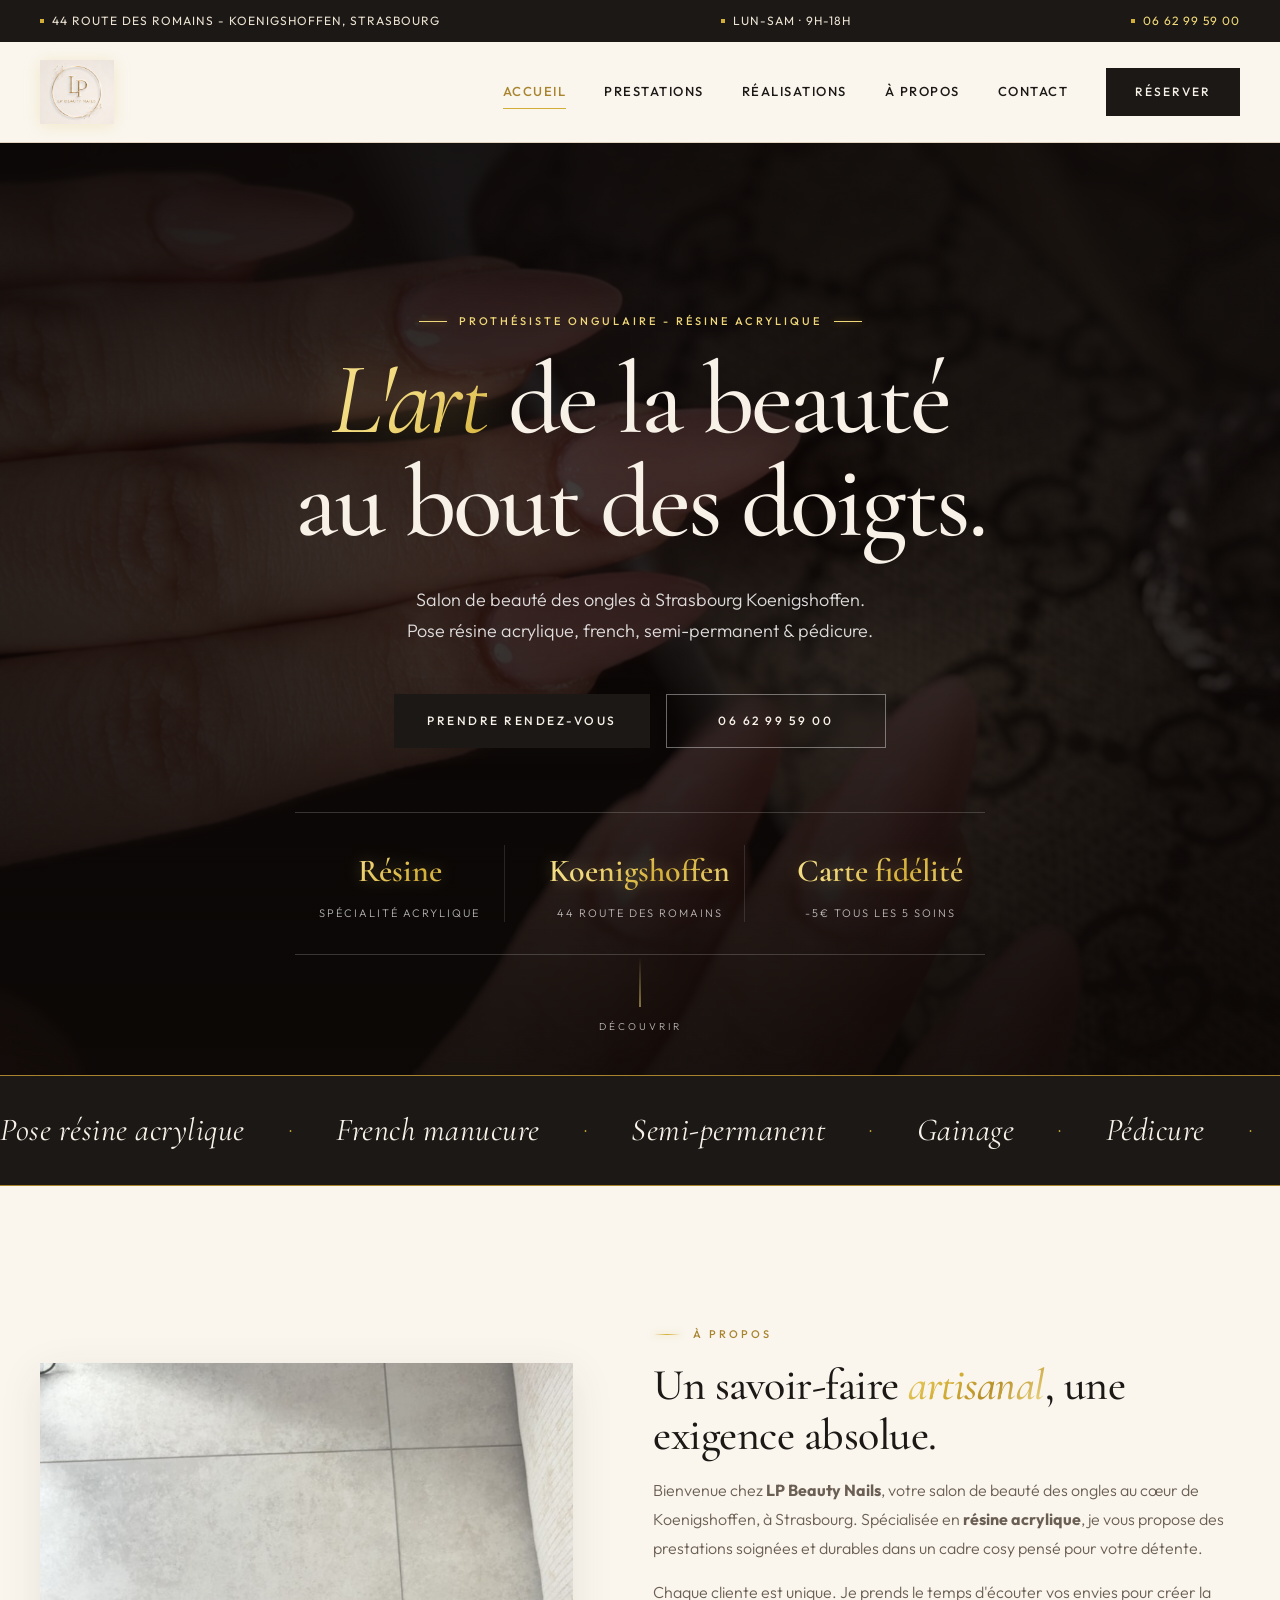
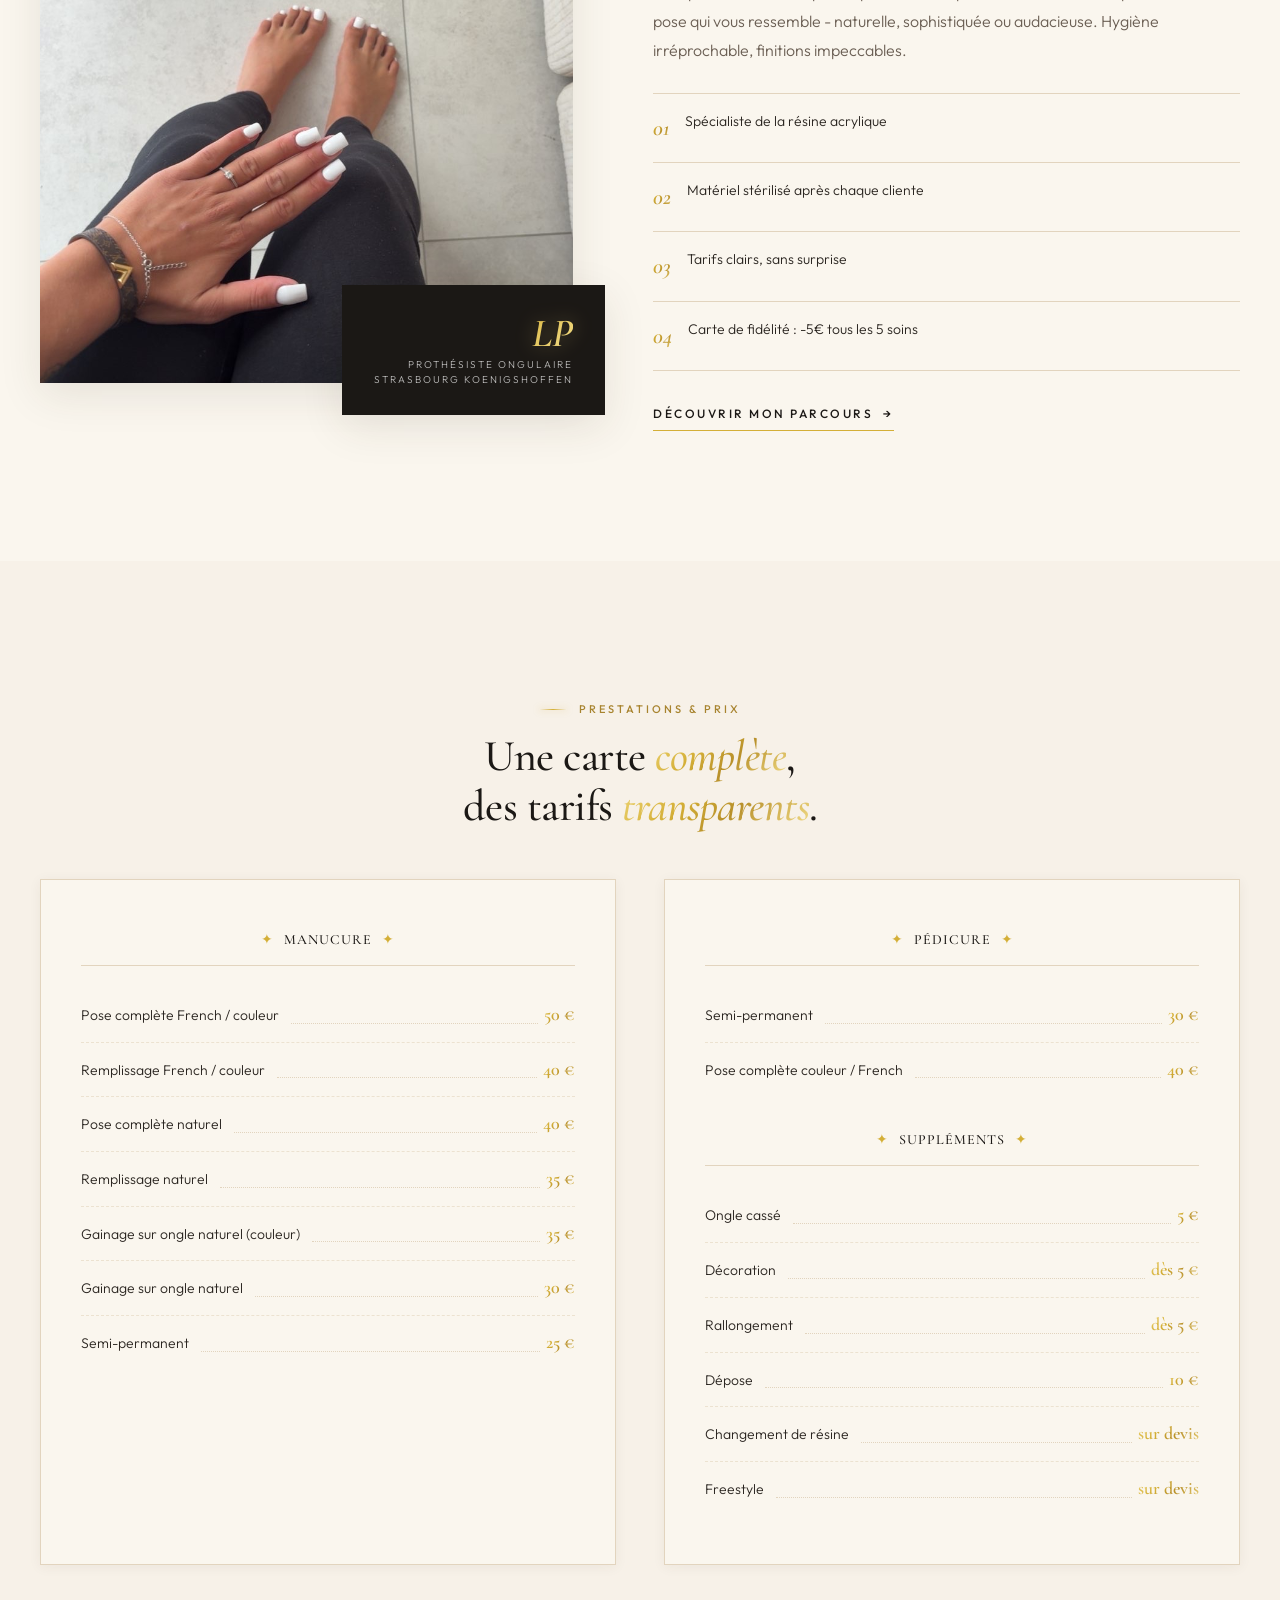
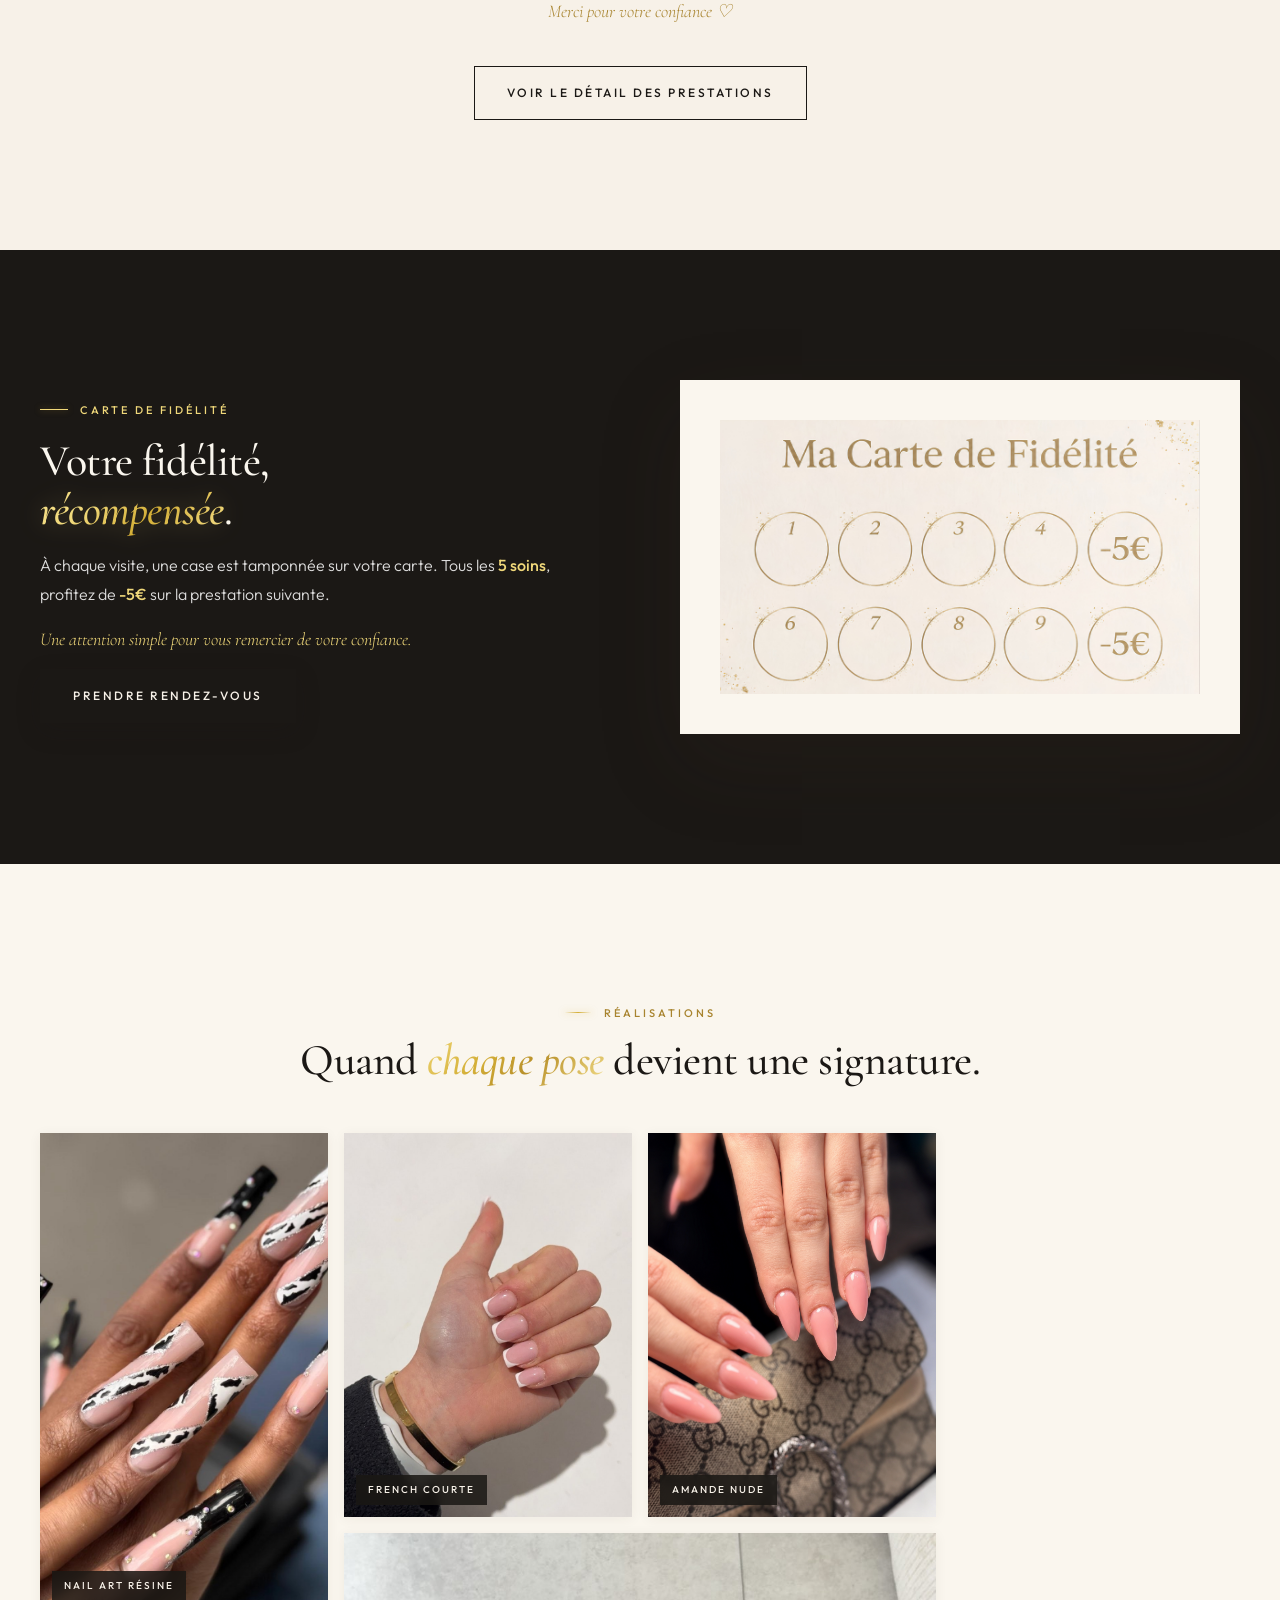
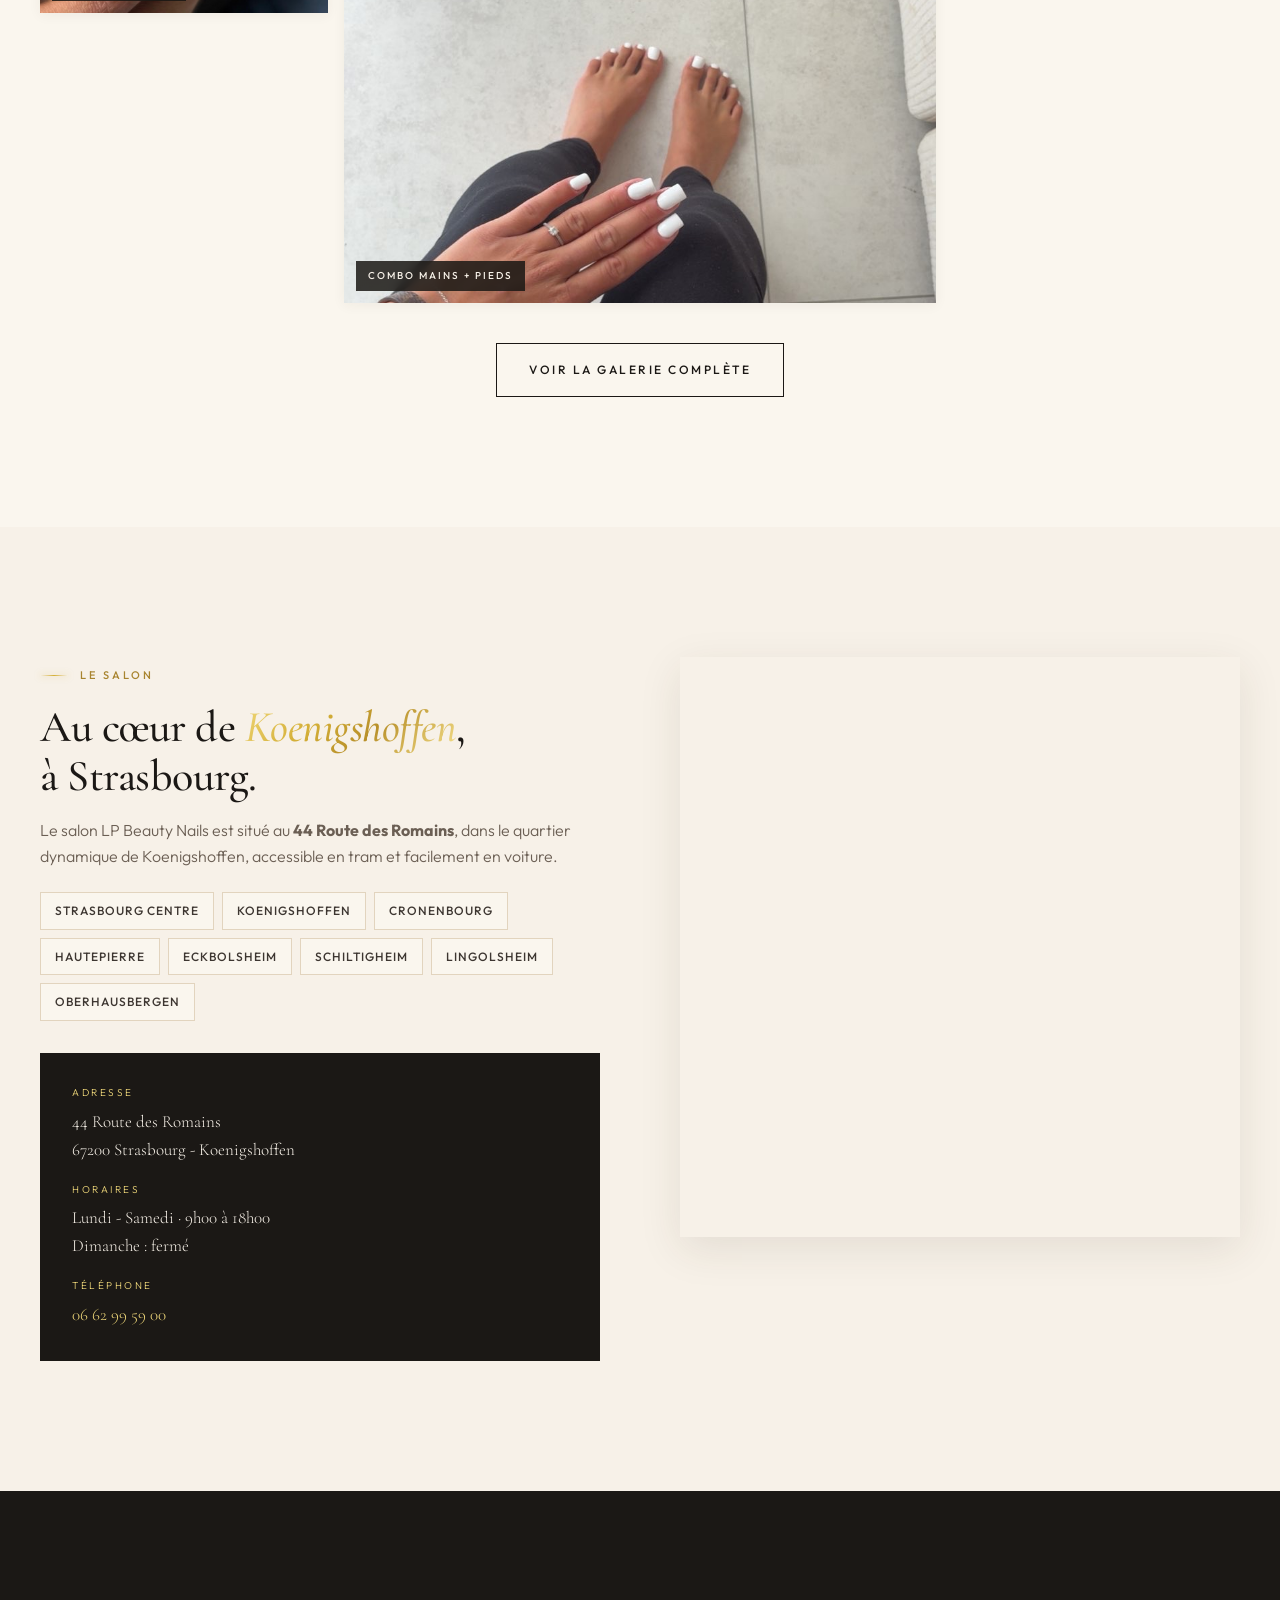
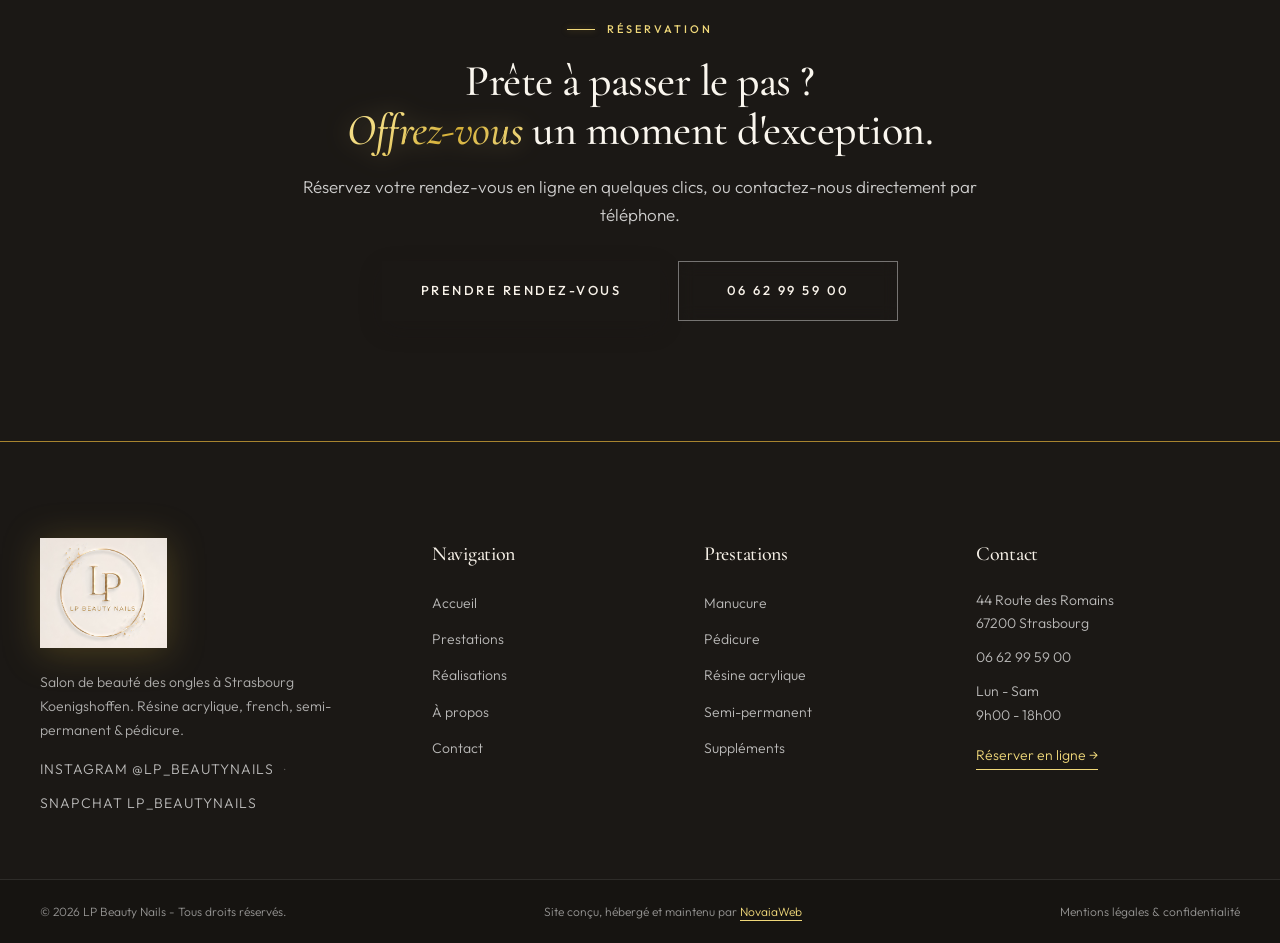
<file: index.html>
<!DOCTYPE html>
<html lang="fr">
<head>
<meta charset="UTF-8" />
<meta name="viewport" content="width=device-width, initial-scale=1.0" />
<title>LP Beauty Nails - Prothésiste ongulaire à Strasbourg Koenigshoffen</title>
<meta name="description" content="LP Beauty Nails, salon de beauté des ongles à Strasbourg Koenigshoffen. Pose résine acrylique, french, semi-permanent, pédicure. Réservation en ligne." />
<link rel="canonical" href="https://lpbeautynails.fr/" />
<link rel="alternate" hreflang="fr" href="https://lpbeautynails.fr/" />
<link rel="alternate" hreflang="x-default" href="https://lpbeautynails.fr/" />
<meta http-equiv="content-language" content="fr" />
<meta name="theme-color" content="#1B1815" />
<meta name="author" content="LP Beauty Nails" />
<meta name="robots" content="index, follow, max-image-preview:large" />
<meta name="geo.region" content="FR-67" />
<meta name="geo.placename" content="Strasbourg" />
<meta name="geo.position" content="48.5816;7.7095" />
<meta name="ICBM" content="48.5816, 7.7095" />

<meta property="og:type" content="website" />
<meta property="og:title" content="LP Beauty Nails - Prothésiste ongulaire à Strasbourg" />
<meta property="og:description" content="Salon de beauté des ongles à Strasbourg Koenigshoffen. Résine acrylique, french, semi-permanent, pédicure. Réservation en ligne." />
<meta property="og:url" content="https://lpbeautynails.fr/" />
<meta property="og:image" content="https://lpbeautynails.fr/images/logo.png" />
<meta property="og:locale" content="fr_FR" />
<meta property="og:site_name" content="LP Beauty Nails" />
<meta name="twitter:card" content="summary_large_image" />
<meta name="twitter:title" content="LP Beauty Nails - Prothésiste ongulaire à Strasbourg" />
<meta name="twitter:description" content="Salon de beauté des ongles à Strasbourg Koenigshoffen. Résine acrylique, french, semi-permanent, pédicure." />
<meta name="twitter:image" content="https://lpbeautynails.fr/images/logo.png" />

<link rel="icon" type="image/png" href="images/logo.png" />
<link rel="apple-touch-icon" href="images/logo.png" />

<link rel="preconnect" href="https://fonts.googleapis.com" />
<link rel="preconnect" href="https://fonts.gstatic.com" crossorigin />
<link href="https://fonts.googleapis.com/css2?family=Cormorant+Garamond:ital,wght@0,400;0,500;0,600;0,700;1,400;1,500&family=Outfit:wght@300;400;500;600&display=swap" rel="stylesheet" />

<link rel="stylesheet" href="css/style-mobile.css" />
<link rel="stylesheet" href="css/style-desktop.css" media="(min-width: 1024px)" />

<script type="application/ld+json">
{
  "@context": "https://schema.org",
  "@graph": [
    {
      "@type": "BeautySalon",
      "@id": "https://lpbeautynails.fr/#salon",
      "name": "LP Beauty Nails",
      "alternateName": "LP Beauty Nails Strasbourg",
      "description": "Salon de beauté des ongles à Strasbourg Koenigshoffen, spécialisé en pose résine acrylique, french manucure, semi-permanent et pédicure.",
      "image": "https://lpbeautynails.fr/images/logo.png",
      "logo": "https://lpbeautynails.fr/images/logo.png",
      "url": "https://lpbeautynails.fr/",
      "telephone": "+33662995900",
      "priceRange": "€€",
      "currenciesAccepted": "EUR",
      "paymentAccepted": "Cash, Credit Card",
      "address": {
        "@type": "PostalAddress",
        "streetAddress": "44 Route des Romains",
        "addressLocality": "Strasbourg",
        "addressRegion": "Grand Est",
        "postalCode": "67200",
        "addressCountry": "FR"
      },
      "geo": {
        "@type": "GeoCoordinates",
        "latitude": "48.5816",
        "longitude": "7.7095"
      },
      "openingHoursSpecification": [
        { "@type": "OpeningHoursSpecification", "dayOfWeek": ["Monday","Tuesday","Wednesday","Thursday","Friday","Saturday"], "opens": "09:00", "closes": "18:00" }
      ],
      "areaServed": [
        { "@type": "City", "name": "Strasbourg" },
        { "@type": "City", "name": "Koenigshoffen" },
        { "@type": "City", "name": "Cronenbourg" },
        { "@type": "City", "name": "Hautepierre" },
        { "@type": "City", "name": "Schiltigheim" },
        { "@type": "City", "name": "Eckbolsheim" },
        { "@type": "City", "name": "Lingolsheim" },
        { "@type": "City", "name": "Oberhausbergen" }
      ],
      "hasOfferCatalog": {
        "@type": "OfferCatalog",
        "name": "Prestations LP Beauty Nails",
        "itemListElement": [
          { "@type": "Offer", "itemOffered": { "@type": "Service", "name": "Pose complète French / couleur" }, "price": "50", "priceCurrency": "EUR" },
          { "@type": "Offer", "itemOffered": { "@type": "Service", "name": "Remplissage French / couleur" }, "price": "40", "priceCurrency": "EUR" },
          { "@type": "Offer", "itemOffered": { "@type": "Service", "name": "Pose complète naturel" }, "price": "40", "priceCurrency": "EUR" },
          { "@type": "Offer", "itemOffered": { "@type": "Service", "name": "Remplissage naturel" }, "price": "35", "priceCurrency": "EUR" },
          { "@type": "Offer", "itemOffered": { "@type": "Service", "name": "Gainage sur ongle naturel couleur" }, "price": "35", "priceCurrency": "EUR" },
          { "@type": "Offer", "itemOffered": { "@type": "Service", "name": "Gainage sur ongle naturel" }, "price": "30", "priceCurrency": "EUR" },
          { "@type": "Offer", "itemOffered": { "@type": "Service", "name": "Semi-permanent mains" }, "price": "25", "priceCurrency": "EUR" },
          { "@type": "Offer", "itemOffered": { "@type": "Service", "name": "Semi-permanent pieds" }, "price": "30", "priceCurrency": "EUR" },
          { "@type": "Offer", "itemOffered": { "@type": "Service", "name": "Pose complète pieds couleur / French" }, "price": "40", "priceCurrency": "EUR" }
        ]
      },
      "makesOffer": {
        "@type": "Offer",
        "name": "Offre",
        "description": "Pose complète 40€, remplissage 35€, combo mains + pieds 70€",
        "validFrom": "2026-05-11",
        "validThrough": "2026-06-11",
        "priceCurrency": "EUR"
      },
      "sameAs": [
        "https://www.instagram.com/lp_beautynails/",
        "https://www.snapchat.com/add/lp_beautynails"
      ]
    },
    {
      "@type": "WebSite",
      "@id": "https://lpbeautynails.fr/#website",
      "name": "LP Beauty Nails",
      "url": "https://lpbeautynails.fr/",
      "inLanguage": "fr-FR",
      "publisher": { "@id": "https://lpbeautynails.fr/#salon" }
    },
    {
      "@type": "BreadcrumbList",
      "itemListElement": [
        { "@type": "ListItem", "position": 1, "name": "Accueil", "item": "https://lpbeautynails.fr/" }
      ]
    }
  ]
}
</script>
</head>
<body>

<a class="skip" href="#main">Aller au contenu</a>

<!-- Top bar -->
<div class="topbar">
  <div class="topbar-inner">
    <span class="topbar-item topbar-hide"><span class="dot"></span>44 Route des Romains - Koenigshoffen, Strasbourg</span>
    <span class="topbar-item topbar-hide"><span class="dot"></span>Lun-Sam · 9h-18h</span>
    <a class="topbar-item topbar-link" href="tel:+33662995900"><span class="dot"></span>06 62 99 59 00</a>
  </div>
</div>

<!-- Navigation -->
<header class="nav" id="nav">
  <div class="nav-inner">
    <a href="index.html" class="nav-logo" aria-label="LP Beauty Nails - accueil">
      <img src="images/logo.png" alt="LP Beauty Nails - Prothésiste ongulaire à Strasbourg" width="180" height="180" loading="eager" fetchpriority="high" />
    </a>
    <nav class="nav-links" id="navLinks" aria-label="Navigation principale">
      <a href="index.html" class="nav-link active">Accueil</a>
      <a href="services.html" class="nav-link">Prestations</a>
      <a href="realisations.html" class="nav-link">Réalisations</a>
      <a href="a-propos.html" class="nav-link">À propos</a>
      <a href="contact.html" class="nav-link">Contact</a>
      <a href="https://www.cal.eu/lpbeautynails" target="_blank" rel="noopener" class="nav-cta">Réserver</a>
    </nav>
    <button class="nav-toggle" id="navToggle" aria-label="Ouvrir le menu" aria-expanded="false">
      <span></span><span></span><span></span>
    </button>
  </div>
</header>

<main id="main">

<!-- HERO -->
<section class="hero">
  <div class="hero-bg" aria-hidden="true">
    <div class="hero-bg-img" style="background-image:url('images/fond-arriere.png')"></div>
    <div class="hero-vignette"></div>
  </div>
  <div class="hero-content">
    <span class="eyebrow reveal">
      <span class="line"></span>
      Prothésiste ongulaire - Résine acrylique
      <span class="line"></span>
    </span>
    <h1 class="hero-title">
      <span class="reveal"><em>L'art</em> de la beauté</span>
      <span class="reveal">au bout des doigts.</span>
    </h1>
    <p class="hero-sub reveal">Salon de beauté des ongles à Strasbourg Koenigshoffen.<br />Pose résine acrylique, french, semi-permanent &amp; pédicure.</p>

    <div class="hero-actions reveal">
      <a href="https://www.cal.eu/lpbeautynails" target="_blank" rel="noopener" class="btn btn-primary">Prendre rendez-vous</a>
      <a href="tel:+33662995900" class="btn btn-ghost">06 62 99 59 00</a>
    </div>

    <ul class="hero-stats reveal">
      <li><strong>Résine</strong><span>spécialité acrylique</span></li>
      <li><strong>Koenigshoffen</strong><span>44 Route des Romains</span></li>
      <li><strong>Carte fidélité</strong><span>-5€ tous les 5 soins</span></li>
    </ul>
  </div>
  <div class="hero-scroll" aria-hidden="true">
    <span></span>découvrir
  </div>
</section>

<!-- MARQUEE -->
<div class="marquee" aria-hidden="true">
  <div class="marquee-track">
    <span>Pose résine acrylique</span><span class="diamond">◆</span>
    <span>French manucure</span><span class="diamond">◆</span>
    <span>Semi-permanent</span><span class="diamond">◆</span>
    <span>Gainage</span><span class="diamond">◆</span>
    <span>Pédicure</span><span class="diamond">◆</span>
    <span>Remplissage</span><span class="diamond">◆</span>
    <span>Décoration</span><span class="diamond">◆</span>
    <span>Pose résine acrylique</span><span class="diamond">◆</span>
    <span>French manucure</span><span class="diamond">◆</span>
    <span>Semi-permanent</span><span class="diamond">◆</span>
    <span>Gainage</span><span class="diamond">◆</span>
    <span>Pédicure</span><span class="diamond">◆</span>
  </div>
</div>

<!-- ABOUT -->
<section class="section about" id="about">
  <div class="container about-grid">
    <div class="about-media reveal">
      <div class="about-img" style="background-image:url('images/img4.jpeg')"></div>
      <div class="about-badge">
        <span class="badge-num">LP</span>
        <span class="badge-txt">Prothésiste ongulaire<br />Strasbourg Koenigshoffen</span>
      </div>
    </div>
    <div class="about-text">
      <span class="eyebrow eyebrow-dark reveal"><span class="line"></span>À propos</span>
      <h2 class="section-title reveal">Un savoir-faire <em>artisanal</em>, une exigence absolue.</h2>
      <p class="reveal">Bienvenue chez <strong>LP Beauty Nails</strong>, votre salon de beauté des ongles au cœur de Koenigshoffen, à Strasbourg. Spécialisée en <strong>résine acrylique</strong>, je vous propose des prestations soignées et durables dans un cadre cosy pensé pour votre détente.</p>
      <p class="reveal">Chaque cliente est unique. Je prends le temps d'écouter vos envies pour créer la pose qui vous ressemble - naturelle, sophistiquée ou audacieuse. Hygiène irréprochable, finitions impeccables.</p>
      <ul class="about-list reveal">
        <li><span>01</span>Spécialiste de la résine acrylique</li>
        <li><span>02</span>Matériel stérilisé après chaque cliente</li>
        <li><span>03</span>Tarifs clairs, sans surprise</li>
        <li><span>04</span>Carte de fidélité : -5€ tous les 5 soins</li>
      </ul>
      <a href="a-propos.html" class="link-arrow reveal">Découvrir mon parcours <span aria-hidden="true">→</span></a>
    </div>
  </div>
</section>

<!-- SERVICES + PRIX -->
<section class="section services" id="services">
  <div class="container">
    <div class="section-head">
      <span class="eyebrow eyebrow-dark reveal"><span class="line"></span>Prestations &amp; Prix</span>
      <h2 class="section-title reveal">Une carte <em>complète</em>,<br />des tarifs <em>transparents</em>.</h2>
    </div>

    <div class="pricing-grid">
      <div class="pricing-block reveal">
        <h3 class="pricing-title">Manucure</h3>
        <ul class="pricing-list">
          <li><span>Pose complète French / couleur</span><span class="dots"></span><strong>50 €</strong></li>
          <li><span>Remplissage French / couleur</span><span class="dots"></span><strong>40 €</strong></li>
          <li><span>Pose complète naturel</span><span class="dots"></span><strong>40 €</strong></li>
          <li><span>Remplissage naturel</span><span class="dots"></span><strong>35 €</strong></li>
          <li><span>Gainage sur ongle naturel (couleur)</span><span class="dots"></span><strong>35 €</strong></li>
          <li><span>Gainage sur ongle naturel</span><span class="dots"></span><strong>30 €</strong></li>
          <li><span>Semi-permanent</span><span class="dots"></span><strong>25 €</strong></li>
        </ul>
      </div>

      <div class="pricing-block reveal">
        <h3 class="pricing-title">Pédicure</h3>
        <ul class="pricing-list">
          <li><span>Semi-permanent</span><span class="dots"></span><strong>30 €</strong></li>
          <li><span>Pose complète couleur / French</span><span class="dots"></span><strong>40 €</strong></li>
        </ul>

        <h3 class="pricing-title pricing-title-mt">Suppléments</h3>
        <ul class="pricing-list">
          <li><span>Ongle cassé</span><span class="dots"></span><strong>5 €</strong></li>
          <li><span>Décoration</span><span class="dots"></span><strong>dès 5 €</strong></li>
          <li><span>Rallongement</span><span class="dots"></span><strong>dès 5 €</strong></li>
          <li><span>Dépose</span><span class="dots"></span><strong>10 €</strong></li>
          <li><span>Changement de résine</span><span class="dots"></span><strong>sur devis</strong></li>
          <li><span>Freestyle</span><span class="dots"></span><strong>sur devis</strong></li>
        </ul>
      </div>
    </div>

    <p class="pricing-note reveal">Merci pour votre confiance ♡</p>

    <div class="section-cta reveal">
      <a href="services.html" class="btn btn-outline">Voir le détail des prestations</a>
    </div>
  </div>
</section>

<!-- FIDÉLITÉ -->
<section class="section loyalty" id="loyalty">
  <div class="container loyalty-grid">
    <div class="loyalty-text reveal">
      <span class="eyebrow eyebrow-light"><span class="line"></span>Carte de fidélité</span>
      <h2 class="section-title section-title-light">Votre fidélité,<br /><em>récompensée</em>.</h2>
      <p>À chaque visite, une case est tamponnée sur votre carte. Tous les <strong>5 soins</strong>, profitez de <strong>-5€</strong> sur la prestation suivante.</p>
      <p class="loyalty-sub">Une attention simple pour vous remercier de votre confiance.</p>
      <a href="https://www.cal.eu/lpbeautynails" target="_blank" rel="noopener" class="btn btn-primary">Prendre rendez-vous</a>
    </div>
    <div class="loyalty-media reveal">
      <img src="images/carte-fidelite.png" alt="Carte de fidélité LP Beauty Nails - -5€ tous les 5 soins" loading="lazy" />
    </div>
  </div>
</section>

<!-- GALLERY -->
<section class="section gallery" id="gallery">
  <div class="container">
    <div class="section-head">
      <span class="eyebrow eyebrow-dark reveal"><span class="line"></span>Réalisations</span>
      <h2 class="section-title reveal">Quand <em>chaque pose</em> devient une signature.</h2>
    </div>

    <div class="gallery-grid">
      <a href="realisations.html" class="gallery-item gallery-item-tall reveal">
        <img src="images/img1.jpg" alt="Pose résine acrylique longue, nail art noir blanc argenté - LP Beauty Nails Strasbourg" loading="lazy" />
        <span class="gallery-tag">Nail art résine</span>
      </a>
      <a href="realisations.html" class="gallery-item reveal">
        <img src="images/img2.jpeg" alt="French manucure carrée courte blanche - LP Beauty Nails" loading="lazy" />
        <span class="gallery-tag">French courte</span>
      </a>
      <a href="realisations.html" class="gallery-item reveal">
        <img src="images/img6.png" alt="Pose résine amande nude rose - LP Beauty Nails Koenigshoffen" loading="lazy" />
        <span class="gallery-tag">Amande nude</span>
      </a>
      <a href="realisations.html" class="gallery-item gallery-item-wide reveal">
        <img src="images/img4.jpeg" alt="Combo mains et pieds blanc nacré - LP Beauty Nails Strasbourg" loading="lazy" />
        <span class="gallery-tag">Combo mains + pieds</span>
      </a>
    </div>

    <div class="section-cta reveal">
      <a href="realisations.html" class="btn btn-outline">Voir la galerie complète</a>
    </div>
  </div>
</section>

<!-- LOCATION -->
<section class="section location" id="location">
  <div class="container location-grid">
    <div class="location-text">
      <span class="eyebrow eyebrow-dark reveal"><span class="line"></span>Le salon</span>
      <h2 class="section-title reveal">Au cœur de <em>Koenigshoffen</em>,<br />à Strasbourg.</h2>
      <p class="reveal">Le salon LP Beauty Nails est situé au <strong>44 Route des Romains</strong>, dans le quartier dynamique de Koenigshoffen, accessible en tram et facilement en voiture.</p>
      <ul class="zones reveal">
        <li>Strasbourg centre</li>
        <li>Koenigshoffen</li>
        <li>Cronenbourg</li>
        <li>Hautepierre</li>
        <li>Eckbolsheim</li>
        <li>Schiltigheim</li>
        <li>Lingolsheim</li>
        <li>Oberhausbergen</li>
      </ul>
      <div class="info-box reveal">
        <div>
          <span class="info-label">Adresse</span>
          <span>44 Route des Romains<br />67200 Strasbourg - Koenigshoffen</span>
        </div>
        <div>
          <span class="info-label">Horaires</span>
          <span>Lundi - Samedi · 9h00 à 18h00<br />Dimanche : fermé</span>
        </div>
        <div>
          <span class="info-label">Téléphone</span>
          <span><a href="tel:+33662995900">06 62 99 59 00</a></span>
        </div>
      </div>
    </div>
    <div class="location-map reveal">
      <iframe src="https://www.google.com/maps?q=44%20Route%20des%20Romains%2067200%20Strasbourg&output=embed" width="100%" height="100%" style="border:0;" allowfullscreen="" loading="lazy" referrerpolicy="no-referrer-when-downgrade" title="Localisation LP Beauty Nails à Strasbourg"></iframe>
    </div>
  </div>
</section>

<!-- CONTACT / CTA FINAL -->
<section class="section contact-cta" id="contact">
  <div class="container">
    <div class="cta-card">
      <span class="eyebrow eyebrow-light reveal"><span class="line"></span>Réservation</span>
      <h2 class="section-title section-title-light reveal">Prête à passer le pas ?<br /><em>Offrez-vous</em> un moment d'exception.</h2>
      <p class="reveal">Réservez votre rendez-vous en ligne en quelques clics, ou contactez-nous directement par téléphone.</p>
      <div class="cta-actions reveal">
        <a href="https://www.cal.eu/lpbeautynails" target="_blank" rel="noopener" class="btn btn-primary btn-lg">Prendre rendez-vous</a>
        <a href="tel:+33662995900" class="btn btn-ghost btn-lg">06 62 99 59 00</a>
      </div>
    </div>
  </div>
</section>

</main>

<!-- FOOTER -->
<footer class="footer">
  <div class="container footer-grid">
    <div class="footer-col footer-brand">
      <a href="index.html" class="nav-logo">
        <img src="images/logo.png" alt="LP Beauty Nails - Salon de beauté des ongles Strasbourg" width="180" height="180" loading="lazy" />
      </a>
      <p>Salon de beauté des ongles à Strasbourg Koenigshoffen. Résine acrylique, french, semi-permanent &amp; pédicure.</p>
      <div class="socials">
        <a href="https://www.instagram.com/lp_beautynails/" target="_blank" rel="noopener">Instagram @lp_beautynails</a>
        <span>·</span>
        <a href="https://www.snapchat.com/add/lp_beautynails" target="_blank" rel="noopener">Snapchat lp_beautynails</a>
      </div>
    </div>
    <div class="footer-col">
      <h4>Navigation</h4>
      <ul>
        <li><a href="index.html">Accueil</a></li>
        <li><a href="services.html">Prestations</a></li>
        <li><a href="realisations.html">Réalisations</a></li>
        <li><a href="a-propos.html">À propos</a></li>
        <li><a href="contact.html">Contact</a></li>
      </ul>
    </div>
    <div class="footer-col">
      <h4>Prestations</h4>
      <ul>
        <li><a href="services.html#manucure">Manucure</a></li>
        <li><a href="services.html#pedicure">Pédicure</a></li>
        <li><a href="services.html#resine">Résine acrylique</a></li>
        <li><a href="services.html#semi">Semi-permanent</a></li>
        <li><a href="services.html#supplements">Suppléments</a></li>
      </ul>
    </div>
    <div class="footer-col">
      <h4>Contact</h4>
      <ul class="footer-contact">
        <li>44 Route des Romains<br />67200 Strasbourg</li>
        <li><a href="tel:+33662995900">06 62 99 59 00</a></li>
        <li>Lun - Sam<br />9h00 - 18h00</li>
        <li><a href="https://www.cal.eu/lpbeautynails" target="_blank" rel="noopener" class="footer-cta">Réserver en ligne →</a></li>
      </ul>
    </div>
  </div>
  <div class="footer-bottom">
    <div class="container footer-bottom-inner">
      <span>© 2026 LP Beauty Nails - Tous droits réservés.</span>
      <span class="footer-credit">Site conçu, hébergé et maintenu par <a href="https://novaiaweb.com" target="_blank" rel="noopener">NovaiaWeb</a></span>
      <a href="mentions-legales.html">Mentions légales &amp; confidentialité</a>
    </div>
  </div>
</footer>

<!-- Sticky call button (mobile) -->
<a href="tel:+33662995900" class="sticky-call" aria-label="Appeler LP Beauty Nails">
  <span class="sticky-ring"></span>
  <span>Appeler</span>
</a>

<script src="js/script.js" defer></script>
</body>
</html>
</file>
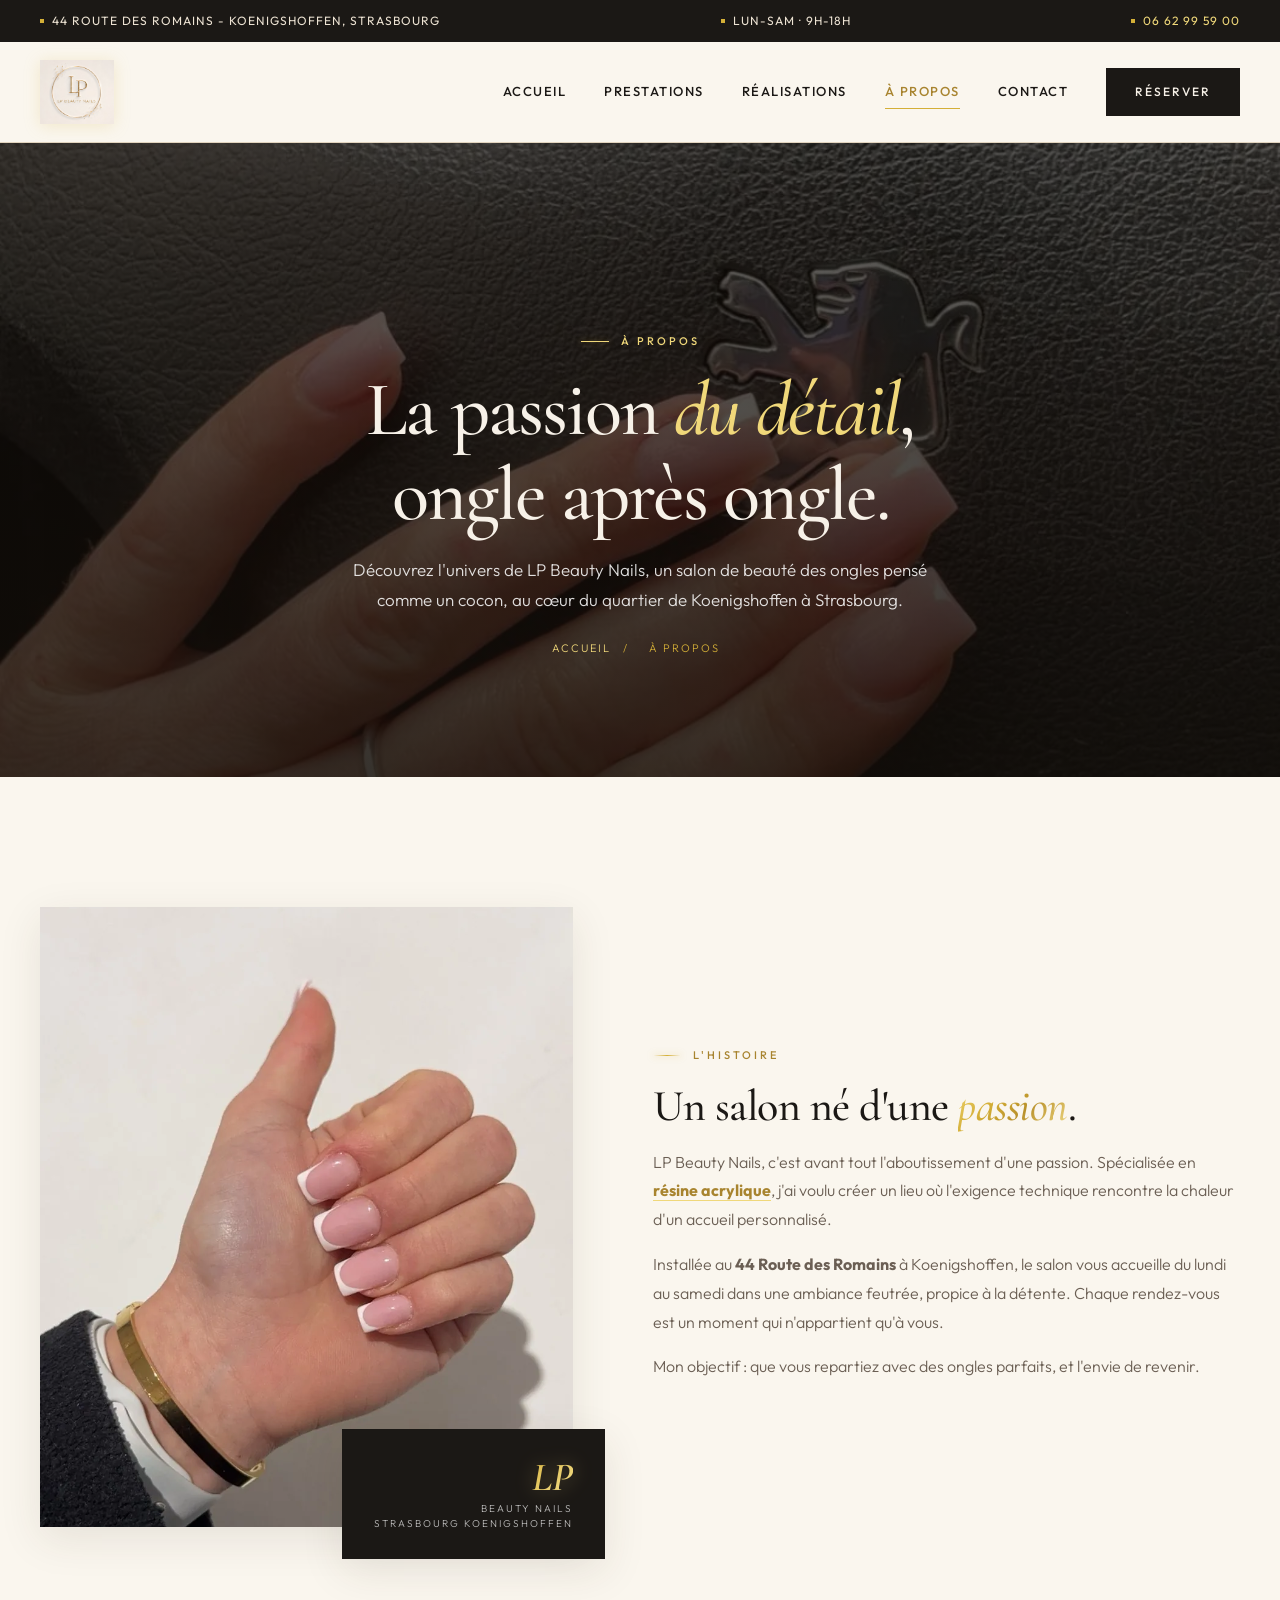
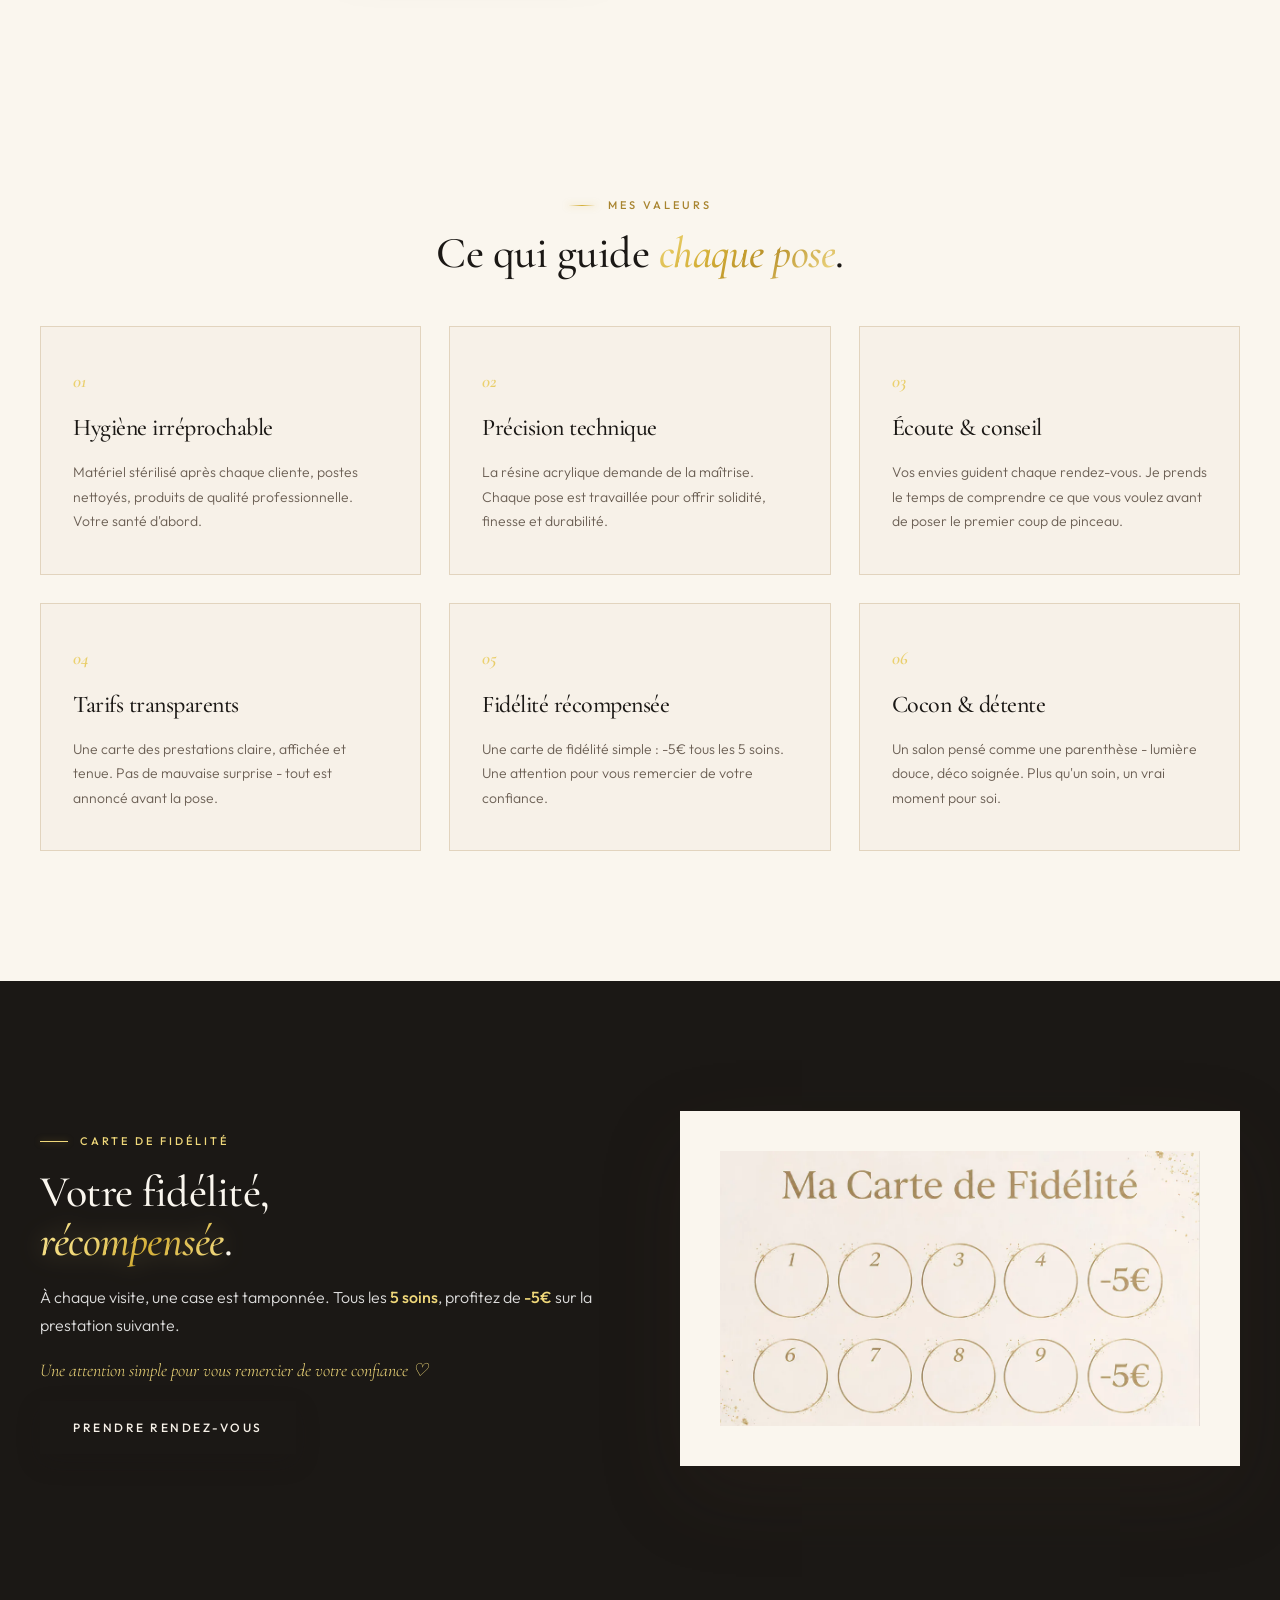
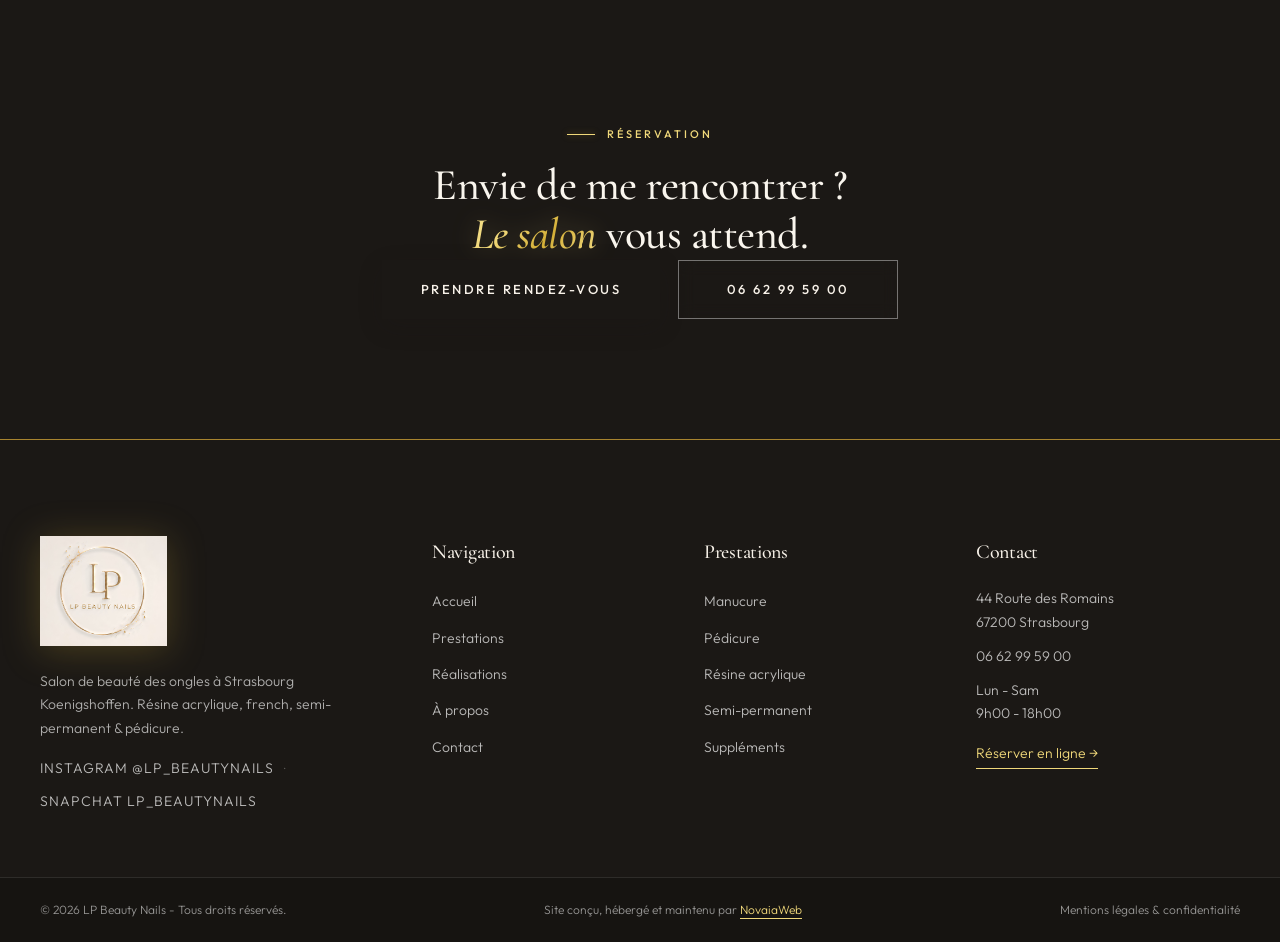
<file: a-propos.html>
<!DOCTYPE html>
<html lang="fr">
<head>
<meta charset="UTF-8" />
<meta name="viewport" content="width=device-width, initial-scale=1.0" />
<title>À propos - Prothésiste ongulaire à Koenigshoffen | LP Beauty Nails Strasbourg</title>
<meta name="description" content="Découvrez LP Beauty Nails, salon de beauté des ongles à Strasbourg Koenigshoffen. Spécialiste de la résine acrylique, hygiène, savoir-faire & passion." />
<link rel="canonical" href="https://lpbeautynails.fr/a-propos.html" />
<link rel="alternate" hreflang="fr" href="https://lpbeautynails.fr/a-propos.html" />
<link rel="alternate" hreflang="x-default" href="https://lpbeautynails.fr/a-propos.html" />
<meta http-equiv="content-language" content="fr" />
<meta name="theme-color" content="#1B1815" />
<meta name="author" content="LP Beauty Nails" />
<meta name="robots" content="index, follow, max-image-preview:large" />
<meta name="geo.region" content="FR-67" />
<meta name="geo.placename" content="Strasbourg" />
<meta name="geo.position" content="48.5816;7.7095" />
<meta name="ICBM" content="48.5816, 7.7095" />

<meta property="og:type" content="website" />
<meta property="og:title" content="À propos | LP Beauty Nails Strasbourg" />
<meta property="og:description" content="Salon de beauté des ongles à Koenigshoffen. Spécialité résine acrylique, savoir-faire & passion." />
<meta property="og:url" content="https://lpbeautynails.fr/a-propos.html" />
<meta property="og:image" content="https://lpbeautynails.fr/images/logo.png" />
<meta property="og:locale" content="fr_FR" />
<meta property="og:site_name" content="LP Beauty Nails" />
<meta name="twitter:card" content="summary_large_image" />
<meta name="twitter:title" content="À propos | LP Beauty Nails Strasbourg" />
<meta name="twitter:description" content="Salon de beauté des ongles à Koenigshoffen. Spécialité résine acrylique, savoir-faire et passion." />
<meta name="twitter:image" content="https://lpbeautynails.fr/images/logo.png" />

<link rel="icon" type="image/png" href="images/logo.png" />
<link rel="apple-touch-icon" href="images/logo.png" />

<link rel="preconnect" href="https://fonts.googleapis.com" />
<link rel="preconnect" href="https://fonts.gstatic.com" crossorigin />
<link href="https://fonts.googleapis.com/css2?family=Cormorant+Garamond:ital,wght@0,400;0,500;0,600;0,700;1,400;1,500&family=Outfit:wght@300;400;500;600&display=swap" rel="stylesheet" />

<link rel="stylesheet" href="css/style-mobile.css" />
<link rel="stylesheet" href="css/style-desktop.css" media="(min-width: 1024px)" />

<script type="application/ld+json">
{
  "@context": "https://schema.org",
  "@graph": [
    {
      "@type": "AboutPage",
      "@id": "https://lpbeautynails.fr/a-propos.html#about",
      "name": "À propos - LP Beauty Nails",
      "description": "Découvrez LP Beauty Nails, salon de beauté des ongles à Strasbourg Koenigshoffen, spécialisé en résine acrylique.",
      "url": "https://lpbeautynails.fr/a-propos.html",
      "inLanguage": "fr-FR",
      "mainEntity": {
        "@type": "BeautySalon",
        "name": "LP Beauty Nails",
        "telephone": "+33662995900",
        "url": "https://lpbeautynails.fr/",
        "image": "https://lpbeautynails.fr/images/logo.png",
        "address": {
          "@type": "PostalAddress",
          "streetAddress": "44 Route des Romains",
          "addressLocality": "Strasbourg",
          "postalCode": "67200",
          "addressCountry": "FR"
        }
      }
    },
    {
      "@type": "BreadcrumbList",
      "itemListElement": [
        { "@type": "ListItem", "position": 1, "name": "Accueil", "item": "https://lpbeautynails.fr/" },
        { "@type": "ListItem", "position": 2, "name": "À propos", "item": "https://lpbeautynails.fr/a-propos.html" }
      ]
    }
  ]
}
</script>
</head>
<body>

<a class="skip" href="#main">Aller au contenu</a>

<div class="topbar">
  <div class="topbar-inner">
    <span class="topbar-item topbar-hide"><span class="dot"></span>44 Route des Romains - Koenigshoffen, Strasbourg</span>
    <span class="topbar-item topbar-hide"><span class="dot"></span>Lun-Sam · 9h-18h</span>
    <a class="topbar-item topbar-link" href="tel:+33662995900"><span class="dot"></span>06 62 99 59 00</a>
  </div>
</div>

<header class="nav" id="nav">
  <div class="nav-inner">
    <a href="/" class="nav-logo" aria-label="LP Beauty Nails - accueil">
      <img src="images/logo.png" alt="LP Beauty Nails - Prothésiste ongulaire à Strasbourg" width="435" height="378" loading="eager" fetchpriority="high" />
    </a>
    <nav class="nav-links" id="navLinks" aria-label="Navigation principale">
      <a href="/" class="nav-link">Accueil</a>
      <a href="services.html" class="nav-link">Prestations</a>
      <a href="realisations.html" class="nav-link">Réalisations</a>
      <a href="a-propos.html" class="nav-link active">À propos</a>
      <a href="contact.html" class="nav-link">Contact</a>
      <a href="https://www.cal.eu/lpbeautynails" target="_blank" rel="noopener" class="nav-cta">Réserver</a>
    </nav>
    <button class="nav-toggle" id="navToggle" aria-label="Ouvrir le menu" aria-expanded="false">
      <span></span><span></span><span></span>
    </button>
  </div>
</header>

<main id="main">

<section class="page-hero">
  <div class="page-hero-bg" style="background-image:url('images/img7.webp')"></div>
  <div class="page-hero-overlay"></div>
  <div class="container page-hero-content">
    <span class="eyebrow eyebrow-light reveal"><span class="line"></span>À propos</span>
    <h1 class="page-title reveal">La passion <em>du détail</em>,<br />ongle après ongle.</h1>
    <p class="page-sub reveal">Découvrez l'univers de LP Beauty Nails, un salon de beauté des ongles pensé comme un cocon, au cœur du quartier de Koenigshoffen à Strasbourg.</p>
    <nav class="breadcrumb reveal" aria-label="Fil d'ariane">
      <a href="/">Accueil</a> <span>/</span> <span>À propos</span>
    </nav>
  </div>
</section>

<!-- STORY -->
<section class="section about" id="story">
  <div class="container about-grid">
    <div class="about-media reveal">
      <div class="about-img" style="background-image:url('images/img2.webp')"></div>
      <div class="about-badge">
        <span class="badge-num">LP</span>
        <span class="badge-txt">Beauty Nails<br />Strasbourg Koenigshoffen</span>
      </div>
    </div>
    <div class="about-text">
      <span class="eyebrow eyebrow-dark reveal"><span class="line"></span>L'histoire</span>
      <h2 class="section-title reveal">Un salon né d'une <em>passion</em>.</h2>
      <p class="reveal">LP Beauty Nails, c'est avant tout l'aboutissement d'une passion. Spécialisée en <a href="services.html#manucure"><strong>résine acrylique</strong></a>, j'ai voulu créer un lieu où l'exigence technique rencontre la chaleur d'un accueil personnalisé.</p>
      <p class="reveal">Installée au <strong>44 Route des Romains</strong> à Koenigshoffen, le salon vous accueille du lundi au samedi dans une ambiance feutrée, propice à la détente. Chaque rendez-vous est un moment qui n'appartient qu'à vous.</p>
      <p class="reveal">Mon objectif : que vous repartiez avec des ongles parfaits, et l'envie de revenir.</p>
    </div>
  </div>
</section>

<!-- VALUES -->
<section class="section values">
  <div class="container">
    <div class="section-head">
      <span class="eyebrow eyebrow-dark reveal"><span class="line"></span>Mes valeurs</span>
      <h2 class="section-title reveal">Ce qui guide <em>chaque pose</em>.</h2>
    </div>

    <div class="values-grid">
      <article class="value-card reveal">
        <span class="value-num">01</span>
        <h3>Hygiène irréprochable</h3>
        <p>Matériel stérilisé après chaque cliente, postes nettoyés, produits de qualité professionnelle. Votre santé d'abord.</p>
      </article>
      <article class="value-card reveal">
        <span class="value-num">02</span>
        <h3>Précision technique</h3>
        <p>La résine acrylique demande de la maîtrise. Chaque pose est travaillée pour offrir solidité, finesse et durabilité.</p>
      </article>
      <article class="value-card reveal">
        <span class="value-num">03</span>
        <h3>Écoute &amp; conseil</h3>
        <p>Vos envies guident chaque rendez-vous. Je prends le temps de comprendre ce que vous voulez avant de poser le premier coup de pinceau.</p>
      </article>
      <article class="value-card reveal">
        <span class="value-num">04</span>
        <h3>Tarifs transparents</h3>
        <p>Une carte des prestations claire, affichée et tenue. Pas de mauvaise surprise - tout est annoncé avant la pose.</p>
      </article>
      <article class="value-card reveal">
        <span class="value-num">05</span>
        <h3>Fidélité récompensée</h3>
        <p>Une carte de fidélité simple : -5€ tous les 5 soins. Une attention pour vous remercier de votre confiance.</p>
      </article>
      <article class="value-card reveal">
        <span class="value-num">06</span>
        <h3>Cocon &amp; détente</h3>
        <p>Un salon pensé comme une parenthèse - lumière douce, déco soignée. Plus qu'un soin, un vrai moment pour soi.</p>
      </article>
    </div>
  </div>
</section>

<!-- LOYALTY -->
<section class="section loyalty">
  <div class="container loyalty-grid">
    <div class="loyalty-text reveal">
      <span class="eyebrow eyebrow-light"><span class="line"></span>Carte de fidélité</span>
      <h2 class="section-title section-title-light">Votre fidélité,<br /><em>récompensée</em>.</h2>
      <p>À chaque visite, une case est tamponnée. Tous les <strong>5 soins</strong>, profitez de <strong>-5€</strong> sur la prestation suivante.</p>
      <p class="loyalty-sub">Une attention simple pour vous remercier de votre confiance ♡</p>
      <a href="https://www.cal.eu/lpbeautynails" target="_blank" rel="noopener" class="btn btn-primary">Prendre rendez-vous</a>
    </div>
    <div class="loyalty-media reveal">
      <picture><source srcset="images/carte-fidelite.webp" type="image/webp" /><img src="images/carte-fidelite.png" alt="Carte de fidélité LP Beauty Nails - -5€ tous les 5 soins" width="1050" height="600" loading="lazy" /></picture>
    </div>
  </div>
</section>

<!-- CTA FINAL -->
<section class="section contact-cta">
  <div class="container">
    <div class="cta-card">
      <span class="eyebrow eyebrow-light reveal"><span class="line"></span>Réservation</span>
      <h2 class="section-title section-title-light reveal">Envie de me rencontrer ?<br /><em>Le salon</em> vous attend.</h2>
      <div class="cta-actions reveal">
        <a href="https://www.cal.eu/lpbeautynails" target="_blank" rel="noopener" class="btn btn-primary btn-lg">Prendre rendez-vous</a>
        <a href="tel:+33662995900" class="btn btn-ghost btn-lg">06 62 99 59 00</a>
      </div>
    </div>
  </div>
</section>

</main>

<footer class="footer">
  <div class="container footer-grid">
    <div class="footer-col footer-brand">
      <a href="/" class="nav-logo">
        <img src="images/logo.png" alt="LP Beauty Nails - Salon de beauté des ongles Strasbourg" width="435" height="378" loading="lazy" />
      </a>
      <p>Salon de beauté des ongles à Strasbourg Koenigshoffen. Résine acrylique, french, semi-permanent &amp; pédicure.</p>
      <div class="socials">
        <a href="https://www.instagram.com/lp_beautynails/" target="_blank" rel="noopener">Instagram @lp_beautynails</a>
        <span>·</span>
        <a href="https://www.snapchat.com/add/lp_beautynails" target="_blank" rel="noopener">Snapchat lp_beautynails</a>
      </div>
    </div>
    <div class="footer-col">
      <h4>Navigation</h4>
      <ul>
        <li><a href="/">Accueil</a></li>
        <li><a href="services.html">Prestations</a></li>
        <li><a href="realisations.html">Réalisations</a></li>
        <li><a href="a-propos.html">À propos</a></li>
        <li><a href="contact.html">Contact</a></li>
      </ul>
    </div>
    <div class="footer-col">
      <h4>Prestations</h4>
      <ul>
        <li><a href="services.html#manucure">Manucure</a></li>
        <li><a href="services.html#pedicure">Pédicure</a></li>
        <li><a href="services.html#resine">Résine acrylique</a></li>
        <li><a href="services.html#semi">Semi-permanent</a></li>
        <li><a href="services.html#supplements">Suppléments</a></li>
      </ul>
    </div>
    <div class="footer-col">
      <h4>Contact</h4>
      <ul class="footer-contact">
        <li>44 Route des Romains<br />67200 Strasbourg</li>
        <li><a href="tel:+33662995900">06 62 99 59 00</a></li>
        <li>Lun - Sam<br />9h00 - 18h00</li>
        <li><a href="https://www.cal.eu/lpbeautynails" target="_blank" rel="noopener" class="footer-cta">Réserver en ligne →</a></li>
      </ul>
    </div>
  </div>
  <div class="footer-bottom">
    <div class="container footer-bottom-inner">
      <span>© 2026 LP Beauty Nails - Tous droits réservés.</span>
      <span class="footer-credit">Site conçu, hébergé et maintenu par <a href="https://novaiaweb.com" target="_blank" rel="noopener">NovaiaWeb</a></span>
      <a href="mentions-legales.html">Mentions légales &amp; confidentialité</a>
    </div>
  </div>
</footer>

<a href="tel:+33662995900" class="sticky-call" aria-label="Appeler LP Beauty Nails">
  <span class="sticky-ring"></span>
  <span>Appeler</span>
</a>

<script src="js/script.js" defer></script>
</body>
</html>
</file>
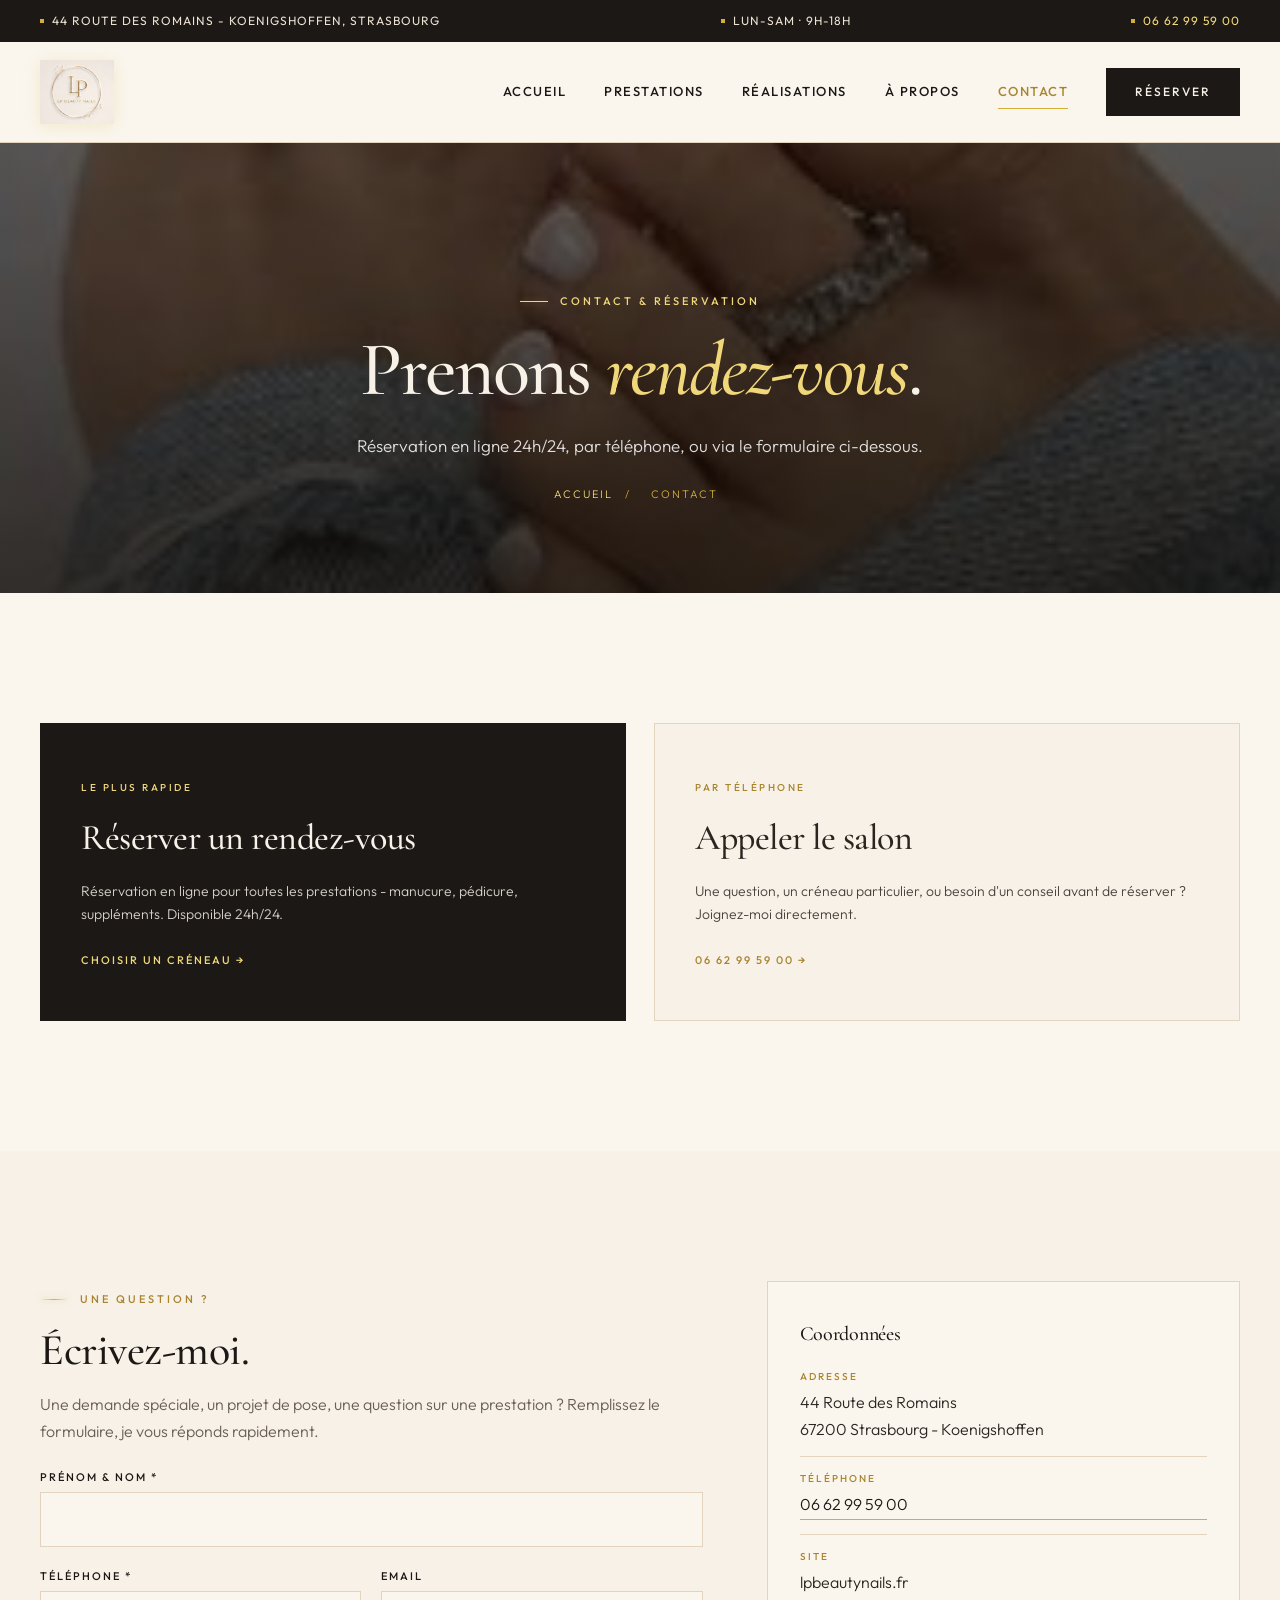
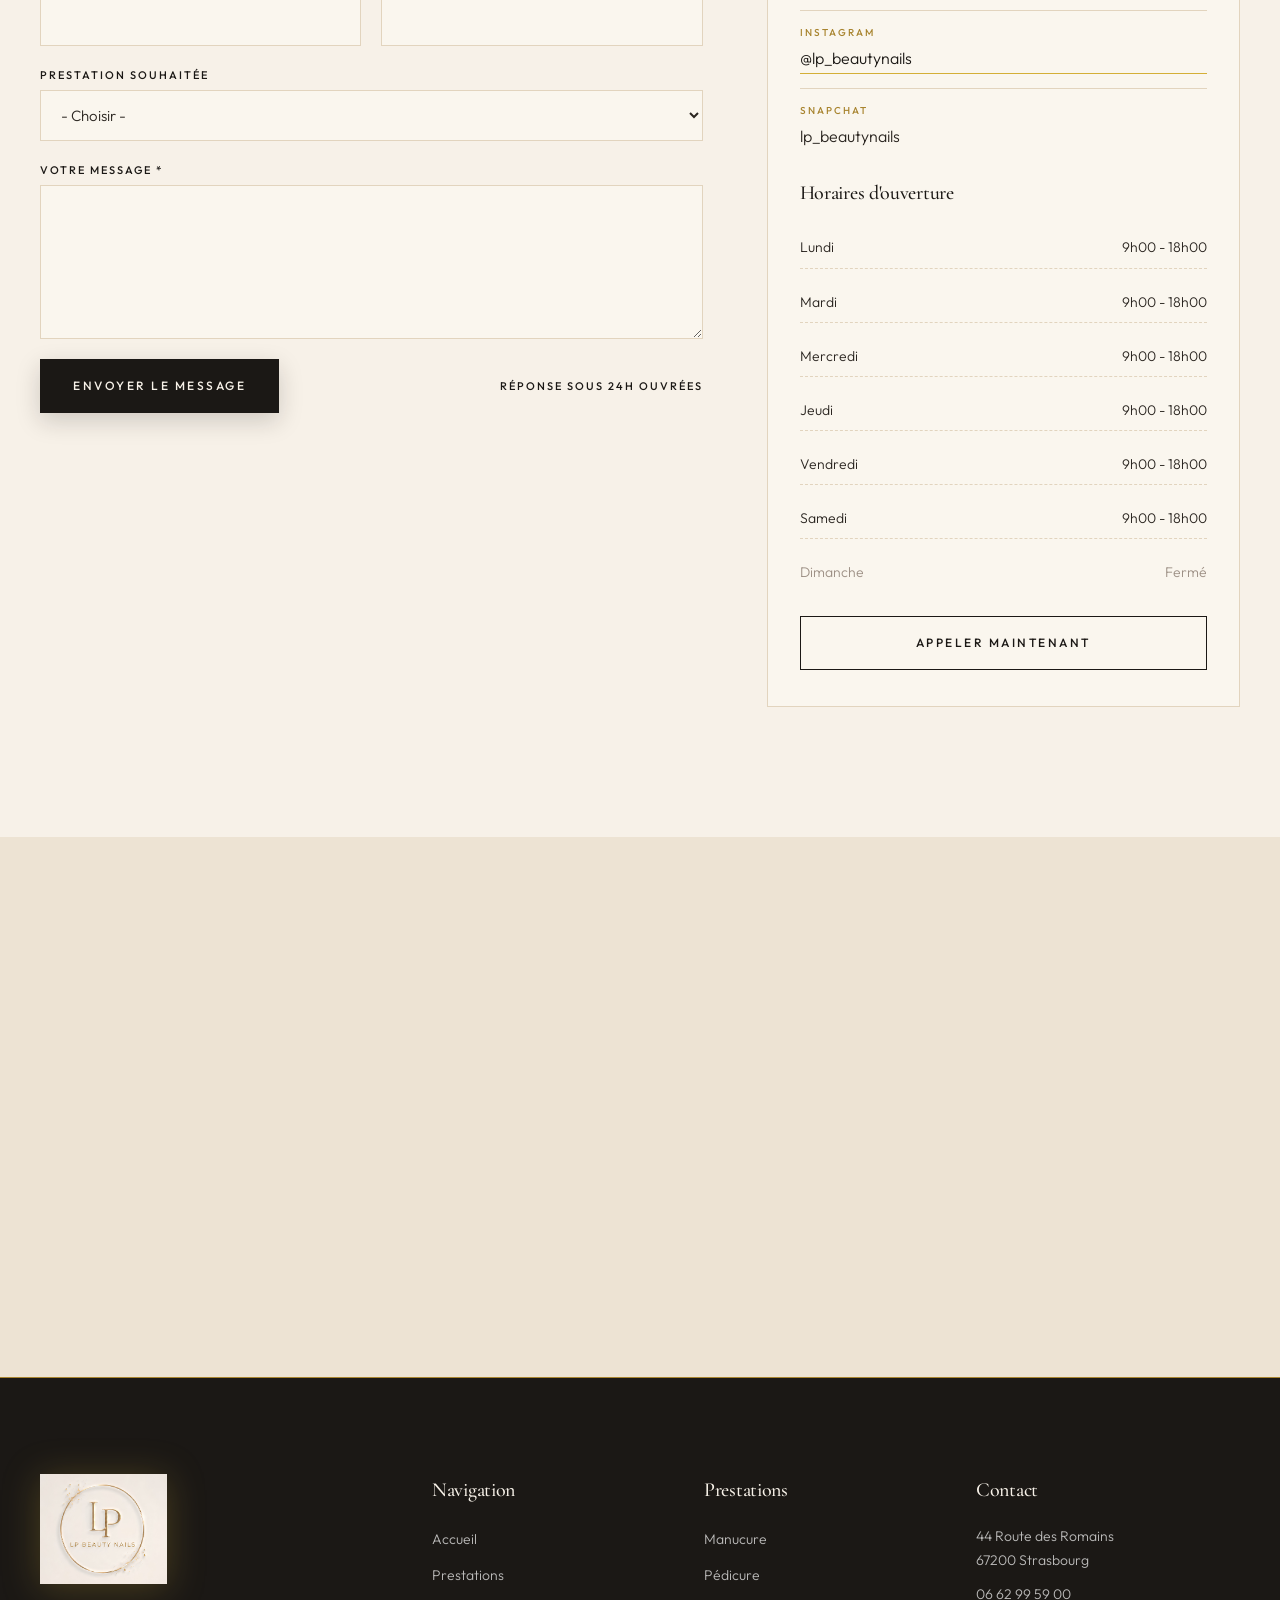
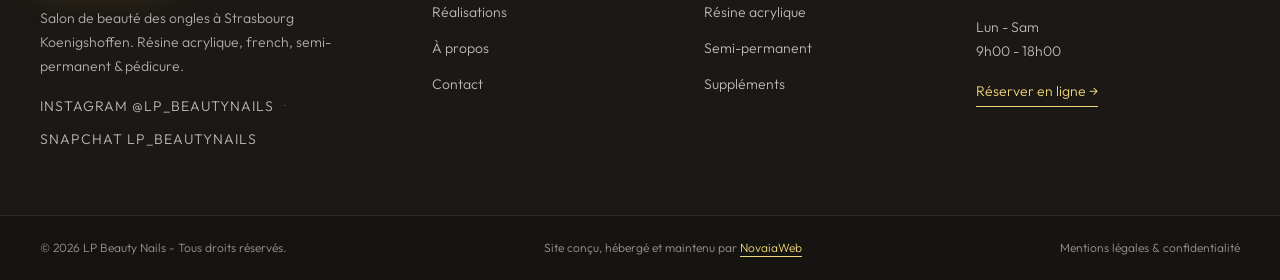
<file: contact.html>
<!DOCTYPE html>
<html lang="fr">
<head>
<meta charset="UTF-8" />
<meta name="viewport" content="width=device-width, initial-scale=1.0" />
<title>Contact &amp; Réservation - LP Beauty Nails à Strasbourg Koenigshoffen</title>
<meta name="description" content="Contactez LP Beauty Nails à Strasbourg : 44 Route des Romains, 06 62 99 59 00. Réservez votre rendez-vous en ligne, salon ouvert du lundi au samedi 9h-18h." />
<link rel="canonical" href="https://lpbeautynails.fr/contact.html" />
<link rel="alternate" hreflang="fr" href="https://lpbeautynails.fr/contact.html" />
<link rel="alternate" hreflang="x-default" href="https://lpbeautynails.fr/contact.html" />
<meta http-equiv="content-language" content="fr" />
<meta name="theme-color" content="#1B1815" />
<meta name="author" content="LP Beauty Nails" />
<meta name="robots" content="index, follow, max-image-preview:large" />
<meta name="geo.region" content="FR-67" />
<meta name="geo.placename" content="Strasbourg" />
<meta name="geo.position" content="48.5816;7.7095" />
<meta name="ICBM" content="48.5816, 7.7095" />

<meta property="og:type" content="website" />
<meta property="og:title" content="Contact & Réservation | LP Beauty Nails" />
<meta property="og:description" content="44 Route des Romains, 67200 Strasbourg - 06 62 99 59 00. Réservation en ligne." />
<meta property="og:url" content="https://lpbeautynails.fr/contact.html" />
<meta property="og:image" content="https://lpbeautynails.fr/images/logo.png" />
<meta property="og:locale" content="fr_FR" />
<meta property="og:site_name" content="LP Beauty Nails" />
<meta name="twitter:card" content="summary_large_image" />
<meta name="twitter:title" content="Contact & Réservation | LP Beauty Nails" />
<meta name="twitter:description" content="44 Route des Romains, 67200 Strasbourg. 06 62 99 59 00. Réservation en ligne 24h/24." />
<meta name="twitter:image" content="https://lpbeautynails.fr/images/logo.png" />

<link rel="icon" type="image/png" href="images/logo.png" />
<link rel="apple-touch-icon" href="images/logo.png" />

<link rel="preconnect" href="https://fonts.googleapis.com" />
<link rel="preconnect" href="https://fonts.gstatic.com" crossorigin />
<link href="https://fonts.googleapis.com/css2?family=Cormorant+Garamond:ital,wght@0,400;0,500;0,600;0,700;1,400;1,500&family=Outfit:wght@300;400;500;600&display=swap" rel="stylesheet" />

<link rel="stylesheet" href="css/style-mobile.css" />
<link rel="stylesheet" href="css/style-desktop.css" media="(min-width: 1024px)" />

<script type="application/ld+json">
{
  "@context": "https://schema.org",
  "@graph": [
    {
      "@type": "ContactPage",
      "@id": "https://lpbeautynails.fr/contact.html#contact",
      "name": "Contact & Réservation - LP Beauty Nails",
      "description": "Contactez le salon LP Beauty Nails à Strasbourg : adresse, téléphone, horaires, formulaire et réservation en ligne.",
      "url": "https://lpbeautynails.fr/contact.html",
      "inLanguage": "fr-FR",
      "mainEntity": {
        "@type": "BeautySalon",
        "name": "LP Beauty Nails",
        "telephone": "+33662995900",
        "url": "https://lpbeautynails.fr/",
        "image": "https://lpbeautynails.fr/images/logo.png",
        "address": {
          "@type": "PostalAddress",
          "streetAddress": "44 Route des Romains",
          "addressLocality": "Strasbourg",
          "addressRegion": "Grand Est",
          "postalCode": "67200",
          "addressCountry": "FR"
        },
        "geo": {
          "@type": "GeoCoordinates",
          "latitude": "48.5816",
          "longitude": "7.7095"
        },
        "openingHoursSpecification": [
          { "@type": "OpeningHoursSpecification", "dayOfWeek": ["Monday","Tuesday","Wednesday","Thursday","Friday","Saturday"], "opens": "09:00", "closes": "18:00" }
        ],
        "contactPoint": {
          "@type": "ContactPoint",
          "telephone": "+33662995900",
          "contactType": "customer service",
          "areaServed": "FR",
          "availableLanguage": ["French"]
        }
      }
    },
    {
      "@type": "BreadcrumbList",
      "itemListElement": [
        { "@type": "ListItem", "position": 1, "name": "Accueil", "item": "https://lpbeautynails.fr/" },
        { "@type": "ListItem", "position": 2, "name": "Contact", "item": "https://lpbeautynails.fr/contact.html" }
      ]
    }
  ]
}
</script>
</head>
<body>

<a class="skip" href="#main">Aller au contenu</a>

<div class="topbar">
  <div class="topbar-inner">
    <span class="topbar-item topbar-hide"><span class="dot"></span>44 Route des Romains - Koenigshoffen, Strasbourg</span>
    <span class="topbar-item topbar-hide"><span class="dot"></span>Lun-Sam · 9h-18h</span>
    <a class="topbar-item topbar-link" href="tel:+33662995900"><span class="dot"></span>06 62 99 59 00</a>
  </div>
</div>

<header class="nav" id="nav">
  <div class="nav-inner">
    <a href="/" class="nav-logo" aria-label="LP Beauty Nails - accueil">
      <img src="images/logo.png" alt="LP Beauty Nails - Prothésiste ongulaire à Strasbourg" width="435" height="378" loading="eager" fetchpriority="high" />
    </a>
    <nav class="nav-links" id="navLinks" aria-label="Navigation principale">
      <a href="/" class="nav-link">Accueil</a>
      <a href="services.html" class="nav-link">Prestations</a>
      <a href="realisations.html" class="nav-link">Réalisations</a>
      <a href="a-propos.html" class="nav-link">À propos</a>
      <a href="contact.html" class="nav-link active">Contact</a>
      <a href="https://www.cal.eu/lpbeautynails" target="_blank" rel="noopener" class="nav-cta">Réserver</a>
    </nav>
    <button class="nav-toggle" id="navToggle" aria-label="Ouvrir le menu" aria-expanded="false">
      <span></span><span></span><span></span>
    </button>
  </div>
</header>

<main id="main">

<section class="page-hero page-hero-short">
  <div class="page-hero-bg" style="background-image:url('images/img5.jpg')"></div>
  <div class="page-hero-overlay"></div>
  <div class="container page-hero-content">
    <span class="eyebrow eyebrow-light reveal"><span class="line"></span>Contact &amp; Réservation</span>
    <h1 class="page-title reveal">Prenons <em>rendez-vous</em>.</h1>
    <p class="page-sub reveal">Réservation en ligne 24h/24, par téléphone, ou via le formulaire ci-dessous.</p>
    <nav class="breadcrumb reveal" aria-label="Fil d'ariane">
      <a href="/">Accueil</a> <span>/</span> <span>Contact</span>
    </nav>
  </div>
</section>

<!-- BOOK CTA -->
<section class="section book-cta">
  <div class="container book-grid">
    <a href="https://www.cal.eu/lpbeautynails" target="_blank" rel="noopener" class="book-card book-card-primary reveal">
      <span class="book-eyebrow">Le plus rapide</span>
      <h2>Réserver un rendez-vous</h2>
      <p>Réservation en ligne pour toutes les prestations - manucure, pédicure, suppléments. Disponible 24h/24.</p>
      <span class="book-arrow">Choisir un créneau →</span>
    </a>
    <a href="tel:+33662995900" class="book-card reveal">
      <span class="book-eyebrow">Par téléphone</span>
      <h2>Appeler le salon</h2>
      <p>Une question, un créneau particulier, ou besoin d'un conseil avant de réserver ? Joignez-moi directement.</p>
      <span class="book-arrow">06 62 99 59 00 →</span>
    </a>
  </div>
</section>

<!-- CONTACT GRID -->
<section class="section contact-page">
  <div class="container contact-grid">

    <div class="contact-form-wrap reveal">
      <span class="eyebrow eyebrow-dark"><span class="line"></span>Une question ?</span>
      <h2 class="section-title">Écrivez-moi.</h2>
      <p>Une demande spéciale, un projet de pose, une question sur une prestation ? Remplissez le formulaire, je vous réponds rapidement.</p>

      <form class="contact-form" action="https://formsubmit.co/lpbeautynails@gmail.com" method="POST">
        <input type="hidden" name="_subject" value="Nouveau message depuis lpbeautynails.fr" />
        <input type="hidden" name="_captcha" value="false" />
        <input type="hidden" name="_next" value="https://lpbeautynails.fr/contact.html?envoye=1" />

        <div class="form-row">
          <label>
            <span>Prénom &amp; Nom *</span>
            <input type="text" name="nom" required autocomplete="name" />
          </label>
        </div>
        <div class="form-row form-row-2">
          <label>
            <span>Téléphone *</span>
            <input type="tel" name="telephone" required autocomplete="tel" />
          </label>
          <label>
            <span>Email</span>
            <input type="email" name="email" autocomplete="email" />
          </label>
        </div>
        <div class="form-row">
          <label>
            <span>Prestation souhaitée</span>
            <select name="prestation">
              <option value="">- Choisir -</option>
              <option>Pose complète résine</option>
              <option>Remplissage</option>
              <option>Semi-permanent mains</option>
              <option>Semi-permanent pieds</option>
              <option>Pédicure complète</option>
              <option>Combo mains + pieds</option>
              <option>Autre / Renseignement</option>
            </select>
          </label>
        </div>
        <div class="form-row">
          <label>
            <span>Votre message *</span>
            <textarea name="message" rows="5" required></textarea>
          </label>
        </div>
        <div class="form-row form-actions">
          <button type="submit" class="btn btn-primary">Envoyer le message</button>
          <span class="form-hint">Réponse sous 24h ouvrées</span>
        </div>
      </form>
    </div>

    <aside class="contact-info reveal">
      <h3>Coordonnées</h3>
      <ul class="contact-list">
        <li>
          <span class="contact-label">Adresse</span>
          <span>44 Route des Romains<br />67200 Strasbourg - Koenigshoffen</span>
        </li>
        <li>
          <span class="contact-label">Téléphone</span>
          <a href="tel:+33662995900">06 62 99 59 00</a>
        </li>
        <li>
          <span class="contact-label">Site</span>
          <span>lpbeautynails.fr</span>
        </li>
        <li>
          <span class="contact-label">Instagram</span>
          <a href="https://www.instagram.com/lp_beautynails/" target="_blank" rel="noopener">@lp_beautynails</a>
        </li>
        <li>
          <span class="contact-label">Snapchat</span>
          <span>lp_beautynails</span>
        </li>
      </ul>

      <h3 class="contact-h3-mt">Horaires d'ouverture</h3>
      <ul class="hours-list">
        <li><span>Lundi</span><span>9h00 - 18h00</span></li>
        <li><span>Mardi</span><span>9h00 - 18h00</span></li>
        <li><span>Mercredi</span><span>9h00 - 18h00</span></li>
        <li><span>Jeudi</span><span>9h00 - 18h00</span></li>
        <li><span>Vendredi</span><span>9h00 - 18h00</span></li>
        <li><span>Samedi</span><span>9h00 - 18h00</span></li>
        <li class="closed"><span>Dimanche</span><span>Fermé</span></li>
      </ul>

      <a href="tel:+33662995900" class="btn btn-outline btn-block">Appeler maintenant</a>
    </aside>
  </div>
</section>

<!-- MAP -->
<section class="map-section">
  <iframe src="https://www.google.com/maps?q=44%20Route%20des%20Romains%2067200%20Strasbourg&output=embed" width="100%" height="450" style="border:0;display:block;" allowfullscreen="" loading="lazy" referrerpolicy="no-referrer-when-downgrade" title="Localisation LP Beauty Nails à Strasbourg"></iframe>
</section>

</main>

<footer class="footer">
  <div class="container footer-grid">
    <div class="footer-col footer-brand">
      <a href="/" class="nav-logo">
        <img src="images/logo.png" alt="LP Beauty Nails - Salon de beauté des ongles Strasbourg" width="435" height="378" loading="lazy" />
      </a>
      <p>Salon de beauté des ongles à Strasbourg Koenigshoffen. Résine acrylique, french, semi-permanent &amp; pédicure.</p>
      <div class="socials">
        <a href="https://www.instagram.com/lp_beautynails/" target="_blank" rel="noopener">Instagram @lp_beautynails</a>
        <span>·</span>
        <a href="https://www.snapchat.com/add/lp_beautynails" target="_blank" rel="noopener">Snapchat lp_beautynails</a>
      </div>
    </div>
    <div class="footer-col">
      <h4>Navigation</h4>
      <ul>
        <li><a href="/">Accueil</a></li>
        <li><a href="services.html">Prestations</a></li>
        <li><a href="realisations.html">Réalisations</a></li>
        <li><a href="a-propos.html">À propos</a></li>
        <li><a href="contact.html">Contact</a></li>
      </ul>
    </div>
    <div class="footer-col">
      <h4>Prestations</h4>
      <ul>
        <li><a href="services.html#manucure">Manucure</a></li>
        <li><a href="services.html#pedicure">Pédicure</a></li>
        <li><a href="services.html#resine">Résine acrylique</a></li>
        <li><a href="services.html#semi">Semi-permanent</a></li>
        <li><a href="services.html#supplements">Suppléments</a></li>
      </ul>
    </div>
    <div class="footer-col">
      <h4>Contact</h4>
      <ul class="footer-contact">
        <li>44 Route des Romains<br />67200 Strasbourg</li>
        <li><a href="tel:+33662995900">06 62 99 59 00</a></li>
        <li>Lun - Sam<br />9h00 - 18h00</li>
        <li><a href="https://www.cal.eu/lpbeautynails" target="_blank" rel="noopener" class="footer-cta">Réserver en ligne →</a></li>
      </ul>
    </div>
  </div>
  <div class="footer-bottom">
    <div class="container footer-bottom-inner">
      <span>© 2026 LP Beauty Nails - Tous droits réservés.</span>
      <span class="footer-credit">Site conçu, hébergé et maintenu par <a href="https://novaiaweb.com" target="_blank" rel="noopener">NovaiaWeb</a></span>
      <a href="mentions-legales.html">Mentions légales &amp; confidentialité</a>
    </div>
  </div>
</footer>

<a href="tel:+33662995900" class="sticky-call" aria-label="Appeler LP Beauty Nails">
  <span class="sticky-ring"></span>
  <span>Appeler</span>
</a>

<script src="js/script.js" defer></script>
</body>
</html>
</file>
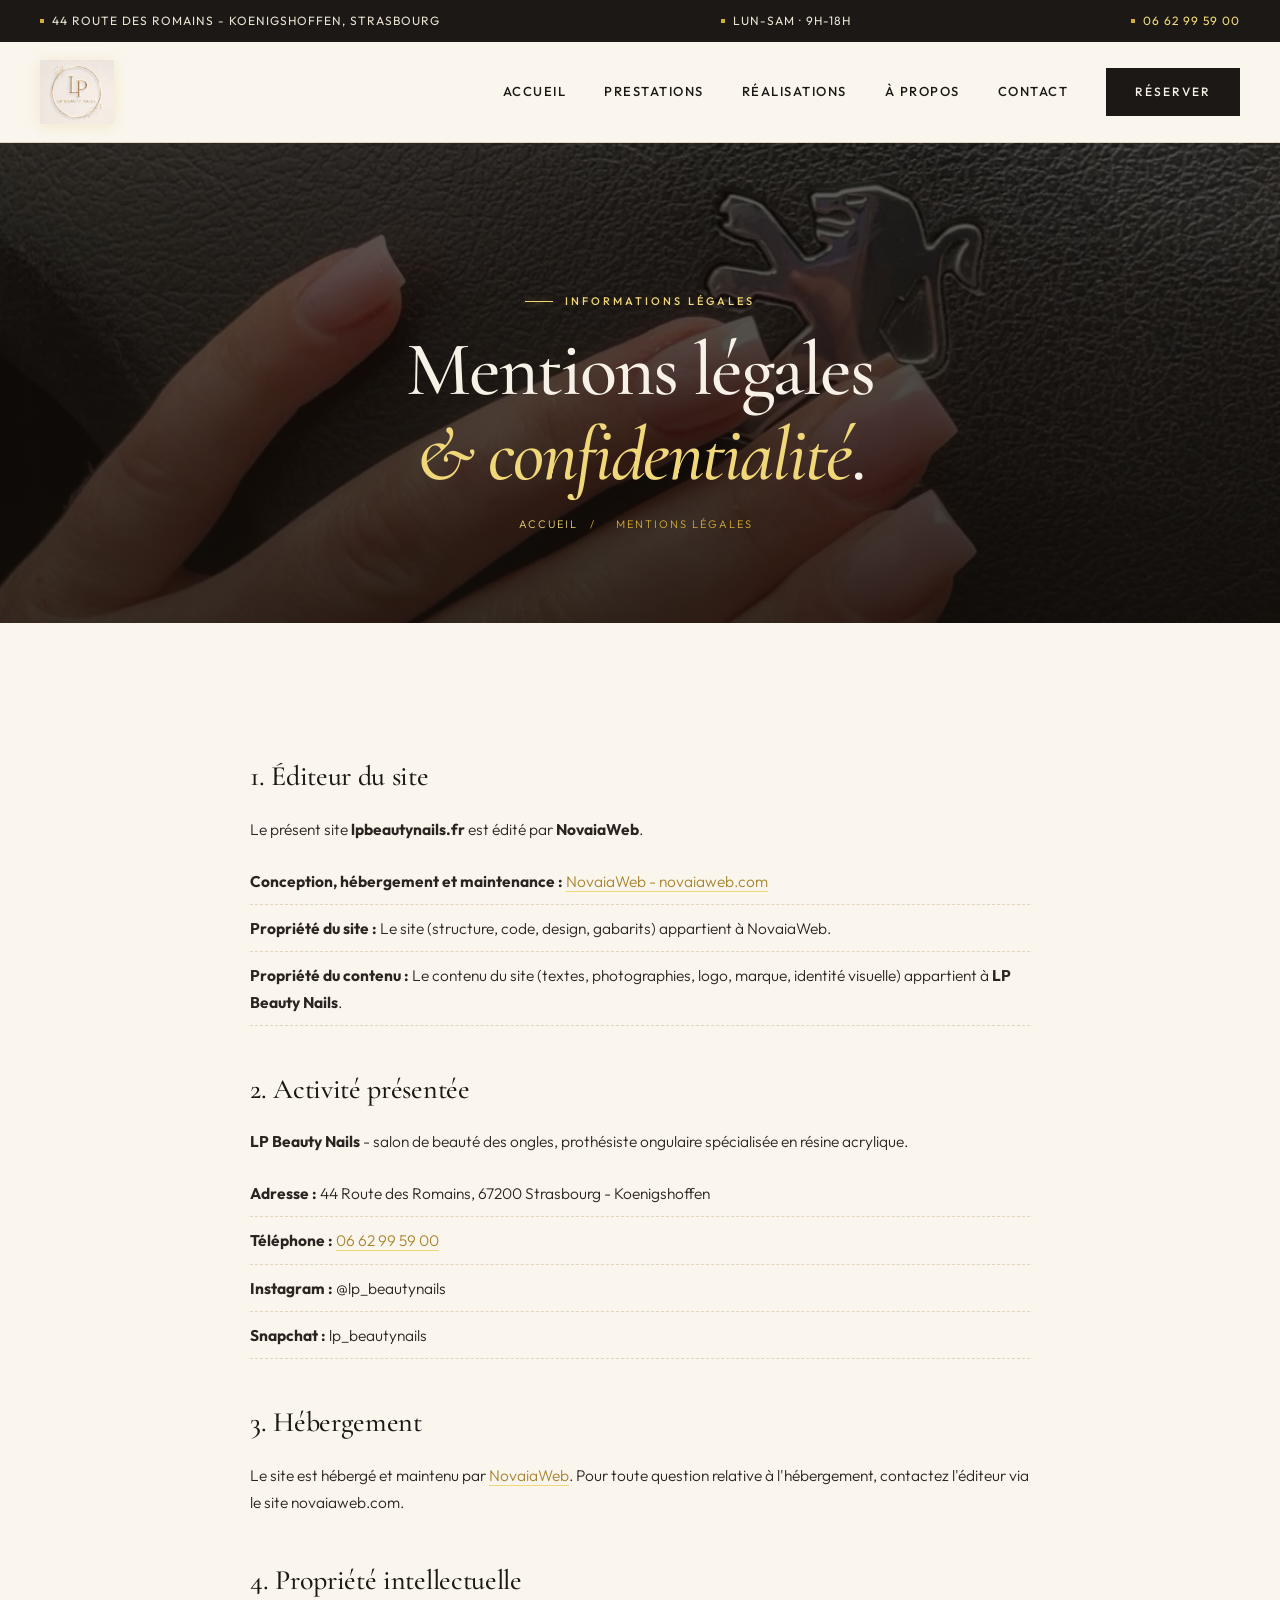
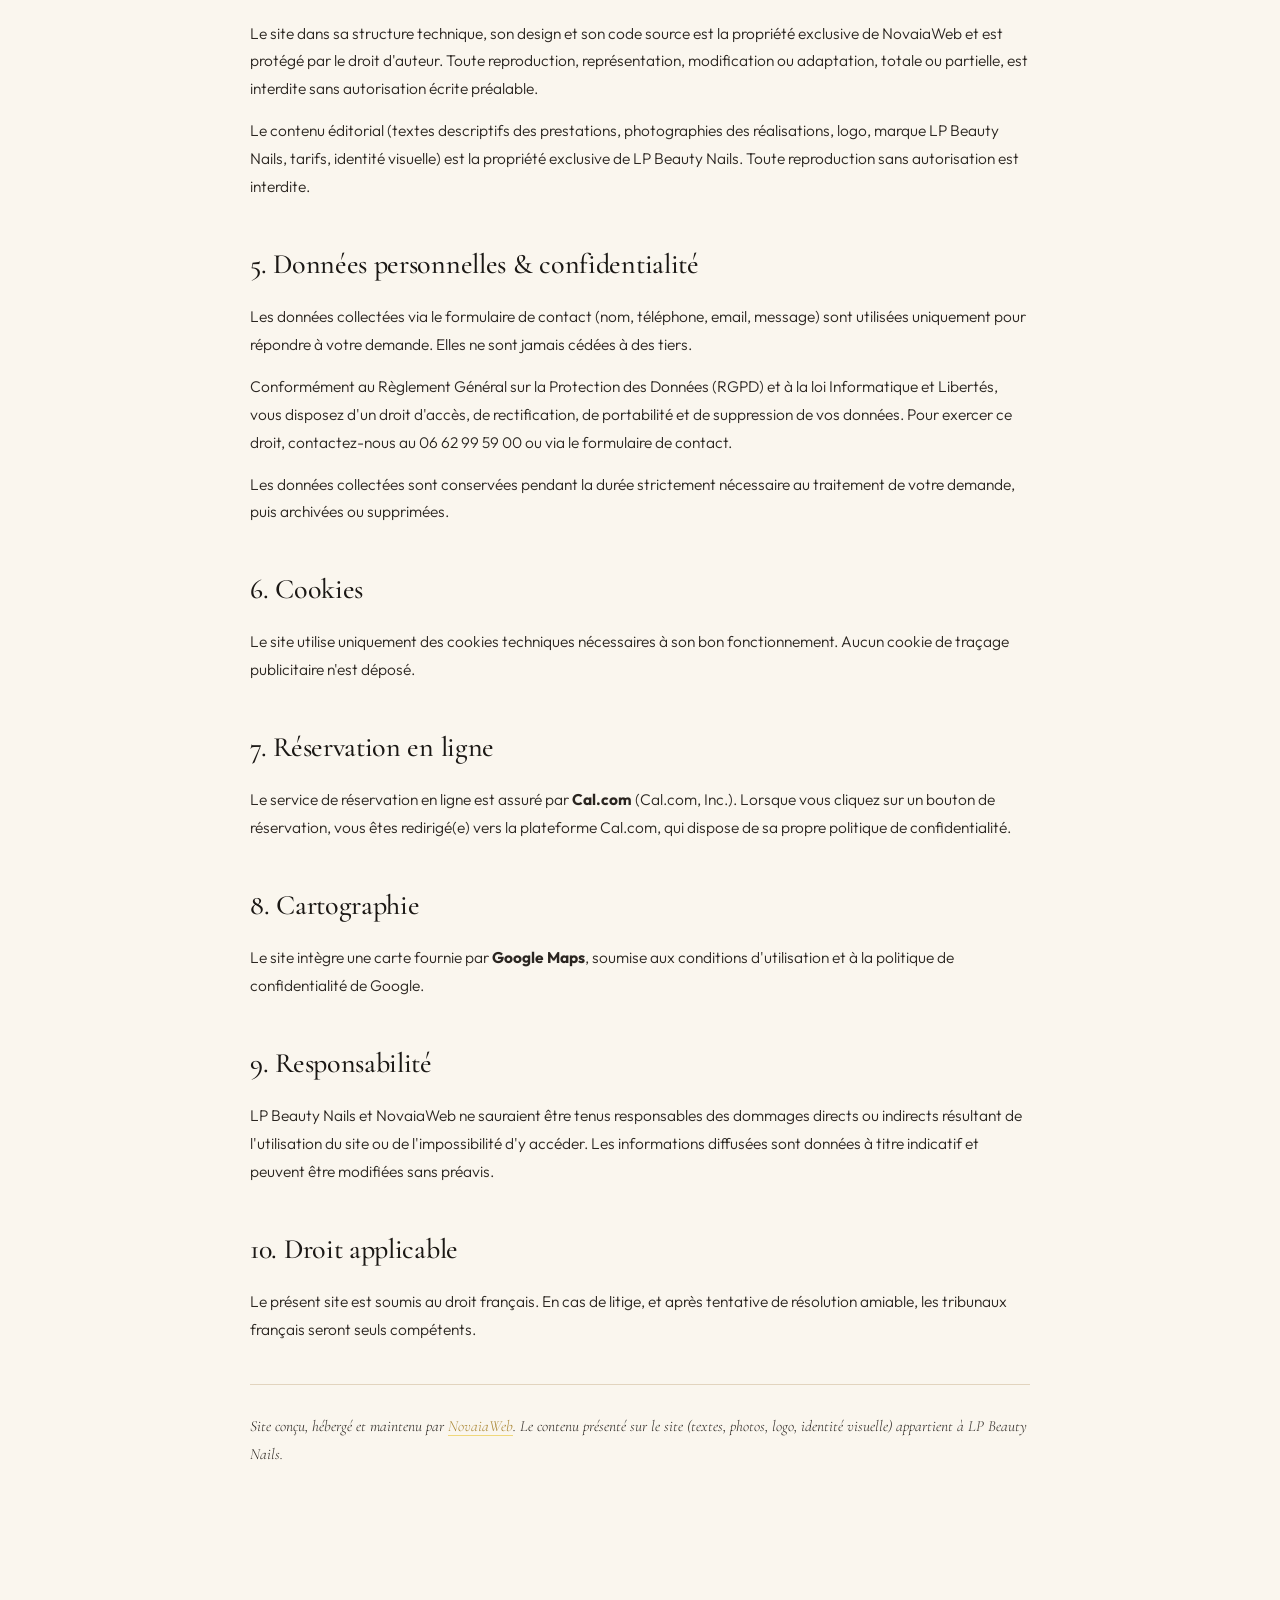
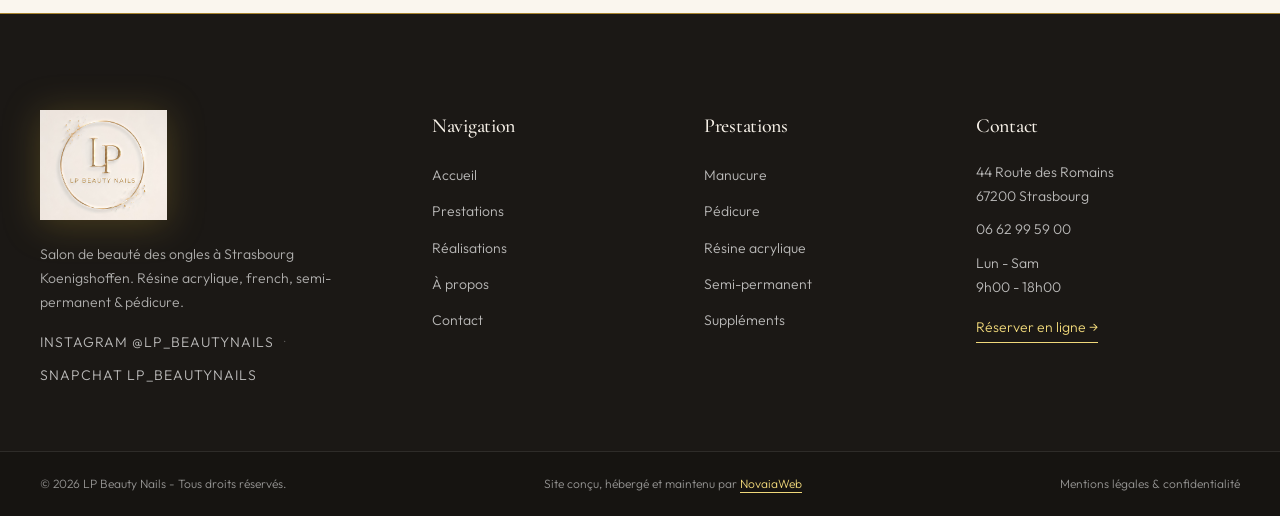
<file: mentions-legales.html>
<!DOCTYPE html>
<html lang="fr">
<head>
<meta charset="UTF-8" />
<meta name="viewport" content="width=device-width, initial-scale=1.0" />
<title>Mentions légales &amp; Politique de confidentialité - LP Beauty Nails</title>
<meta name="description" content="Mentions légales, conditions d'utilisation et politique de confidentialité du site LP Beauty Nails à Strasbourg." />
<link rel="canonical" href="https://lpbeautynails.fr/mentions-legales.html" />
<link rel="alternate" hreflang="fr" href="https://lpbeautynails.fr/mentions-legales.html" />
<link rel="alternate" hreflang="x-default" href="https://lpbeautynails.fr/mentions-legales.html" />
<meta http-equiv="content-language" content="fr" />
<meta name="theme-color" content="#1B1815" />
<meta name="author" content="LP Beauty Nails" />
<meta name="robots" content="index, follow, max-image-preview:large" />
<meta name="geo.region" content="FR-67" />
<meta name="geo.placename" content="Strasbourg" />
<meta name="geo.position" content="48.5816;7.7095" />
<meta name="ICBM" content="48.5816, 7.7095" />

<meta property="og:type" content="website" />
<meta property="og:title" content="Mentions légales | LP Beauty Nails Strasbourg" />
<meta property="og:description" content="Mentions légales, conditions d'utilisation et politique de confidentialité du site LP Beauty Nails." />
<meta property="og:url" content="https://lpbeautynails.fr/mentions-legales.html" />
<meta property="og:image" content="https://lpbeautynails.fr/images/logo.png" />
<meta property="og:locale" content="fr_FR" />
<meta property="og:site_name" content="LP Beauty Nails" />
<meta name="twitter:card" content="summary" />
<meta name="twitter:title" content="Mentions légales | LP Beauty Nails" />
<meta name="twitter:description" content="Mentions légales et politique de confidentialité du site LP Beauty Nails Strasbourg." />
<meta name="twitter:image" content="https://lpbeautynails.fr/images/logo.png" />

<link rel="icon" type="image/png" href="images/logo.png" />
<link rel="apple-touch-icon" href="images/logo.png" />

<link rel="preconnect" href="https://fonts.googleapis.com" />
<link rel="preconnect" href="https://fonts.gstatic.com" crossorigin />
<link href="https://fonts.googleapis.com/css2?family=Cormorant+Garamond:ital,wght@0,400;0,500;0,600;0,700;1,400;1,500&family=Outfit:wght@300;400;500;600&display=swap" rel="stylesheet" />

<link rel="stylesheet" href="css/style-mobile.css" />
<link rel="stylesheet" href="css/style-desktop.css" media="(min-width: 1024px)" />

<script type="application/ld+json">
{
  "@context": "https://schema.org",
  "@type": "WebPage",
  "name": "Mentions légales & Politique de confidentialité",
  "url": "https://lpbeautynails.fr/mentions-legales.html",
  "inLanguage": "fr-FR",
  "isPartOf": {
    "@type": "WebSite",
    "name": "LP Beauty Nails",
    "url": "https://lpbeautynails.fr/"
  },
  "breadcrumb": {
    "@type": "BreadcrumbList",
    "itemListElement": [
      { "@type": "ListItem", "position": 1, "name": "Accueil", "item": "https://lpbeautynails.fr/" },
      { "@type": "ListItem", "position": 2, "name": "Mentions légales", "item": "https://lpbeautynails.fr/mentions-legales.html" }
    ]
  }
}
</script>
</head>
<body>

<a class="skip" href="#main">Aller au contenu</a>

<div class="topbar">
  <div class="topbar-inner">
    <span class="topbar-item topbar-hide"><span class="dot"></span>44 Route des Romains - Koenigshoffen, Strasbourg</span>
    <span class="topbar-item topbar-hide"><span class="dot"></span>Lun-Sam · 9h-18h</span>
    <a class="topbar-item topbar-link" href="tel:+33662995900"><span class="dot"></span>06 62 99 59 00</a>
  </div>
</div>

<header class="nav" id="nav">
  <div class="nav-inner">
    <a href="/" class="nav-logo" aria-label="LP Beauty Nails - accueil">
      <img src="images/logo.png" alt="LP Beauty Nails - Prothésiste ongulaire à Strasbourg" width="435" height="378" loading="eager" fetchpriority="high" />
    </a>
    <nav class="nav-links" id="navLinks" aria-label="Navigation principale">
      <a href="/" class="nav-link">Accueil</a>
      <a href="services.html" class="nav-link">Prestations</a>
      <a href="realisations.html" class="nav-link">Réalisations</a>
      <a href="a-propos.html" class="nav-link">À propos</a>
      <a href="contact.html" class="nav-link">Contact</a>
      <a href="https://www.cal.eu/lpbeautynails" target="_blank" rel="noopener" class="nav-cta">Réserver</a>
    </nav>
    <button class="nav-toggle" id="navToggle" aria-label="Ouvrir le menu" aria-expanded="false">
      <span></span><span></span><span></span>
    </button>
  </div>
</header>

<main id="main">

<section class="page-hero page-hero-short">
  <div class="page-hero-bg" style="background-image:url('images/img7.webp')"></div>
  <div class="page-hero-overlay"></div>
  <div class="container page-hero-content">
    <span class="eyebrow eyebrow-light"><span class="line"></span>Informations légales</span>
    <h1 class="page-title">Mentions légales<br /><em>&amp; confidentialité</em>.</h1>
    <nav class="breadcrumb" aria-label="Fil d'ariane">
      <a href="/">Accueil</a> <span>/</span> <span>Mentions légales</span>
    </nav>
  </div>
</section>

<section class="section legal">
  <div class="container legal-content">

    <h2>1. Éditeur du site</h2>
    <p>Le présent site <strong>lpbeautynails.fr</strong> est édité par <strong>NovaiaWeb</strong>.</p>
    <ul class="legal-list">
      <li><strong>Conception, hébergement et maintenance :</strong> <a href="https://novaiaweb.com" target="_blank" rel="noopener">NovaiaWeb - novaiaweb.com</a></li>
      <li><strong>Propriété du site :</strong> Le site (structure, code, design, gabarits) appartient à NovaiaWeb.</li>
      <li><strong>Propriété du contenu :</strong> Le contenu du site (textes, photographies, logo, marque, identité visuelle) appartient à <strong>LP Beauty Nails</strong>.</li>
    </ul>

    <h2>2. Activité présentée</h2>
    <p><strong>LP Beauty Nails</strong> - salon de beauté des ongles, prothésiste ongulaire spécialisée en résine acrylique.</p>
    <ul class="legal-list">
      <li><strong>Adresse :</strong> 44 Route des Romains, 67200 Strasbourg - Koenigshoffen</li>
      <li><strong>Téléphone :</strong> <a href="tel:+33662995900">06 62 99 59 00</a></li>
      <li><strong>Instagram :</strong> @lp_beautynails</li>
      <li><strong>Snapchat :</strong> lp_beautynails</li>
    </ul>

    <h2>3. Hébergement</h2>
    <p>Le site est hébergé et maintenu par <a href="https://novaiaweb.com" target="_blank" rel="noopener">NovaiaWeb</a>. Pour toute question relative à l'hébergement, contactez l'éditeur via le site novaiaweb.com.</p>

    <h2>4. Propriété intellectuelle</h2>
    <p>Le site dans sa structure technique, son design et son code source est la propriété exclusive de NovaiaWeb et est protégé par le droit d'auteur. Toute reproduction, représentation, modification ou adaptation, totale ou partielle, est interdite sans autorisation écrite préalable.</p>
    <p>Le contenu éditorial (textes descriptifs des prestations, photographies des réalisations, logo, marque LP Beauty Nails, tarifs, identité visuelle) est la propriété exclusive de LP Beauty Nails. Toute reproduction sans autorisation est interdite.</p>

    <h2>5. Données personnelles &amp; confidentialité</h2>
    <p>Les données collectées via le formulaire de contact (nom, téléphone, email, message) sont utilisées uniquement pour répondre à votre demande. Elles ne sont jamais cédées à des tiers.</p>
    <p>Conformément au Règlement Général sur la Protection des Données (RGPD) et à la loi Informatique et Libertés, vous disposez d'un droit d'accès, de rectification, de portabilité et de suppression de vos données. Pour exercer ce droit, contactez-nous au 06 62 99 59 00 ou via le formulaire de contact.</p>
    <p>Les données collectées sont conservées pendant la durée strictement nécessaire au traitement de votre demande, puis archivées ou supprimées.</p>

    <h2>6. Cookies</h2>
    <p>Le site utilise uniquement des cookies techniques nécessaires à son bon fonctionnement. Aucun cookie de traçage publicitaire n'est déposé.</p>

    <h2>7. Réservation en ligne</h2>
    <p>Le service de réservation en ligne est assuré par <strong>Cal.com</strong> (Cal.com, Inc.). Lorsque vous cliquez sur un bouton de réservation, vous êtes redirigé(e) vers la plateforme Cal.com, qui dispose de sa propre politique de confidentialité.</p>

    <h2>8. Cartographie</h2>
    <p>Le site intègre une carte fournie par <strong>Google Maps</strong>, soumise aux conditions d'utilisation et à la politique de confidentialité de Google.</p>

    <h2>9. Responsabilité</h2>
    <p>LP Beauty Nails et NovaiaWeb ne sauraient être tenus responsables des dommages directs ou indirects résultant de l'utilisation du site ou de l'impossibilité d'y accéder. Les informations diffusées sont données à titre indicatif et peuvent être modifiées sans préavis.</p>

    <h2>10. Droit applicable</h2>
    <p>Le présent site est soumis au droit français. En cas de litige, et après tentative de résolution amiable, les tribunaux français seront seuls compétents.</p>

    <p class="legal-credit">Site conçu, hébergé et maintenu par <a href="https://novaiaweb.com" target="_blank" rel="noopener">NovaiaWeb</a>. Le contenu présenté sur le site (textes, photos, logo, identité visuelle) appartient à LP Beauty Nails.</p>

  </div>
</section>

</main>

<footer class="footer">
  <div class="container footer-grid">
    <div class="footer-col footer-brand">
      <a href="/" class="nav-logo">
        <img src="images/logo.png" alt="LP Beauty Nails - Salon de beauté des ongles Strasbourg" width="435" height="378" loading="lazy" />
      </a>
      <p>Salon de beauté des ongles à Strasbourg Koenigshoffen. Résine acrylique, french, semi-permanent &amp; pédicure.</p>
      <div class="socials">
        <a href="https://www.instagram.com/lp_beautynails/" target="_blank" rel="noopener">Instagram @lp_beautynails</a>
        <span>·</span>
        <a href="https://www.snapchat.com/add/lp_beautynails" target="_blank" rel="noopener">Snapchat lp_beautynails</a>
      </div>
    </div>
    <div class="footer-col">
      <h4>Navigation</h4>
      <ul>
        <li><a href="/">Accueil</a></li>
        <li><a href="services.html">Prestations</a></li>
        <li><a href="realisations.html">Réalisations</a></li>
        <li><a href="a-propos.html">À propos</a></li>
        <li><a href="contact.html">Contact</a></li>
      </ul>
    </div>
    <div class="footer-col">
      <h4>Prestations</h4>
      <ul>
        <li><a href="services.html#manucure">Manucure</a></li>
        <li><a href="services.html#pedicure">Pédicure</a></li>
        <li><a href="services.html#resine">Résine acrylique</a></li>
        <li><a href="services.html#semi">Semi-permanent</a></li>
        <li><a href="services.html#supplements">Suppléments</a></li>
      </ul>
    </div>
    <div class="footer-col">
      <h4>Contact</h4>
      <ul class="footer-contact">
        <li>44 Route des Romains<br />67200 Strasbourg</li>
        <li><a href="tel:+33662995900">06 62 99 59 00</a></li>
        <li>Lun - Sam<br />9h00 - 18h00</li>
        <li><a href="https://www.cal.eu/lpbeautynails" target="_blank" rel="noopener" class="footer-cta">Réserver en ligne →</a></li>
      </ul>
    </div>
  </div>
  <div class="footer-bottom">
    <div class="container footer-bottom-inner">
      <span>© 2026 LP Beauty Nails - Tous droits réservés.</span>
      <span class="footer-credit">Site conçu, hébergé et maintenu par <a href="https://novaiaweb.com" target="_blank" rel="noopener">NovaiaWeb</a></span>
      <a href="mentions-legales.html">Mentions légales &amp; confidentialité</a>
    </div>
  </div>
</footer>

<a href="tel:+33662995900" class="sticky-call" aria-label="Appeler LP Beauty Nails">
  <span class="sticky-ring"></span>
  <span>Appeler</span>
</a>

<script src="js/script.js" defer></script>
</body>
</html>
</file>
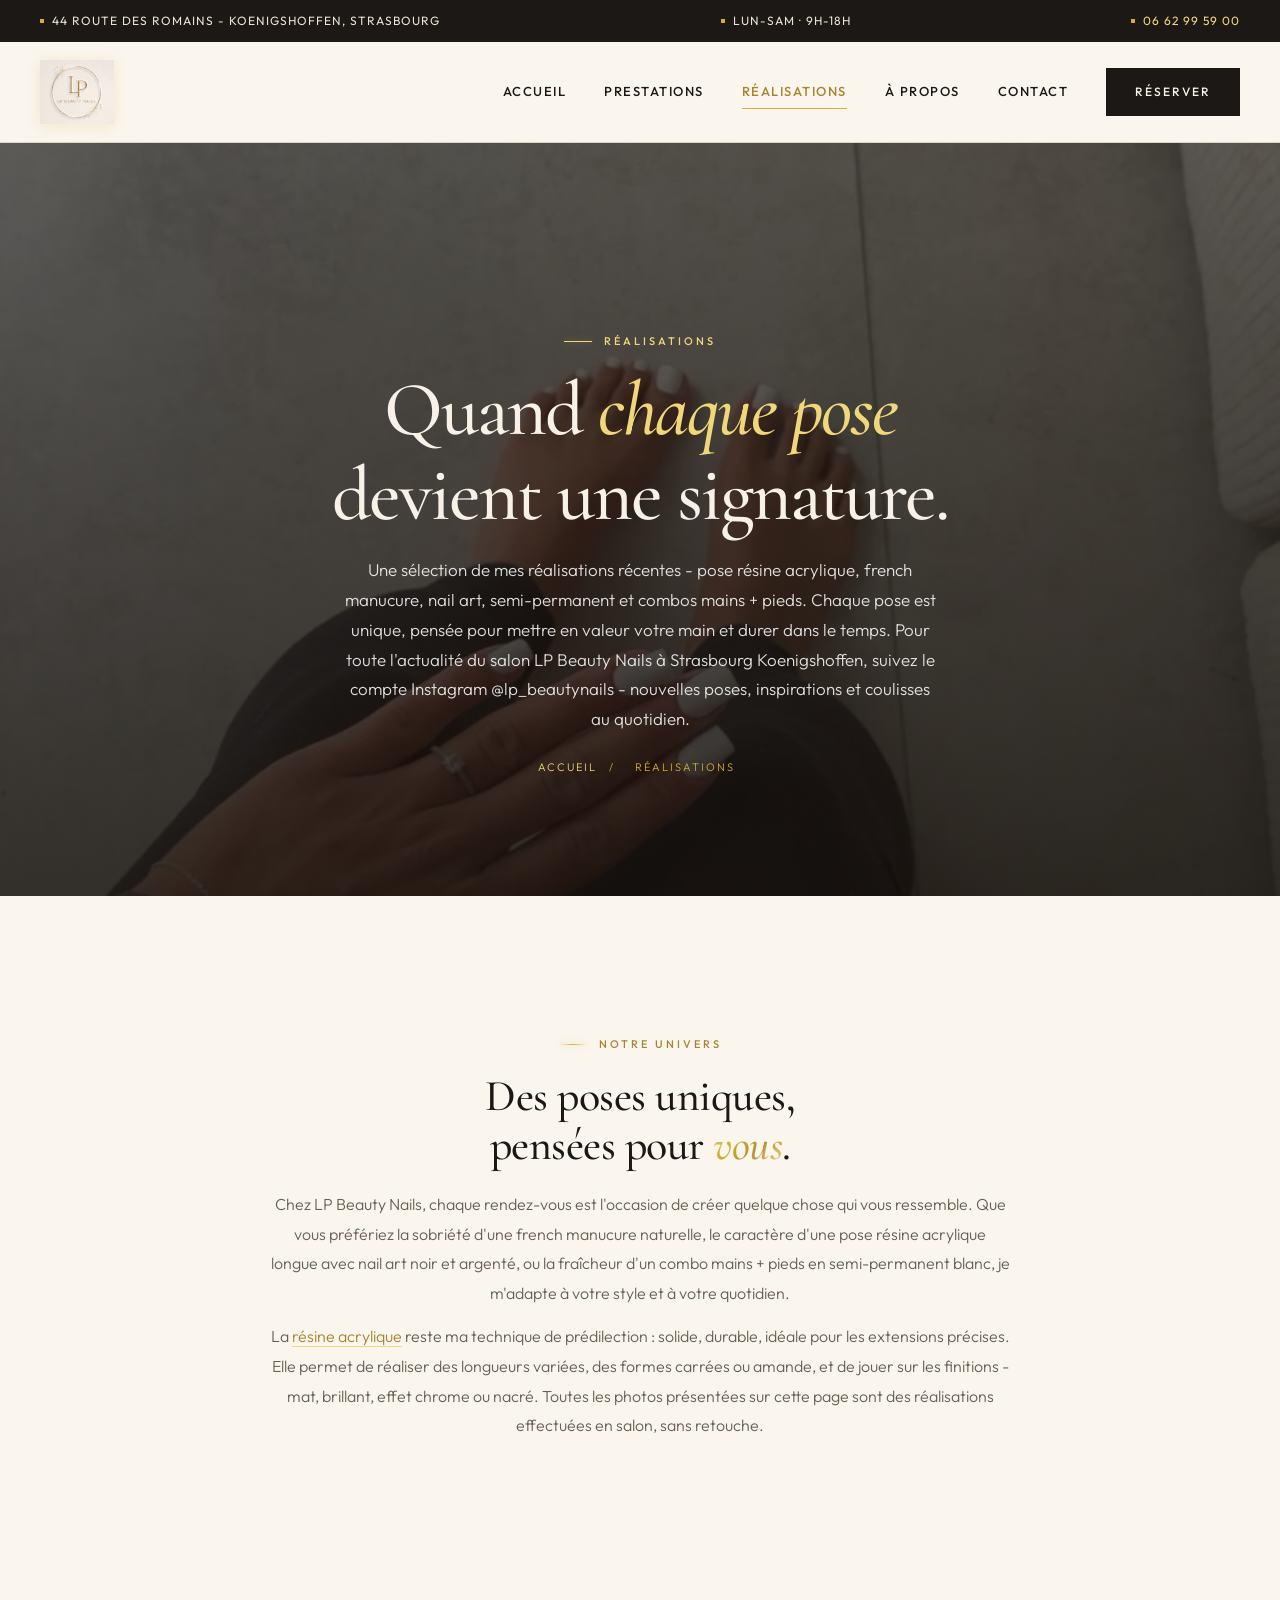
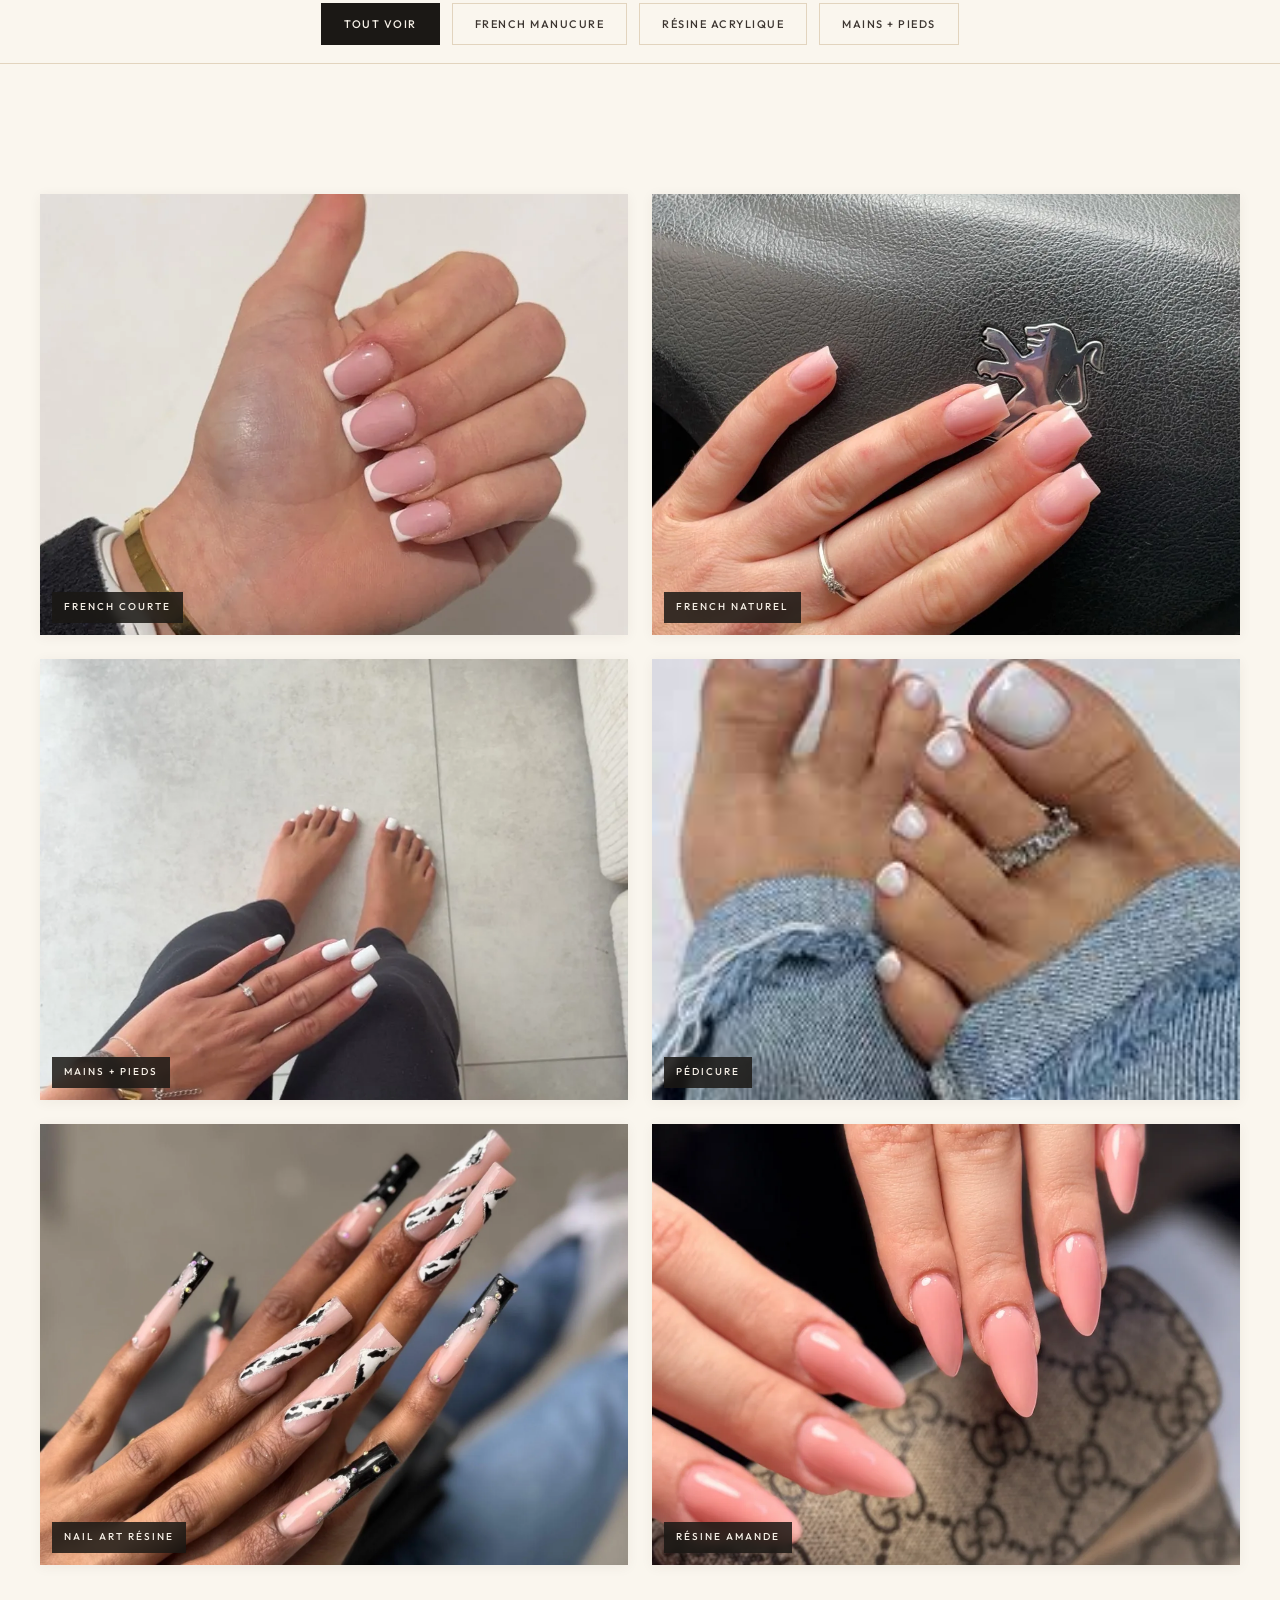
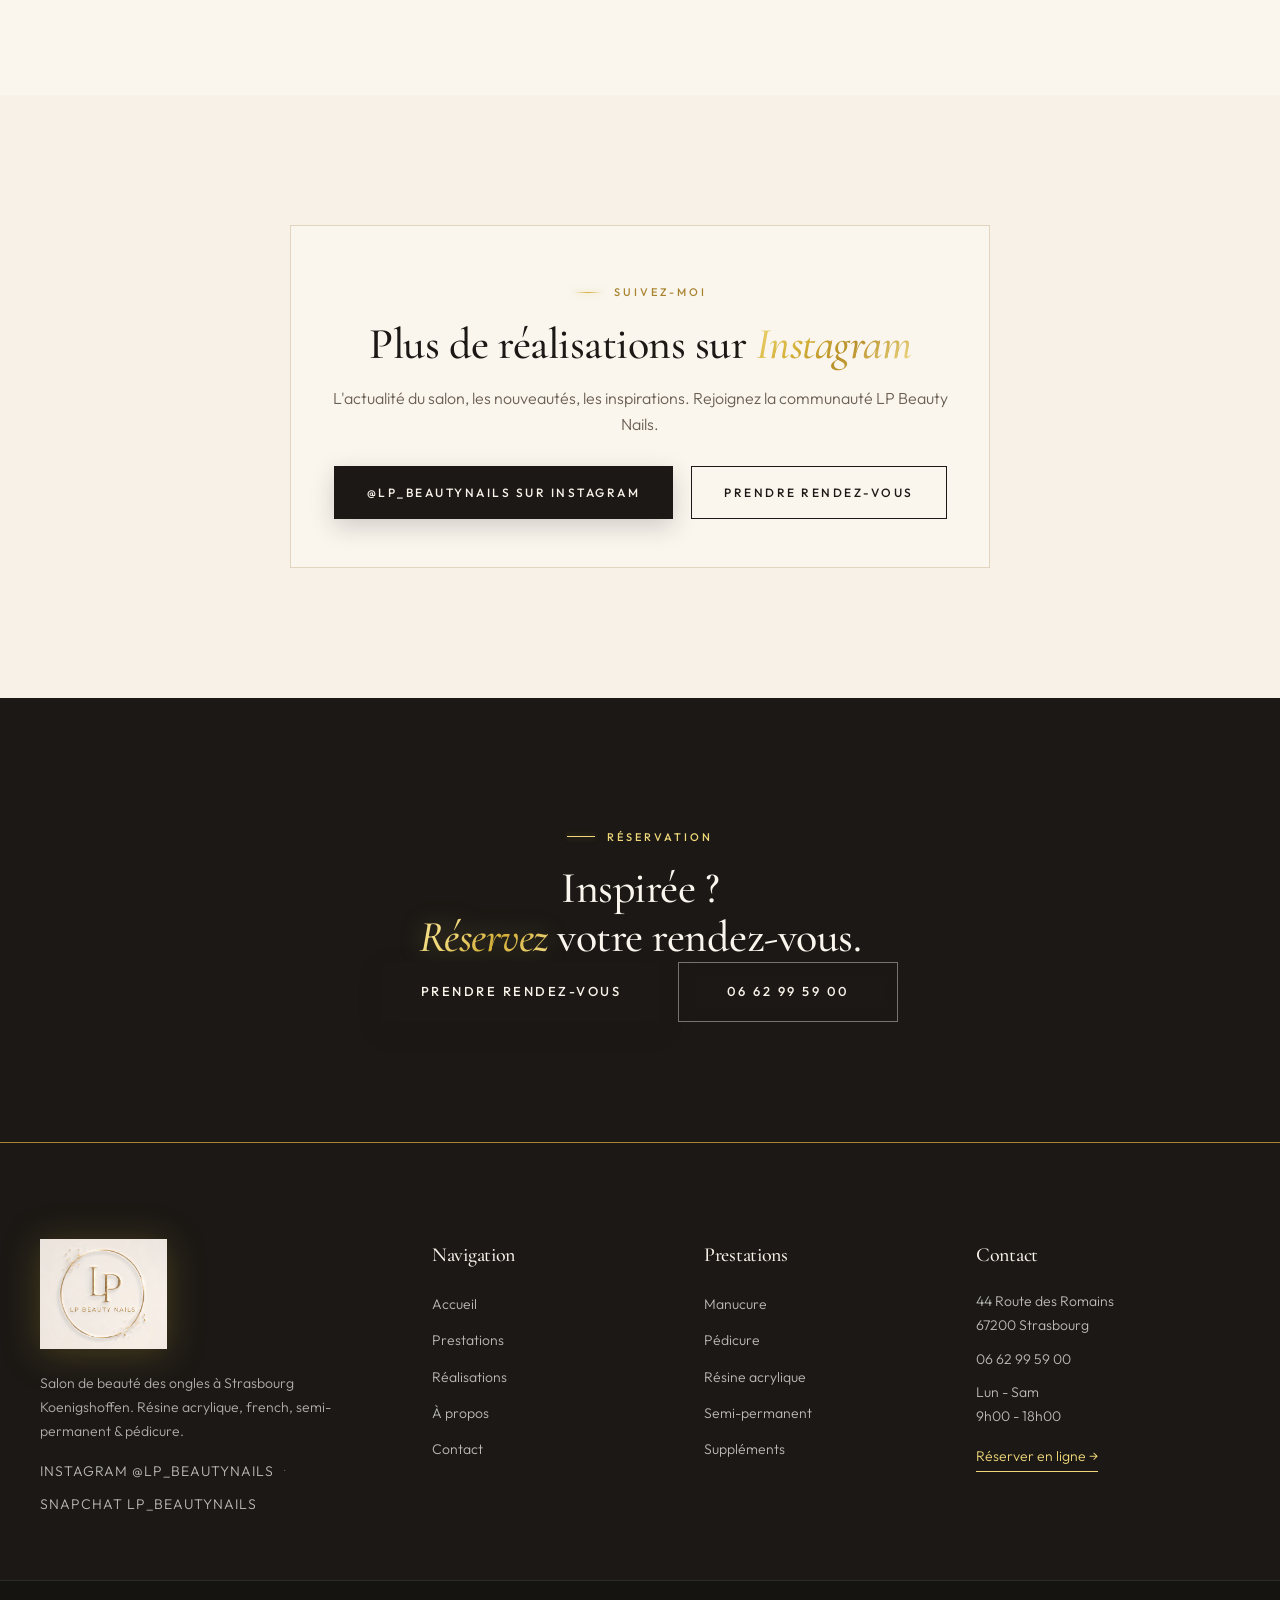
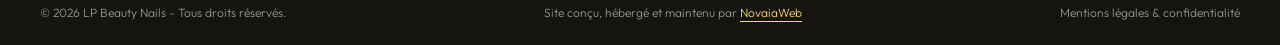
<file: realisations.html>
<!DOCTYPE html>
<html lang="fr">
<head>
<meta charset="UTF-8" />
<meta name="viewport" content="width=device-width, initial-scale=1.0" />
<title>Réalisations &amp; Galerie photos - Pose résine, French | LP Beauty Nails Strasbourg</title>
<meta name="description" content="Découvrez la galerie des réalisations LP Beauty Nails : pose résine acrylique, french manucure, semi-permanent, pédicure. Inspirations & rendus à Strasbourg." />
<link rel="canonical" href="https://lpbeautynails.fr/realisations.html" />
<link rel="alternate" hreflang="fr" href="https://lpbeautynails.fr/realisations.html" />
<link rel="alternate" hreflang="x-default" href="https://lpbeautynails.fr/realisations.html" />
<meta http-equiv="content-language" content="fr" />
<meta name="theme-color" content="#1B1815" />
<meta name="author" content="LP Beauty Nails" />
<meta name="robots" content="index, follow, max-image-preview:large" />
<meta name="geo.region" content="FR-67" />
<meta name="geo.placename" content="Strasbourg" />
<meta name="geo.position" content="48.5816;7.7095" />
<meta name="ICBM" content="48.5816, 7.7095" />

<meta property="og:type" content="website" />
<meta property="og:title" content="Réalisations | LP Beauty Nails Strasbourg" />
<meta property="og:description" content="Galerie des réalisations du salon LP Beauty Nails à Koenigshoffen. Inspirations & rendus." />
<meta property="og:url" content="https://lpbeautynails.fr/realisations.html" />
<meta property="og:image" content="https://lpbeautynails.fr/images/img2.jpeg" />
<meta property="og:locale" content="fr_FR" />
<meta property="og:site_name" content="LP Beauty Nails" />
<meta name="twitter:card" content="summary_large_image" />
<meta name="twitter:title" content="Réalisations | LP Beauty Nails Strasbourg" />
<meta name="twitter:description" content="Galerie des réalisations du salon LP Beauty Nails à Koenigshoffen. Pose résine, french, semi-permanent, pédicure." />
<meta name="twitter:image" content="https://lpbeautynails.fr/images/img2.jpeg" />

<link rel="icon" type="image/png" href="images/logo.png" />
<link rel="apple-touch-icon" href="images/logo.png" />

<link rel="preconnect" href="https://fonts.googleapis.com" />
<link rel="preconnect" href="https://fonts.gstatic.com" crossorigin />
<link href="https://fonts.googleapis.com/css2?family=Cormorant+Garamond:ital,wght@0,400;0,500;0,600;0,700;1,400;1,500&family=Outfit:wght@300;400;500;600&display=swap" rel="stylesheet" />

<link rel="stylesheet" href="css/style-mobile.css" />
<link rel="stylesheet" href="css/style-desktop.css" media="(min-width: 1024px)" />

<script type="application/ld+json">
{
  "@context": "https://schema.org",
  "@graph": [
    {
      "@type": "ImageGallery",
      "@id": "https://lpbeautynails.fr/realisations.html#gallery",
      "name": "Réalisations LP Beauty Nails - Galerie photos",
      "description": "Sélection de réalisations du salon LP Beauty Nails à Strasbourg : pose résine acrylique, french manucure, semi-permanent, pédicure.",
      "url": "https://lpbeautynails.fr/realisations.html",
      "inLanguage": "fr-FR",
      "image": [
        "https://lpbeautynails.fr/images/img1.jpg",
        "https://lpbeautynails.fr/images/img2.jpeg",
        "https://lpbeautynails.fr/images/img4.jpeg",
        "https://lpbeautynails.fr/images/img5.jpg",
        "https://lpbeautynails.fr/images/img6.png",
        "https://lpbeautynails.fr/images/img7.jpeg"
      ],
      "isPartOf": { "@type": "WebSite", "name": "LP Beauty Nails", "url": "https://lpbeautynails.fr/" }
    },
    {
      "@type": "BreadcrumbList",
      "itemListElement": [
        { "@type": "ListItem", "position": 1, "name": "Accueil", "item": "https://lpbeautynails.fr/" },
        { "@type": "ListItem", "position": 2, "name": "Réalisations", "item": "https://lpbeautynails.fr/realisations.html" }
      ]
    }
  ]
}
</script>
</head>
<body>

<a class="skip" href="#main">Aller au contenu</a>

<div class="topbar">
  <div class="topbar-inner">
    <span class="topbar-item topbar-hide"><span class="dot"></span>44 Route des Romains - Koenigshoffen, Strasbourg</span>
    <span class="topbar-item topbar-hide"><span class="dot"></span>Lun-Sam · 9h-18h</span>
    <a class="topbar-item topbar-link" href="tel:+33662995900"><span class="dot"></span>06 62 99 59 00</a>
  </div>
</div>

<header class="nav" id="nav">
  <div class="nav-inner">
    <a href="/" class="nav-logo" aria-label="LP Beauty Nails - accueil">
      <img src="images/logo.png" alt="LP Beauty Nails - Prothésiste ongulaire à Strasbourg" width="435" height="378" loading="eager" fetchpriority="high" />
    </a>
    <nav class="nav-links" id="navLinks" aria-label="Navigation principale">
      <a href="/" class="nav-link">Accueil</a>
      <a href="services.html" class="nav-link">Prestations</a>
      <a href="realisations.html" class="nav-link active">Réalisations</a>
      <a href="a-propos.html" class="nav-link">À propos</a>
      <a href="contact.html" class="nav-link">Contact</a>
      <a href="https://www.cal.eu/lpbeautynails" target="_blank" rel="noopener" class="nav-cta">Réserver</a>
    </nav>
    <button class="nav-toggle" id="navToggle" aria-label="Ouvrir le menu" aria-expanded="false">
      <span></span><span></span><span></span>
    </button>
  </div>
</header>

<main id="main">

<section class="page-hero">
  <div class="page-hero-bg" style="background-image:url('images/img4.webp')"></div>
  <div class="page-hero-overlay"></div>
  <div class="container page-hero-content">
    <span class="eyebrow eyebrow-light reveal"><span class="line"></span>Réalisations</span>
    <h1 class="page-title reveal">Quand <em>chaque pose</em><br />devient une signature.</h1>
    <p class="page-sub reveal">Une sélection de mes réalisations récentes - pose résine acrylique, french manucure, nail art, semi-permanent et combos mains + pieds. Chaque pose est unique, pensée pour mettre en valeur votre main et durer dans le temps. Pour toute l'actualité du salon LP Beauty Nails à Strasbourg Koenigshoffen, suivez le compte Instagram @lp_beautynails - nouvelles poses, inspirations et coulisses au quotidien.</p>
    <nav class="breadcrumb reveal" aria-label="Fil d'ariane">
      <a href="/">Accueil</a> <span>/</span> <span>Réalisations</span>
    </nav>
  </div>
</section>

<!-- INTRO TEXT (SEO) -->
<section class="section gallery-intro">
  <div class="container gallery-intro-inner">
    <div class="reveal">
      <span class="eyebrow eyebrow-dark"><span class="line"></span>Notre univers</span>
      <h2 class="section-title">Des poses uniques,<br />pensées pour <em>vous</em>.</h2>
      <p>Chez LP Beauty Nails, chaque rendez-vous est l'occasion de créer quelque chose qui vous ressemble. Que vous préfériez la sobriété d'une french manucure naturelle, le caractère d'une pose résine acrylique longue avec nail art noir et argenté, ou la fraîcheur d'un combo mains + pieds en semi-permanent blanc, je m'adapte à votre style et à votre quotidien.</p>
      <p>La <a href="services.html#resine">résine acrylique</a> reste ma technique de prédilection : solide, durable, idéale pour les extensions précises. Elle permet de réaliser des longueurs variées, des formes carrées ou amande, et de jouer sur les finitions - mat, brillant, effet chrome ou nacré. Toutes les photos présentées sur cette page sont des réalisations effectuées en salon, sans retouche.</p>
    </div>
  </div>
</section>

<!-- FILTERS -->
<section class="filters-bar">
  <div class="container">
    <div class="filters" role="tablist" aria-label="Filtres de la galerie">
      <button class="filter-btn active" data-filter="all" role="tab" aria-selected="true">Tout voir</button>
      <button class="filter-btn" data-filter="french" role="tab" aria-selected="false">French manucure</button>
      <button class="filter-btn" data-filter="resine" role="tab" aria-selected="false">Résine acrylique</button>
      <button class="filter-btn" data-filter="combo" role="tab" aria-selected="false">Mains + pieds</button>
    </div>
  </div>
</section>

<!-- GALLERY -->
<section class="section gallery-page">
  <div class="container">
    <div class="gallery-grid gallery-grid-page">

      <figure class="gallery-item reveal" data-cat="french">
        <picture><source srcset="images/img2.webp" type="image/webp" /><img src="images/img2.jpeg" alt="French manucure carrée courte blanche - LP Beauty Nails Strasbourg Koenigshoffen" width="878" height="1560" loading="lazy" /></picture>
        <figcaption><span class="gallery-tag">French courte</span><span class="gallery-cap">French manucure carrée blanche</span></figcaption>
      </figure>

      <figure class="gallery-item reveal" data-cat="french">
        <picture><source srcset="images/img7.webp" type="image/webp" /><img src="images/img7.jpeg" alt="French manucure naturelle rosée - pose discrète et élégante LP Beauty Nails" width="1164" height="2134" loading="lazy" /></picture>
        <figcaption><span class="gallery-tag">French naturel</span><span class="gallery-cap">French naturel rosée</span></figcaption>
      </figure>

      <figure class="gallery-item reveal" data-cat="combo">
        <picture><source srcset="images/img4.webp" type="image/webp" /><img src="images/img4.jpeg" alt="Combo mains et pieds blanc nacré - LP Beauty Nails Strasbourg" width="878" height="1560" loading="lazy" /></picture>
        <figcaption><span class="gallery-tag">Mains + pieds</span><span class="gallery-cap">Combo blanc nacré</span></figcaption>
      </figure>

      <figure class="gallery-item reveal" data-cat="combo">
        <img src="images/img5.jpg" alt="Pédicure semi-permanent blanc nacré - salon LP Beauty Nails Koenigshoffen" width="225" height="225" loading="lazy" />
        <figcaption><span class="gallery-tag">Pédicure</span><span class="gallery-cap">Pédicure semi-permanent</span></figcaption>
      </figure>

      <figure class="gallery-item reveal" data-cat="resine">
        <picture><source srcset="images/img1.webp" type="image/webp" /><img src="images/img1.jpg" alt="Pose résine acrylique longue avec nail art noir, blanc et argenté - LP Beauty Nails Strasbourg" width="1560" height="1170" loading="lazy" /></picture>
        <figcaption><span class="gallery-tag">Nail art résine</span><span class="gallery-cap">Résine longue, nail art noir &amp; argenté</span></figcaption>
      </figure>

      <figure class="gallery-item reveal" data-cat="resine">
        <picture><source srcset="images/img6.webp" type="image/webp" /><img src="images/img6.png" alt="Pose résine acrylique amande nude rose - LP Beauty Nails Strasbourg" width="1086" height="1448" loading="lazy" /></picture>
        <figcaption><span class="gallery-tag">Résine amande</span><span class="gallery-cap">Pose amande nude rosée</span></figcaption>
      </figure>

    </div>
  </div>
</section>

<!-- INSTAGRAM CTA -->
<section class="section insta-cta">
  <div class="container">
    <div class="insta-card reveal">
      <span class="eyebrow eyebrow-dark"><span class="line"></span>Suivez-moi</span>
      <h2 class="section-title">Plus de réalisations sur <em>Instagram</em></h2>
      <p>L'actualité du salon, les nouveautés, les inspirations. Rejoignez la communauté LP Beauty Nails.</p>
      <div class="cta-actions">
        <a href="https://www.instagram.com/lp_beautynails/" target="_blank" rel="noopener" class="btn btn-primary">@lp_beautynails sur Instagram</a>
        <a href="https://www.cal.eu/lpbeautynails" target="_blank" rel="noopener" class="btn btn-outline">Prendre rendez-vous</a>
      </div>
    </div>
  </div>
</section>

<!-- CTA FINAL -->
<section class="section contact-cta">
  <div class="container">
    <div class="cta-card">
      <span class="eyebrow eyebrow-light reveal"><span class="line"></span>Réservation</span>
      <h2 class="section-title section-title-light reveal">Inspirée ?<br /><em>Réservez</em> votre rendez-vous.</h2>
      <div class="cta-actions reveal">
        <a href="https://www.cal.eu/lpbeautynails" target="_blank" rel="noopener" class="btn btn-primary btn-lg">Prendre rendez-vous</a>
        <a href="tel:+33662995900" class="btn btn-ghost btn-lg">06 62 99 59 00</a>
      </div>
    </div>
  </div>
</section>

</main>

<footer class="footer">
  <div class="container footer-grid">
    <div class="footer-col footer-brand">
      <a href="/" class="nav-logo">
        <img src="images/logo.png" alt="LP Beauty Nails - Salon de beauté des ongles Strasbourg" width="435" height="378" loading="lazy" />
      </a>
      <p>Salon de beauté des ongles à Strasbourg Koenigshoffen. Résine acrylique, french, semi-permanent &amp; pédicure.</p>
      <div class="socials">
        <a href="https://www.instagram.com/lp_beautynails/" target="_blank" rel="noopener">Instagram @lp_beautynails</a>
        <span>·</span>
        <a href="https://www.snapchat.com/add/lp_beautynails" target="_blank" rel="noopener">Snapchat lp_beautynails</a>
      </div>
    </div>
    <div class="footer-col">
      <h4>Navigation</h4>
      <ul>
        <li><a href="/">Accueil</a></li>
        <li><a href="services.html">Prestations</a></li>
        <li><a href="realisations.html">Réalisations</a></li>
        <li><a href="a-propos.html">À propos</a></li>
        <li><a href="contact.html">Contact</a></li>
      </ul>
    </div>
    <div class="footer-col">
      <h4>Prestations</h4>
      <ul>
        <li><a href="services.html#manucure">Manucure</a></li>
        <li><a href="services.html#pedicure">Pédicure</a></li>
        <li><a href="services.html#resine">Résine acrylique</a></li>
        <li><a href="services.html#semi">Semi-permanent</a></li>
        <li><a href="services.html#supplements">Suppléments</a></li>
      </ul>
    </div>
    <div class="footer-col">
      <h4>Contact</h4>
      <ul class="footer-contact">
        <li>44 Route des Romains<br />67200 Strasbourg</li>
        <li><a href="tel:+33662995900">06 62 99 59 00</a></li>
        <li>Lun - Sam<br />9h00 - 18h00</li>
        <li><a href="https://www.cal.eu/lpbeautynails" target="_blank" rel="noopener" class="footer-cta">Réserver en ligne →</a></li>
      </ul>
    </div>
  </div>
  <div class="footer-bottom">
    <div class="container footer-bottom-inner">
      <span>© 2026 LP Beauty Nails - Tous droits réservés.</span>
      <span class="footer-credit">Site conçu, hébergé et maintenu par <a href="https://novaiaweb.com" target="_blank" rel="noopener">NovaiaWeb</a></span>
      <a href="mentions-legales.html">Mentions légales &amp; confidentialité</a>
    </div>
  </div>
</footer>

<a href="tel:+33662995900" class="sticky-call" aria-label="Appeler LP Beauty Nails">
  <span class="sticky-ring"></span>
  <span>Appeler</span>
</a>

<script src="js/script.js" defer></script>
</body>
</html>
</file>
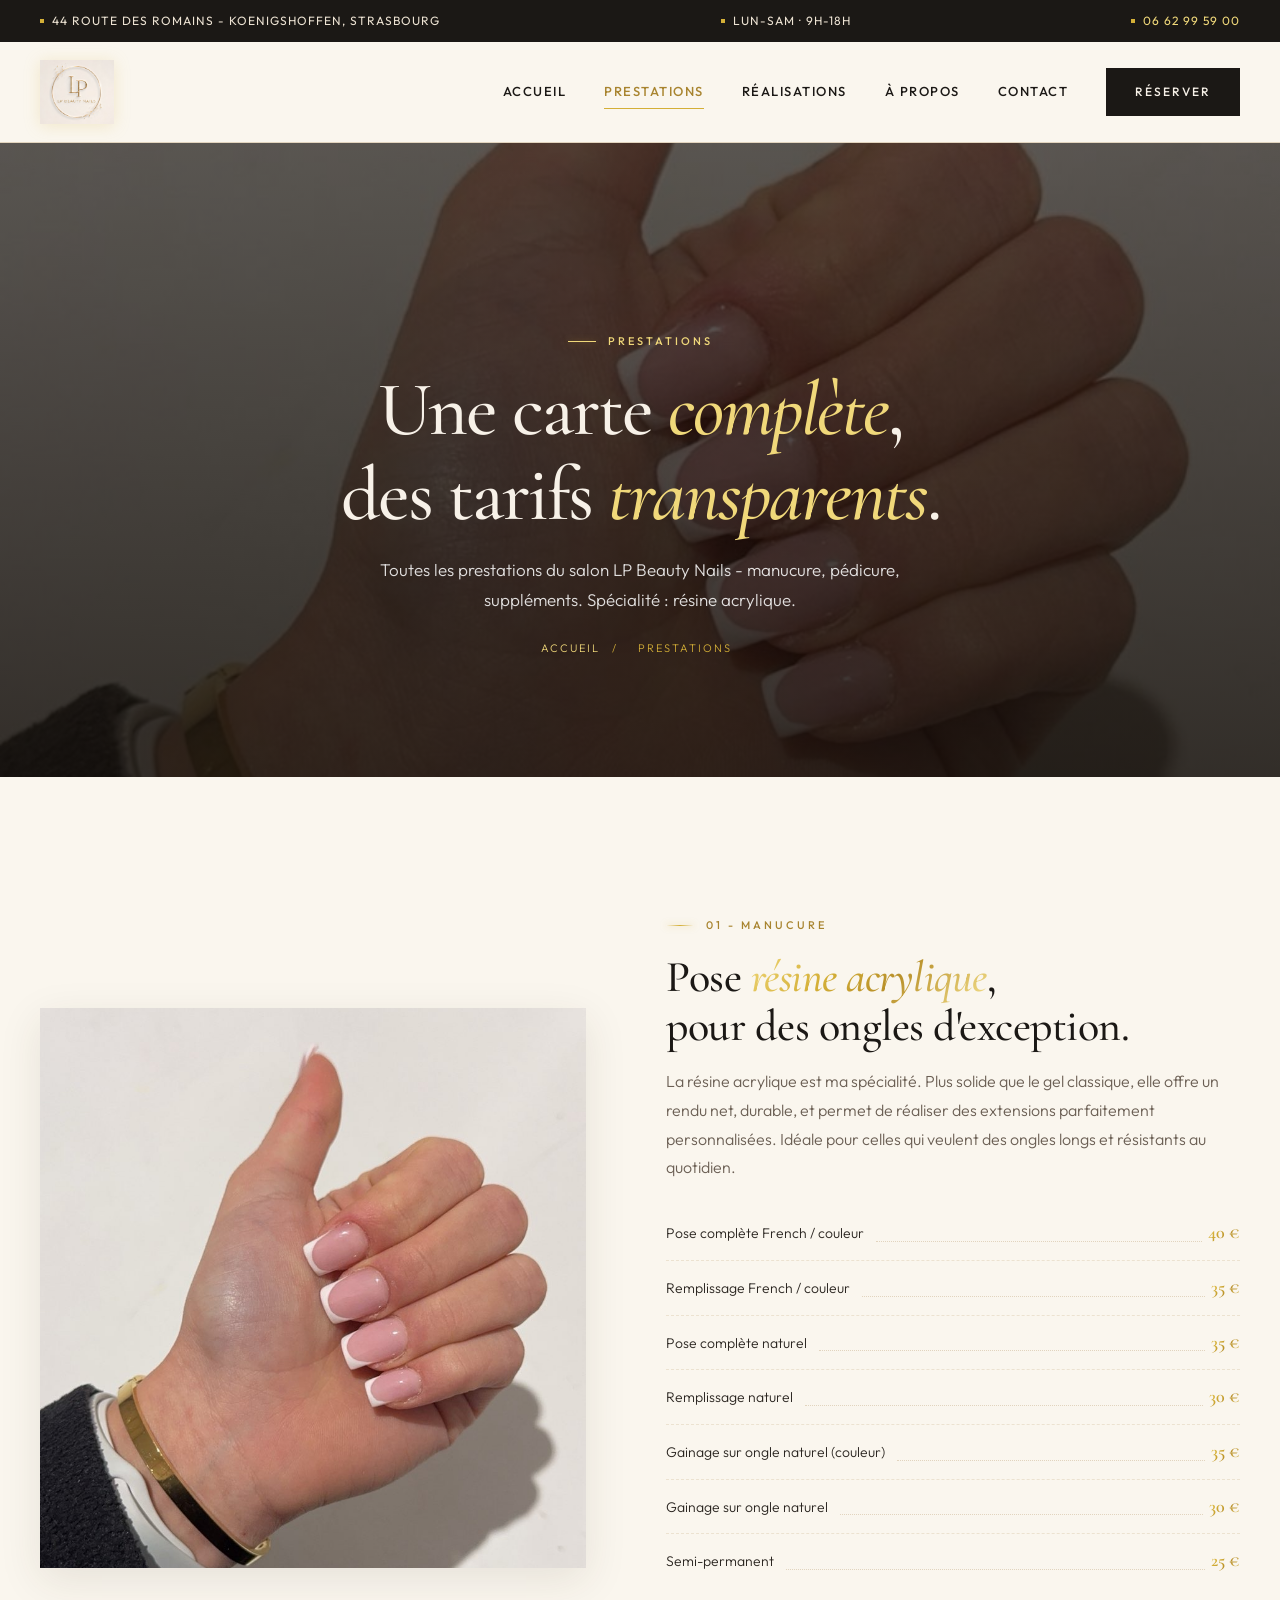
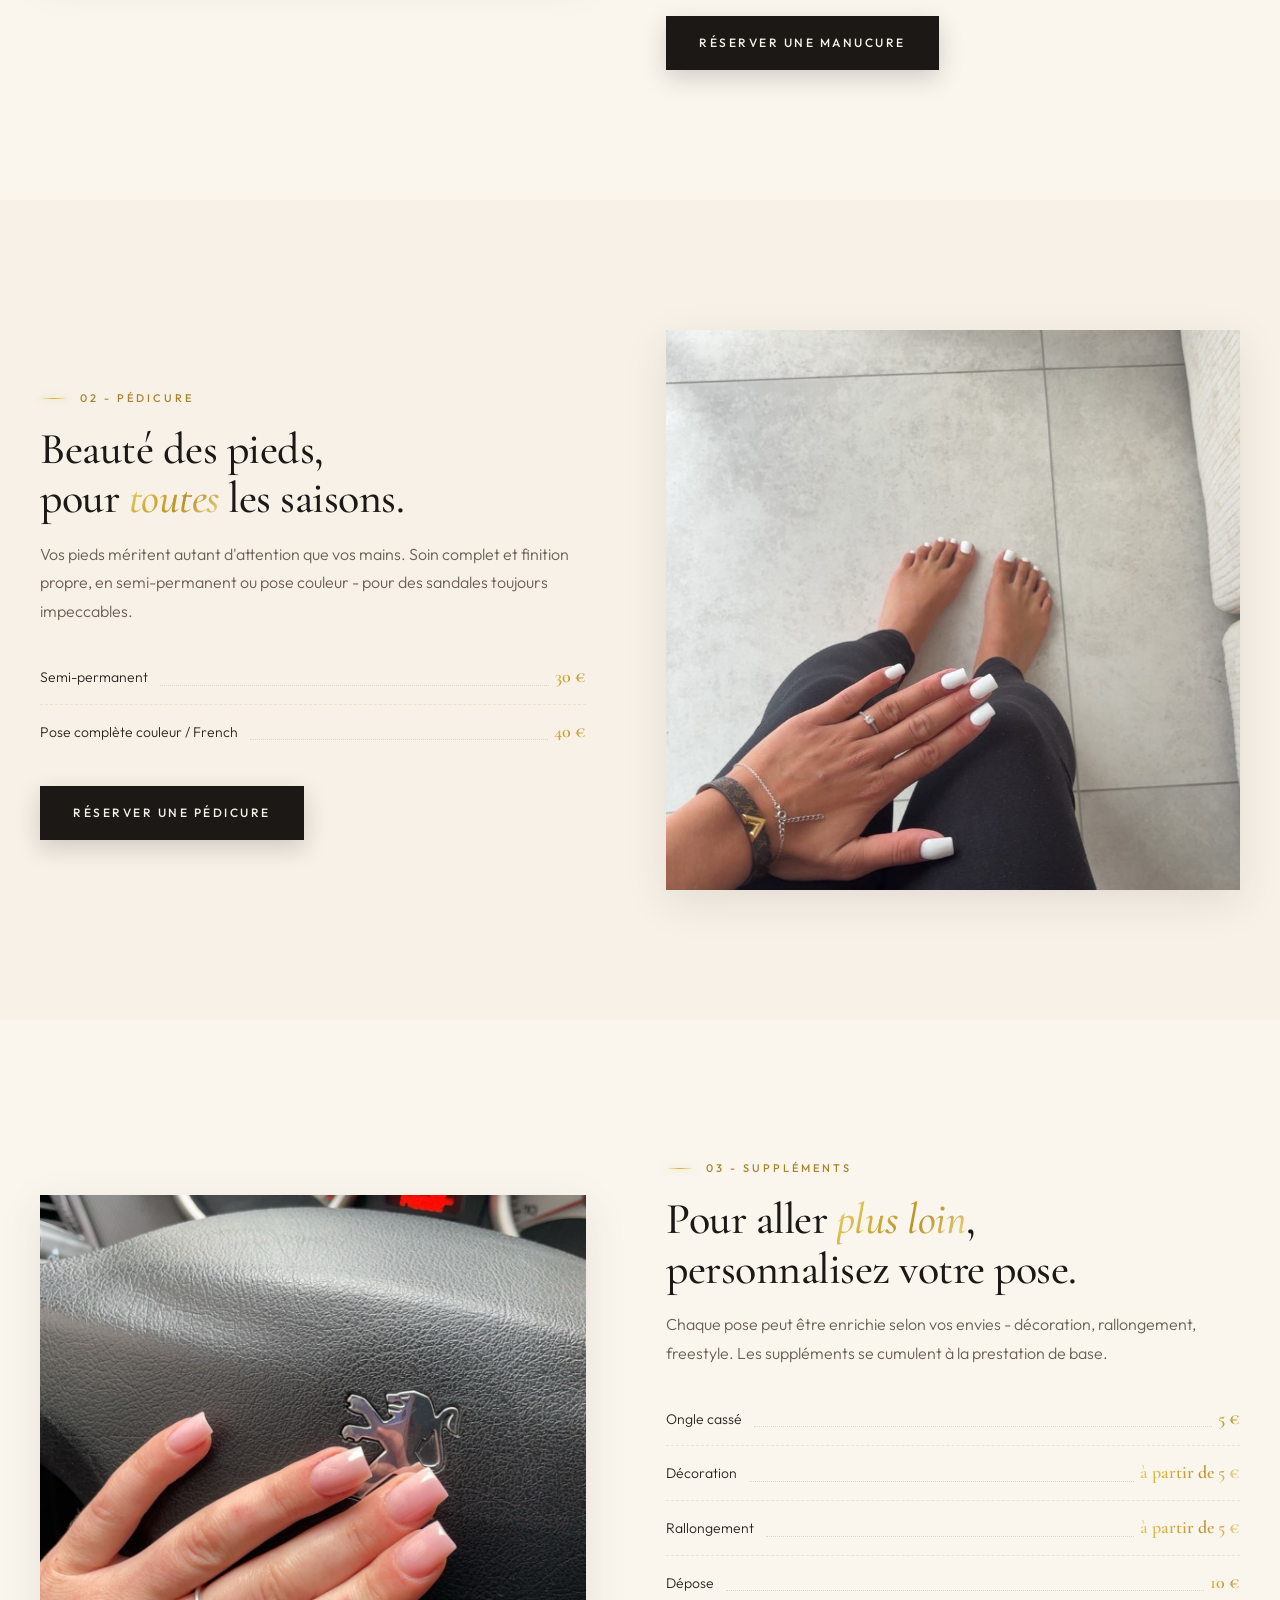
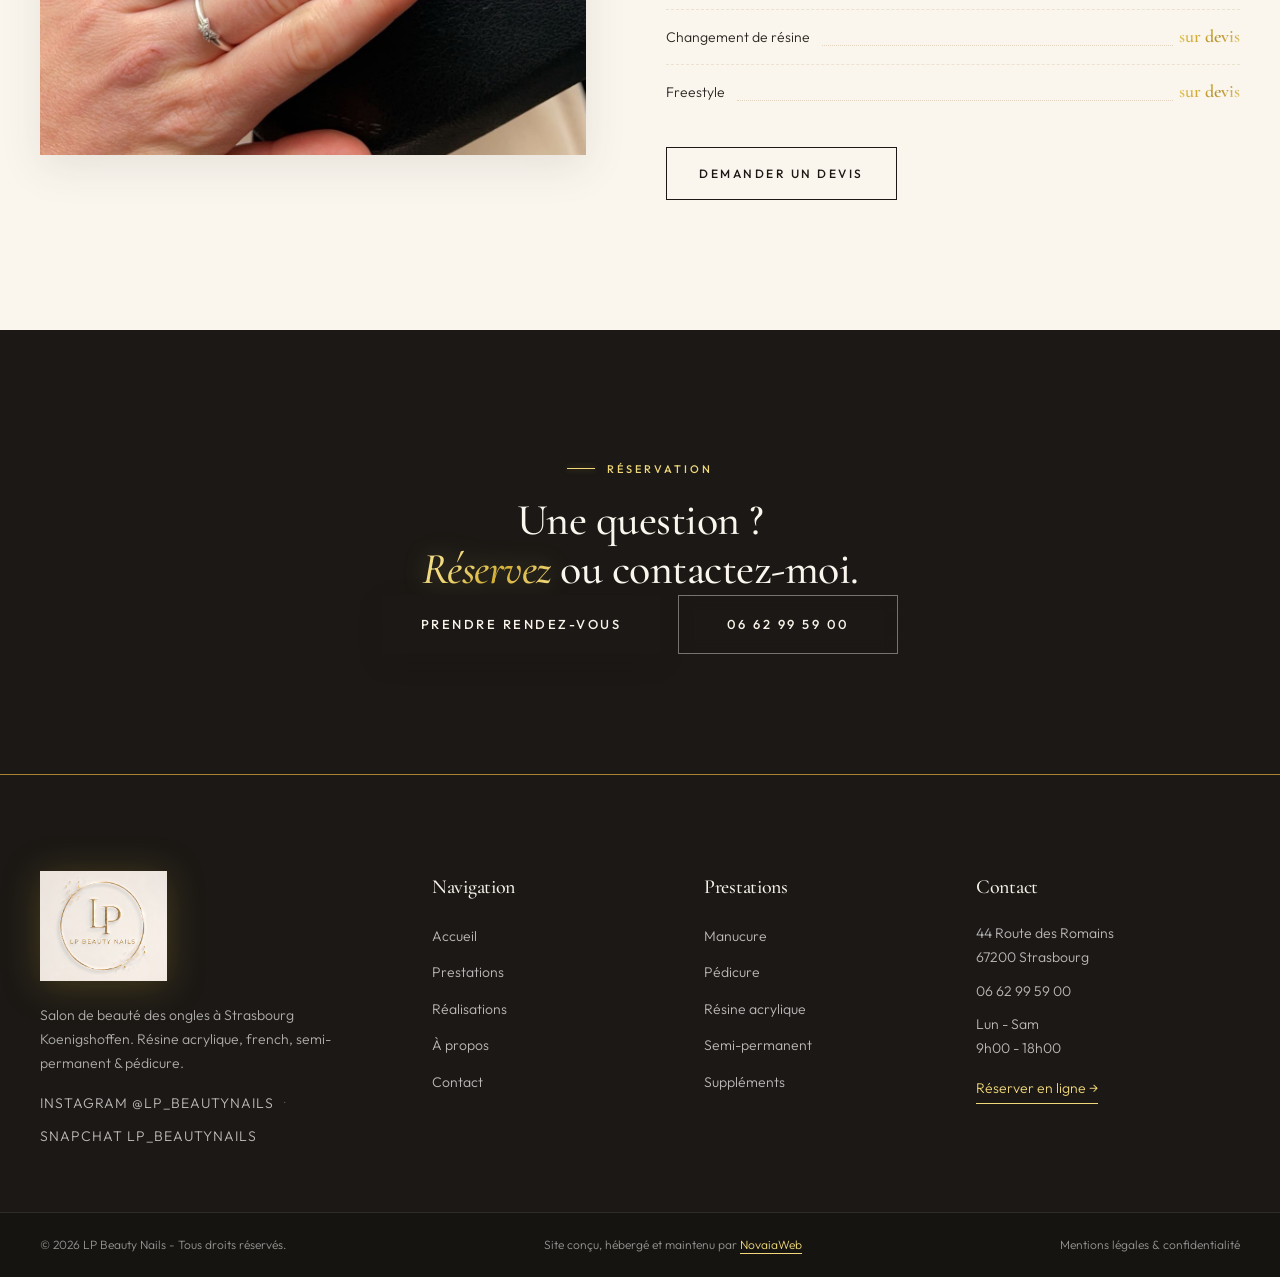
<file: services.html>
<!DOCTYPE html>
<html lang="fr">
<head>
<meta charset="UTF-8" />
<meta name="viewport" content="width=device-width, initial-scale=1.0" />
<title>Prestations &amp; Tarifs - Pose résine, French, Semi-permanent | LP Beauty Nails Strasbourg</title>
<meta name="description" content="Découvrez toutes les prestations LP Beauty Nails à Strasbourg : manucure résine acrylique, french, semi-permanent, pédicure. Tarifs clairs et détaillés." />
<link rel="canonical" href="https://lpbeautynails.fr/services.html" />
<link rel="alternate" hreflang="fr" href="https://lpbeautynails.fr/services.html" />
<link rel="alternate" hreflang="x-default" href="https://lpbeautynails.fr/services.html" />
<meta http-equiv="content-language" content="fr" />
<meta name="theme-color" content="#1B1815" />
<meta name="author" content="LP Beauty Nails" />
<meta name="robots" content="index, follow, max-image-preview:large" />
<meta name="geo.region" content="FR-67" />
<meta name="geo.placename" content="Strasbourg" />
<meta name="geo.position" content="48.5816;7.7095" />
<meta name="ICBM" content="48.5816, 7.7095" />

<meta property="og:type" content="website" />
<meta property="og:title" content="Prestations & Tarifs | LP Beauty Nails Strasbourg" />
<meta property="og:description" content="Manucure résine, french, semi-permanent, pédicure. Tous les tarifs détaillés du salon LP Beauty Nails à Koenigshoffen." />
<meta property="og:url" content="https://lpbeautynails.fr/services.html" />
<meta property="og:image" content="https://lpbeautynails.fr/images/prestations-prix.png" />
<meta property="og:locale" content="fr_FR" />
<meta property="og:site_name" content="LP Beauty Nails" />
<meta name="twitter:card" content="summary_large_image" />
<meta name="twitter:title" content="Prestations & Tarifs | LP Beauty Nails Strasbourg" />
<meta name="twitter:description" content="Manucure résine, french, semi-permanent, pédicure. Tous les tarifs détaillés du salon LP Beauty Nails à Koenigshoffen." />
<meta name="twitter:image" content="https://lpbeautynails.fr/images/prestations-prix.png" />

<link rel="icon" type="image/png" href="images/logo.png" />
<link rel="apple-touch-icon" href="images/logo.png" />

<link rel="preconnect" href="https://fonts.googleapis.com" />
<link rel="preconnect" href="https://fonts.gstatic.com" crossorigin />
<link href="https://fonts.googleapis.com/css2?family=Cormorant+Garamond:ital,wght@0,400;0,500;0,600;0,700;1,400;1,500&family=Outfit:wght@300;400;500;600&display=swap" rel="stylesheet" />

<link rel="stylesheet" href="css/style-mobile.css" />
<link rel="stylesheet" href="css/style-desktop.css" media="(min-width: 1024px)" />

<script type="application/ld+json">
{
  "@context": "https://schema.org",
  "@graph": [
    {
      "@type": "Service",
      "@id": "https://lpbeautynails.fr/services.html#service",
      "name": "Prothésiste ongulaire - Résine acrylique, French, Semi-permanent, Pédicure",
      "serviceType": "Beauty Salon Services",
      "provider": {
        "@type": "BeautySalon",
        "name": "LP Beauty Nails",
        "telephone": "+33662995900",
        "url": "https://lpbeautynails.fr/",
        "address": {
          "@type": "PostalAddress",
          "streetAddress": "44 Route des Romains",
          "addressLocality": "Strasbourg",
          "postalCode": "67200",
          "addressCountry": "FR"
        }
      },
      "areaServed": [
        { "@type": "City", "name": "Strasbourg" },
        { "@type": "City", "name": "Koenigshoffen" },
        { "@type": "City", "name": "Schiltigheim" }
      ],
      "hasOfferCatalog": {
        "@type": "OfferCatalog",
        "name": "Prestations & Tarifs",
        "itemListElement": [
          { "@type": "Offer", "name": "Pose complète French / couleur", "price": "40", "priceCurrency": "EUR" },
          { "@type": "Offer", "name": "Remplissage French / couleur", "price": "35", "priceCurrency": "EUR" },
          { "@type": "Offer", "name": "Pose complète naturel", "price": "30", "priceCurrency": "EUR" },
          { "@type": "Offer", "name": "Remplissage naturel", "price": "30", "priceCurrency": "EUR" },
          { "@type": "Offer", "name": "Gainage couleur", "price": "35", "priceCurrency": "EUR" },
          { "@type": "Offer", "name": "Gainage naturel", "price": "30", "priceCurrency": "EUR" },
          { "@type": "Offer", "name": "Semi-permanent mains", "price": "25", "priceCurrency": "EUR" },
          { "@type": "Offer", "name": "Semi-permanent pieds", "price": "30", "priceCurrency": "EUR" },
          { "@type": "Offer", "name": "Pose complète pieds couleur / French", "price": "40", "priceCurrency": "EUR" }
        ]
      }
    },
    {
      "@type": "BreadcrumbList",
      "itemListElement": [
        { "@type": "ListItem", "position": 1, "name": "Accueil", "item": "https://lpbeautynails.fr/" },
        { "@type": "ListItem", "position": 2, "name": "Prestations", "item": "https://lpbeautynails.fr/services.html" }
      ]
    }
  ]
}
</script>
</head>
<body>

<a class="skip" href="#main">Aller au contenu</a>

<div class="topbar">
  <div class="topbar-inner">
    <span class="topbar-item topbar-hide"><span class="dot"></span>44 Route des Romains - Koenigshoffen, Strasbourg</span>
    <span class="topbar-item topbar-hide"><span class="dot"></span>Lun-Sam · 9h-18h</span>
    <a class="topbar-item topbar-link" href="tel:+33662995900"><span class="dot"></span>06 62 99 59 00</a>
  </div>
</div>

<header class="nav" id="nav">
  <div class="nav-inner">
    <a href="index.html" class="nav-logo" aria-label="LP Beauty Nails - accueil">
      <img src="images/logo.png" alt="LP Beauty Nails - Prothésiste ongulaire à Strasbourg" width="180" height="180" loading="eager" fetchpriority="high" />
    </a>
    <nav class="nav-links" id="navLinks" aria-label="Navigation principale">
      <a href="index.html" class="nav-link">Accueil</a>
      <a href="services.html" class="nav-link active">Prestations</a>
      <a href="realisations.html" class="nav-link">Réalisations</a>
      <a href="a-propos.html" class="nav-link">À propos</a>
      <a href="contact.html" class="nav-link">Contact</a>
      <a href="https://www.cal.eu/lpbeautynails" target="_blank" rel="noopener" class="nav-cta">Réserver</a>
    </nav>
    <button class="nav-toggle" id="navToggle" aria-label="Ouvrir le menu" aria-expanded="false">
      <span></span><span></span><span></span>
    </button>
  </div>
</header>

<main id="main">

<!-- PAGE HEADER -->
<section class="page-hero">
  <div class="page-hero-bg" style="background-image:url('images/img2.jpeg')"></div>
  <div class="page-hero-overlay"></div>
  <div class="container page-hero-content">
    <span class="eyebrow eyebrow-light reveal"><span class="line"></span>Prestations</span>
    <h1 class="page-title reveal">Une carte <em>complète</em>,<br />des tarifs <em>transparents</em>.</h1>
    <p class="page-sub reveal">Toutes les prestations du salon LP Beauty Nails - manucure, pédicure, suppléments. Spécialité : résine acrylique.</p>
    <nav class="breadcrumb reveal" aria-label="Fil d'ariane">
      <a href="index.html">Accueil</a> <span>/</span> <span>Prestations</span>
    </nav>
  </div>
</section>

<!-- DETAILED SERVICES -->
<section class="section service-detail" id="manucure">
  <div class="container service-row">
    <div class="service-media reveal">
      <img src="images/img2.jpeg" alt="French manucure résine - LP Beauty Nails Strasbourg" loading="lazy" />
    </div>
    <div class="service-info">
      <span class="eyebrow eyebrow-dark reveal"><span class="line"></span>01 - Manucure</span>
      <h2 class="section-title reveal">Pose <em>résine acrylique</em>,<br />pour des ongles d'exception.</h2>
      <p class="reveal">La résine acrylique est ma spécialité. Plus solide que le gel classique, elle offre un rendu net, durable, et permet de réaliser des extensions parfaitement personnalisées. Idéale pour celles qui veulent des ongles longs et résistants au quotidien.</p>
      <ul class="pricing-list reveal" id="resine">
        <li><span>Pose complète French / couleur</span><span class="dots"></span><strong>40 €</strong></li>
        <li><span>Remplissage French / couleur</span><span class="dots"></span><strong>35 €</strong></li>
        <li><span>Pose complète naturel</span><span class="dots"></span><strong>35 €</strong></li>
        <li><span>Remplissage naturel</span><span class="dots"></span><strong>30 €</strong></li>
        <li><span>Gainage sur ongle naturel (couleur)</span><span class="dots"></span><strong>35 €</strong></li>
        <li><span>Gainage sur ongle naturel</span><span class="dots"></span><strong>30 €</strong></li>
        <li id="semi"><span>Semi-permanent</span><span class="dots"></span><strong>25 €</strong></li>
      </ul>
      <a href="https://www.cal.eu/lpbeautynails" target="_blank" rel="noopener" class="btn btn-primary reveal">Réserver une manucure</a>
    </div>
  </div>
</section>

<section class="section service-detail service-detail-alt" id="pedicure">
  <div class="container service-row service-row-reverse">
    <div class="service-media reveal">
      <img src="images/img4.jpeg" alt="Pédicure semi-permanent blanc - LP Beauty Nails Koenigshoffen" loading="lazy" />
    </div>
    <div class="service-info">
      <span class="eyebrow eyebrow-dark reveal"><span class="line"></span>02 - Pédicure</span>
      <h2 class="section-title reveal">Beauté des pieds,<br />pour <em>toutes</em> les saisons.</h2>
      <p class="reveal">Vos pieds méritent autant d'attention que vos mains. Soin complet et finition propre, en semi-permanent ou pose couleur - pour des sandales toujours impeccables.</p>
      <ul class="pricing-list reveal">
        <li><span>Semi-permanent</span><span class="dots"></span><strong>30 €</strong></li>
        <li><span>Pose complète couleur / French</span><span class="dots"></span><strong>40 €</strong></li>
      </ul>
      <a href="https://www.cal.eu/lpbeautynails" target="_blank" rel="noopener" class="btn btn-primary reveal">Réserver une pédicure</a>
    </div>
  </div>
</section>

<section class="section service-detail" id="supplements">
  <div class="container service-row">
    <div class="service-media reveal">
      <img src="images/img7.jpeg" alt="Pose résine acrylique avec finitions - LP Beauty Nails Strasbourg" loading="lazy" />
    </div>
    <div class="service-info">
      <span class="eyebrow eyebrow-dark reveal"><span class="line"></span>03 - Suppléments</span>
      <h2 class="section-title reveal">Pour aller <em>plus loin</em>,<br />personnalisez votre pose.</h2>
      <p class="reveal">Chaque pose peut être enrichie selon vos envies - décoration, rallongement, freestyle. Les suppléments se cumulent à la prestation de base.</p>
      <ul class="pricing-list reveal">
        <li><span>Ongle cassé</span><span class="dots"></span><strong>5 €</strong></li>
        <li><span>Décoration</span><span class="dots"></span><strong>à partir de 5 €</strong></li>
        <li><span>Rallongement</span><span class="dots"></span><strong>à partir de 5 €</strong></li>
        <li><span>Dépose</span><span class="dots"></span><strong>10 €</strong></li>
        <li><span>Changement de résine</span><span class="dots"></span><strong>sur devis</strong></li>
        <li><span>Freestyle</span><span class="dots"></span><strong>sur devis</strong></li>
      </ul>
      <a href="contact.html" class="btn btn-outline reveal">Demander un devis</a>
    </div>
  </div>
</section>

<!-- CTA FINAL -->
<section class="section contact-cta">
  <div class="container">
    <div class="cta-card">
      <span class="eyebrow eyebrow-light reveal"><span class="line"></span>Réservation</span>
      <h2 class="section-title section-title-light reveal">Une question ?<br /><em>Réservez</em> ou contactez-moi.</h2>
      <div class="cta-actions reveal">
        <a href="https://www.cal.eu/lpbeautynails" target="_blank" rel="noopener" class="btn btn-primary btn-lg">Prendre rendez-vous</a>
        <a href="tel:+33662995900" class="btn btn-ghost btn-lg">06 62 99 59 00</a>
      </div>
    </div>
  </div>
</section>

</main>

<footer class="footer">
  <div class="container footer-grid">
    <div class="footer-col footer-brand">
      <a href="index.html" class="nav-logo">
        <img src="images/logo.png" alt="LP Beauty Nails - Salon de beauté des ongles Strasbourg" width="180" height="180" loading="lazy" />
      </a>
      <p>Salon de beauté des ongles à Strasbourg Koenigshoffen. Résine acrylique, french, semi-permanent &amp; pédicure.</p>
      <div class="socials">
        <a href="https://www.instagram.com/lp_beautynails/" target="_blank" rel="noopener">Instagram @lp_beautynails</a>
        <span>·</span>
        <a href="https://www.snapchat.com/add/lp_beautynails" target="_blank" rel="noopener">Snapchat lp_beautynails</a>
      </div>
    </div>
    <div class="footer-col">
      <h4>Navigation</h4>
      <ul>
        <li><a href="index.html">Accueil</a></li>
        <li><a href="services.html">Prestations</a></li>
        <li><a href="realisations.html">Réalisations</a></li>
        <li><a href="a-propos.html">À propos</a></li>
        <li><a href="contact.html">Contact</a></li>
      </ul>
    </div>
    <div class="footer-col">
      <h4>Prestations</h4>
      <ul>
        <li><a href="services.html#manucure">Manucure</a></li>
        <li><a href="services.html#pedicure">Pédicure</a></li>
        <li><a href="services.html#resine">Résine acrylique</a></li>
        <li><a href="services.html#semi">Semi-permanent</a></li>
        <li><a href="services.html#supplements">Suppléments</a></li>
      </ul>
    </div>
    <div class="footer-col">
      <h4>Contact</h4>
      <ul class="footer-contact">
        <li>44 Route des Romains<br />67200 Strasbourg</li>
        <li><a href="tel:+33662995900">06 62 99 59 00</a></li>
        <li>Lun - Sam<br />9h00 - 18h00</li>
        <li><a href="https://www.cal.eu/lpbeautynails" target="_blank" rel="noopener" class="footer-cta">Réserver en ligne →</a></li>
      </ul>
    </div>
  </div>
  <div class="footer-bottom">
    <div class="container footer-bottom-inner">
      <span>© 2026 LP Beauty Nails - Tous droits réservés.</span>
      <span class="footer-credit">Site conçu, hébergé et maintenu par <a href="https://novaiaweb.com" target="_blank" rel="noopener">NovaiaWeb</a></span>
      <a href="mentions-legales.html">Mentions légales &amp; confidentialité</a>
    </div>
  </div>
</footer>

<a href="tel:+33662995900" class="sticky-call" aria-label="Appeler LP Beauty Nails">
  <span class="sticky-ring"></span>
  <span>Appeler</span>
</a>

<script src="js/script.js" defer></script>
</body>
</html>
</file>
<file: css/style-mobile.css>
/* ============================================================
   LP BEAUTY NAILS - Premium Cream & Gold Theme (Mobile-first)
   Fonts: Cormorant Garamond (display) + Outfit (body)
   ============================================================ */

:root{
  --cream:        #F7F1E8;
  --cream-light:  #FAF6EE;
  --cream-deep:   #EDE3D3;
  --gold:         #D4AF37;
  --gold-light:   #F0D87A;
  --gold-deep:    #A8842F;
  --rose:         #E5C4B5;
  --ink:          #1B1815;
  --ink-soft:     #3D3631;
  --text:         #2A2520;
  --text-light:   #6B5F54;
  --text-muted:   #9D9085;
  --gold-shine:   linear-gradient(135deg, #F0D87A 0%, #D4AF37 35%, #B8902A 60%, #F5E08C 100%);
  --line:         #E2D4BE;
  --line-light:   #ECE2D0;
  --shadow-sm: 0 2px 12px rgba(60, 45, 30, 0.06);
  --shadow-md: 0 12px 40px rgba(60, 45, 30, 0.10);
  --shadow-lg: 0 30px 80px rgba(60, 45, 30, 0.16);
  --t:    0.4s cubic-bezier(.25,.46,.45,.94);
  --t-slow: 0.7s cubic-bezier(.25,.46,.45,.94);
  --font-display: 'Cormorant Garamond', 'Times New Roman', serif;
  --font-body:    'Outfit', -apple-system, system-ui, sans-serif;
}

/* ── Reset ── */
*,*::before,*::after{ margin:0; padding:0; box-sizing:border-box; }
html{ scroll-behavior:smooth; -webkit-text-size-adjust:100%; }
body{
  font-family: var(--font-body);
  color: var(--text);
  background: var(--cream-light);
  line-height: 1.65;
  font-weight: 300;
  overflow-x: hidden;
  -webkit-font-smoothing: antialiased;
  -moz-osx-font-smoothing: grayscale;
}
a{ color: inherit; text-decoration: none; transition: var(--t); }
img{ max-width:100%; height:auto; display:block; }
button{ font: inherit; cursor: pointer; border: 0; background: transparent; color: inherit; }
input, select, textarea{ font: inherit; color: inherit; }
ul, ol{ list-style: none; }

.skip{
  position:absolute; top:-100px; left:0; padding:8px 16px;
  background: var(--ink); color: var(--cream); z-index: 99999;
}
.skip:focus{ top:0; }

/* ── Container ── */
.container{ width:100%; max-width: 1280px; margin: 0 auto; padding: 0 20px; }
.section{ padding: 64px 0; position: relative; }

/* ── Top bar ── */
.topbar{
  background: var(--ink);
  color: var(--cream-deep);
  font-size: 12px;
  letter-spacing: 1px;
  text-transform: uppercase;
}
.topbar-inner{
  max-width: 1280px; margin: 0 auto; padding: 9px 20px;
  display: flex; align-items: center; justify-content: center; gap: 14px;
  flex-wrap: wrap;
}
.topbar-item{
  display: inline-flex; align-items: center; gap: 8px;
  font-weight: 400;
}
.topbar-link{ color: var(--gold-light); }
.topbar-link:hover{ color: #fff; }
.topbar .dot{
  width: 4px; height: 4px; background: var(--gold);
  display:inline-block; border-radius: 0;
}
.topbar-hide{ display: none; }

/* ── Navigation ── */
.nav{
  position: sticky; top: 0; z-index: 900;
  background: var(--cream-light);
  border-bottom: 1px solid var(--line);
  transition: var(--t);
}
.nav.scrolled{
  background: rgba(247, 241, 232, 0.96);
  box-shadow: var(--shadow-sm);
}
.nav-inner{
  max-width: 1280px; margin: 0 auto; padding: 14px 20px;
  display: flex; align-items: center; justify-content: space-between; gap: 20px;
}
.nav-logo{
  display: inline-flex; align-items: center;
  color: var(--ink);
  flex-shrink: 0;
}
.nav-logo img{
  width: auto;
  height: 56px;
  display: block;
  transition: var(--t);
  filter: drop-shadow(0 2px 8px rgba(212, 175, 55, 0.2));
}
.nav-logo:hover img{
  transform: scale(1.04);
  filter: drop-shadow(0 2px 14px rgba(212, 175, 55, 0.45));
}
.footer-brand .nav-logo img{
  height: 96px;
  filter: drop-shadow(0 4px 18px rgba(212, 175, 55, 0.25));
}

.nav-links{
  position: fixed; inset: 0;
  background: var(--cream-light);
  display: flex; flex-direction: column; align-items: center; justify-content: center;
  gap: 28px; padding: 80px 24px;
  transform: translateX(100%);
  transition: transform var(--t-slow);
  z-index: 1000;
}
.nav-links.open{ transform: translateX(0); }
.nav-link{
  font-family: var(--font-display);
  font-size: 28px; font-weight: 500;
  color: var(--ink);
}
.nav-link.active, .nav-link:hover{ color: var(--gold-deep); font-style: italic; }
.nav-cta{
  margin-top: 12px;
  background: var(--ink); color: var(--cream) !important;
  padding: 16px 36px;
  font-family: var(--font-body); font-size: 13px;
  letter-spacing: 2px; text-transform: uppercase; font-weight: 500;
  border: 1px solid var(--ink);
}
.nav-cta:hover{ background: var(--gold-deep); border-color: var(--gold-deep); color: #fff !important; }

.nav-toggle{
  width: 36px; height: 36px;
  display: flex; flex-direction: column; justify-content: center; align-items: center; gap: 5px;
  z-index: 1100;
  position: relative;
}
.nav-toggle span{
  width: 22px; height: 1.5px; background: var(--ink);
  transition: var(--t);
}
.nav-toggle.open span:nth-child(1){ transform: translateY(6.5px) rotate(45deg); }
.nav-toggle.open span:nth-child(2){ opacity: 0; }
.nav-toggle.open span:nth-child(3){ transform: translateY(-6.5px) rotate(-45deg); }

/* ── Eyebrow ── */
.eyebrow{
  display: inline-flex; align-items: center; gap: 12px;
  font-size: 11px; font-weight: 500;
  letter-spacing: 3px; text-transform: uppercase;
  color: var(--gold-deep);
  margin-bottom: 18px;
}
.eyebrow .line{
  width: 28px; height: 1px;
  background: linear-gradient(90deg, transparent, var(--gold), transparent);
  display: inline-block;
  box-shadow: 0 0 6px rgba(212, 175, 55, 0.5);
}
.eyebrow-light{ color: var(--gold-light); }
.eyebrow-light .line{ background: var(--gold-light); }
.eyebrow-dark{ color: var(--gold-deep); }

/* ── Section title ── */
.section-title{
  font-family: var(--font-display);
  font-size: clamp(30px, 8vw, 44px);
  font-weight: 500;
  line-height: 1.12;
  color: var(--ink);
  letter-spacing: -0.5px;
}
.section-title em{
  font-style: italic;
  background: var(--gold-shine);
  -webkit-background-clip: text;
  background-clip: text;
  -webkit-text-fill-color: transparent;
  font-weight: 500;
}
.section-title-light{ color: var(--cream-light); }
.section-title-light em{
  background: linear-gradient(135deg, #F5E08C 0%, #F0D87A 30%, #D4AF37 60%, #F5E08C 100%);
  -webkit-background-clip: text;
  background-clip: text;
  -webkit-text-fill-color: transparent;
  filter: drop-shadow(0 0 12px rgba(240, 216, 122, 0.3));
}

.section-head{
  text-align: center;
  max-width: 720px; margin: 0 auto 48px;
}
.section-head .eyebrow{ margin-bottom: 14px; justify-content: center; }
.section-cta{ text-align: center; margin-top: 40px; }

/* ── Buttons ── */
.btn{
  display: inline-flex; align-items: center; justify-content: center; gap: 10px;
  padding: 16px 32px;
  font-family: var(--font-body); font-size: 12px; font-weight: 500;
  letter-spacing: 2.5px; text-transform: uppercase;
  border-radius: 0;
  border: 1px solid transparent;
  transition: var(--t);
  cursor: pointer;
  text-align: center;
  position: relative;
  overflow: hidden;
}
.btn-primary{
  background: var(--ink); color: var(--cream);
  border-color: var(--ink);
  box-shadow: 0 8px 24px rgba(27,24,21,0.18), inset 0 0 0 1px rgba(212,175,55,0);
  position: relative;
}
.btn-primary::before{
  content: "";
  position: absolute; inset: 0;
  background: var(--gold-shine);
  opacity: 0;
  transition: opacity var(--t);
  z-index: 0;
}
.btn-primary > *{ position: relative; z-index: 1; }
.btn-primary:hover{
  border-color: var(--gold);
  transform: translateY(-2px);
  box-shadow: 0 14px 36px rgba(212, 175, 55, 0.45), 0 0 0 1px rgba(240, 216, 122, 0.4);
  color: #1B1815;
}
.btn-primary:hover::before{ opacity: 1; }
.btn-ghost{
  background: transparent; color: var(--cream);
  border-color: rgba(255,255,255,0.4);
  backdrop-filter: blur(8px);
}
.btn-ghost:hover{
  background: var(--cream); color: var(--ink);
  border-color: var(--cream);
}
.btn-outline{
  background: transparent; color: var(--ink);
  border-color: var(--ink);
}
.btn-outline:hover{
  background: var(--ink); color: var(--cream);
}
.btn-lg{ padding: 18px 38px; font-size: 13px; }
.btn-block{ display: flex; width: 100%; }

/* ── Hero ── */
.hero{
  position: relative; min-height: 92vh;
  display: flex; align-items: center; justify-content: center;
  overflow: hidden;
  padding: 120px 20px 80px;
  text-align: center;
  color: var(--cream);
}
.hero-bg{ position: absolute; inset: 0; z-index: 0; }
.hero-bg-img{
  position: absolute; inset: -10%;
  background-size: cover; background-position: center;
  filter: brightness(0.55) saturate(0.85) contrast(1.05);
  transform: scale(1.05);
  animation: heroZoom 18s ease-out forwards;
}
@keyframes heroZoom{ to{ transform: scale(1.12);} }
.hero-vignette{
  position: absolute; inset: 0;
  background:
    linear-gradient(180deg, rgba(15,10,8,0.72) 0%, rgba(15,10,8,0.55) 35%, rgba(15,10,8,0.85) 100%),
    radial-gradient(ellipse at center, rgba(0,0,0,0.1) 25%, rgba(0,0,0,0.6) 100%);
}
.hero-content{ position: relative; z-index: 2; max-width: 880px; }
.hero .eyebrow{
  color: var(--gold-light);
  justify-content: center;
}
.hero .eyebrow .line{ background: var(--gold-light); }
.hero-title{
  font-family: var(--font-display);
  font-size: clamp(42px, 11vw, 88px);
  line-height: 1.0;
  font-weight: 500;
  letter-spacing: -1.5px;
  margin-bottom: 24px;
  color: var(--cream);
}
.hero-title em{
  font-style: italic;
  background: linear-gradient(135deg, #F5E08C 0%, #F0D87A 25%, #D4AF37 50%, #F5E08C 75%, #F0D87A 100%);
  background-size: 200% 200%;
  -webkit-background-clip: text;
  background-clip: text;
  -webkit-text-fill-color: transparent;
  font-weight: 400;
  filter: drop-shadow(0 0 22px rgba(240, 216, 122, 0.45));
  animation: goldShimmer 6s ease-in-out infinite;
}
@keyframes goldShimmer{
  0%, 100%{ background-position: 0% 50%; }
  50%{ background-position: 100% 50%; }
}
@media (prefers-reduced-motion: reduce){
  .hero-title em{ animation: none; }
}
.hero-title span{ display: block; }
.hero-sub{
  font-size: 16px; line-height: 1.7;
  color: rgba(255,255,255,0.85);
  max-width: 560px; margin: 0 auto 36px;
}
.hero-actions{
  display: flex; flex-direction: column; gap: 14px;
  align-items: stretch;
  margin-bottom: 56px;
}
.hero-stats{
  display: grid; grid-template-columns: repeat(3, 1fr);
  gap: 12px;
  border-top: 1px solid rgba(255,255,255,0.18);
  border-bottom: 1px solid rgba(255,255,255,0.18);
  padding: 22px 0;
}
.hero-stats li{
  display: flex; flex-direction: column; gap: 6px;
  text-align: center;
  padding: 0 6px;
  border-right: 1px solid rgba(255,255,255,0.12);
}
.hero-stats li:last-child{ border-right: 0; }
.hero-stats strong{
  font-family: var(--font-display);
  font-size: clamp(18px, 5vw, 26px);
  font-weight: 600;
  background: linear-gradient(135deg, #F5E08C 0%, #F0D87A 30%, #D4AF37 60%, #F5E08C 100%);
  -webkit-background-clip: text;
  background-clip: text;
  -webkit-text-fill-color: transparent;
  letter-spacing: 0;
  filter: drop-shadow(0 0 8px rgba(240, 216, 122, 0.3));
}
.hero-stats span{
  font-size: 10px; letter-spacing: 1.5px; text-transform: uppercase;
  color: rgba(255,255,255,0.7);
}
.hero-scroll{
  display: none;
}

/* ── Marquee ── */
.marquee{
  background: var(--ink);
  color: var(--cream);
  padding: 22px 0;
  overflow: hidden;
  border-top: 1px solid var(--gold-deep);
  border-bottom: 1px solid var(--gold-deep);
}
.marquee-track{
  display: inline-flex; gap: 32px; align-items: center;
  white-space: nowrap;
  animation: marquee 38s linear infinite;
  font-family: var(--font-display);
  font-size: 22px; font-style: italic; font-weight: 400;
  letter-spacing: 0.5px;
}
.marquee .diamond{ color: var(--gold); font-style: normal; font-size: 10px; }
@keyframes marquee{ from{ transform: translateX(0);} to{ transform: translateX(-50%);} }

/* ── Offer ── */
.offer{
  background:
    linear-gradient(180deg, var(--cream-light), var(--cream));
}
.offer-grid{
  display: grid; gap: 40px;
}
.offer-text h2{ margin-bottom: 16px; }
.offer-text p{ color: var(--text-light); margin-bottom: 26px; line-height: 1.75; }
.offer-list{
  margin-bottom: 30px;
  border-top: 1px solid var(--line);
}
.offer-list li{
  display: flex; align-items: baseline; justify-content: space-between; gap: 16px;
  padding: 16px 0;
  border-bottom: 1px solid var(--line);
}
.offer-list span em{
  color: var(--text-muted); font-style: italic; font-size: 13px;
}
.offer-list strong{
  font-family: var(--font-display);
  font-size: 30px; font-weight: 600;
  background: var(--gold-shine);
  -webkit-background-clip: text;
  background-clip: text;
  -webkit-text-fill-color: transparent;
}
.offer-media{
  position: relative;
  border: 1px solid var(--line);
  background: var(--cream-light);
  padding: 20px;
  box-shadow: var(--shadow-md);
}
.offer-media img{ width: 100%; height: auto; display: block; }

/* ── About ── */
.about{ background: var(--cream-light); }
.about-grid{
  display: grid; gap: 40px;
}
.about-media{
  position: relative;
  height: 460px;
  background: var(--cream-deep);
  box-shadow: var(--shadow-md);
}
.about-img{
  position: absolute; inset: 0;
  background-size: cover; background-position: center;
}
.about-badge{
  position: absolute;
  bottom: -24px; right: -16px;
  background: var(--ink); color: var(--cream);
  padding: 22px 24px;
  display: flex; flex-direction: column; gap: 4px;
  text-align: right;
  box-shadow: var(--shadow-md);
}
.badge-num{
  font-family: var(--font-display);
  font-size: 32px; font-style: italic; font-weight: 600;
  background: linear-gradient(135deg, #F5E08C 0%, #F0D87A 30%, #D4AF37 60%, #F5E08C 100%);
  -webkit-background-clip: text;
  background-clip: text;
  -webkit-text-fill-color: transparent;
  line-height: 1;
  filter: drop-shadow(0 0 10px rgba(240, 216, 122, 0.4));
}
.badge-txt{
  font-size: 10px; letter-spacing: 2px; text-transform: uppercase;
  color: rgba(255,255,255,0.7);
  line-height: 1.5;
}

.about-text > p{
  color: var(--text-light); margin: 16px 0; line-height: 1.8;
}
.about-list{
  margin: 28px 0;
}
.about-list li{
  display: flex; align-items: flex-start; gap: 16px;
  padding: 16px 0;
  border-bottom: 1px solid var(--line);
  font-size: 14px;
  color: var(--text);
}
.about-list li:first-child{ border-top: 1px solid var(--line); }
.about-list li span{
  font-family: var(--font-display);
  font-size: 22px; font-style: italic; font-weight: 600;
  background: var(--gold-shine);
  -webkit-background-clip: text;
  background-clip: text;
  -webkit-text-fill-color: transparent;
  flex-shrink: 0;
}
.link-arrow{
  display: inline-flex; align-items: center; gap: 10px;
  font-size: 12px; letter-spacing: 2.5px; text-transform: uppercase; font-weight: 500;
  color: var(--ink);
  border-bottom: 1px solid var(--gold);
  padding-bottom: 6px;
}
.link-arrow:hover{ color: var(--gold-deep); gap: 14px; }

/* ── Pricing (services & home) ── */
.services{ background: var(--cream); }
.pricing-grid{
  display: grid; gap: 36px;
}
.pricing-block{
  background: var(--cream-light);
  border: 1px solid var(--line);
  padding: 32px 24px;
  box-shadow: var(--shadow-sm);
}
.pricing-title{
  font-family: var(--font-display);
  font-size: 24px; font-weight: 500;
  color: var(--ink);
  text-align: center;
  margin-bottom: 22px;
  padding-bottom: 14px;
  position: relative;
  letter-spacing: 1px; text-transform: uppercase; font-size: 14px;
  border-bottom: 1px solid var(--line);
}
.pricing-title::before{
  content: "✦"; color: var(--gold); margin-right: 10px;
}
.pricing-title::after{
  content: "✦"; color: var(--gold); margin-left: 10px;
}
.pricing-title-mt{ margin-top: 32px; }
.pricing-list li{
  display: flex; align-items: baseline; gap: 6px;
  padding: 12px 0;
  border-bottom: 1px dashed var(--line-light);
  font-size: 14px;
  color: var(--text);
}
.pricing-list li:last-child{ border-bottom: 0; }
.pricing-list li > span:first-child{
  flex-shrink: 0;
  padding-right: 6px;
}
.pricing-list .dots{
  flex: 1;
  border-bottom: 1px dotted var(--line);
  height: 1px;
  align-self: end;
  margin-bottom: 6px;
  min-width: 20px;
}
.pricing-list strong{
  font-family: var(--font-display);
  font-size: 18px; font-weight: 600;
  background: var(--gold-shine);
  -webkit-background-clip: text;
  background-clip: text;
  -webkit-text-fill-color: transparent;
  flex-shrink: 0;
}
.pricing-note{
  text-align: center;
  font-family: var(--font-display);
  font-style: italic;
  color: var(--gold-deep);
  font-size: 18px;
  margin-top: 32px;
}

/* ── Service detail (services.html rows) ── */
.service-detail{ background: var(--cream-light); }
.service-detail-alt{ background: var(--cream); }
.service-row{
  display: grid; gap: 32px;
}
.service-media img{
  width: 100%; height: 360px; object-fit: cover;
  box-shadow: var(--shadow-md);
}
.service-info > p{
  color: var(--text-light); margin: 16px 0 24px; line-height: 1.8;
}
.service-info .pricing-list{ margin-bottom: 28px; }

/* ── Home services cards ── */
.services-grid{
  display: grid; gap: 18px;
}
.service-card{
  background: var(--cream-light);
  border: 1px solid var(--line);
  padding: 32px 24px;
  position: relative;
  transition: var(--t);
}
.service-card:hover{
  border-color: var(--gold);
  transform: translateY(-4px);
  box-shadow: var(--shadow-md);
}
.service-num{
  font-family: var(--font-display);
  font-size: 16px; font-style: italic;
  background: var(--gold-shine);
  -webkit-background-clip: text;
  background-clip: text;
  -webkit-text-fill-color: transparent;
  font-weight: 600;
  margin-bottom: 12px; display: block;
}
.service-card h3{
  font-family: var(--font-display);
  font-size: 26px; font-weight: 500;
  color: var(--ink);
  margin-bottom: 12px;
  letter-spacing: -0.5px;
}
.service-card p{ color: var(--text-light); margin-bottom: 18px; font-size: 14px; line-height: 1.7; }
.service-link{
  font-size: 11px; letter-spacing: 2px; text-transform: uppercase; font-weight: 500;
  color: var(--gold-deep);
  display: inline-flex; align-items: center; gap: 8px;
  padding-bottom: 4px; border-bottom: 1px solid var(--gold-light);
}
.service-link:hover{ color: var(--ink); border-color: var(--ink); gap: 12px; }

/* ── Loyalty ── */
.loyalty{
  background: var(--ink);
  color: var(--cream);
}
.loyalty-grid{
  display: grid; gap: 36px;
}
.loyalty-text{ color: rgba(255,255,255,0.85); }
.loyalty-text h2{ margin-bottom: 16px; }
.loyalty-text p{ margin-bottom: 14px; line-height: 1.8; }
.loyalty-text strong{ color: var(--gold-light); font-weight: 500; }
.loyalty-sub{
  font-family: var(--font-display); font-style: italic;
  font-size: 18px; color: var(--gold-light);
  margin-bottom: 28px;
}
.loyalty-media{
  background: var(--cream-light);
  padding: 24px;
  box-shadow: var(--shadow-lg);
}
.loyalty-media img{ width: 100%; height: auto; }

/* ── Gallery intro (SEO text on realisations) ── */
.gallery-intro{ background: var(--cream-light); padding: 56px 0 24px; }
.gallery-intro-inner{ max-width: 820px; margin: 0 auto; text-align: center; }
.gallery-intro .eyebrow{ justify-content: center; }
.gallery-intro h2{ margin-bottom: 20px; }
.gallery-intro p{ color: var(--text-light); margin: 14px 0; line-height: 1.85; }

/* ── Gallery ── */
.gallery{ background: var(--cream-light); }
.gallery-grid{
  display: grid;
  grid-template-columns: 1fr 1fr;
  gap: 12px;
}
.gallery-item{
  position: relative; overflow: hidden;
  aspect-ratio: 3 / 4;
  display: block;
  background: var(--cream-deep);
  box-shadow: var(--shadow-sm);
}
.gallery-item img{
  width: 100%; height: 100%; object-fit: cover;
  transition: transform 0.7s ease;
}
.gallery-item:hover img{ transform: scale(1.05); }
.gallery-item-tall{ grid-row: span 2; aspect-ratio: 3/5; }
.gallery-item-wide{ grid-column: span 2; aspect-ratio: 16/10; }
.gallery-tag{
  position: absolute; bottom: 12px; left: 12px;
  background: rgba(27,24,21,0.85);
  color: var(--cream);
  padding: 7px 12px;
  font-size: 10px; letter-spacing: 2px; text-transform: uppercase; font-weight: 500;
  backdrop-filter: blur(4px);
}
.gallery-item figcaption{ display: contents; }
.gallery-cap{ display: none; }

/* ── Location ── */
.location{ background: var(--cream); }
.location-grid{ display: grid; gap: 40px; }
.location-text > p{ color: var(--text-light); margin: 16px 0 22px; }
.zones{
  display: flex; flex-wrap: wrap; gap: 8px;
  margin-bottom: 32px;
}
.zones li{
  font-size: 12px; letter-spacing: 1px; text-transform: uppercase; font-weight: 500;
  padding: 8px 14px;
  background: var(--cream-light);
  border: 1px solid var(--line);
  color: var(--ink-soft);
}
.info-box{
  display: grid; gap: 18px;
  background: var(--ink); color: var(--cream);
  padding: 28px 24px;
}
.info-box > div{ display: flex; flex-direction: column; gap: 6px; }
.info-label{
  font-size: 10px; letter-spacing: 2.5px; text-transform: uppercase;
  color: var(--gold-light);
}
.info-box span:not(.info-label){
  font-family: var(--font-display);
  font-size: 17px;
}
.info-box a{ color: var(--gold-light); }
.info-box a:hover{ color: #fff; }
.location-map{
  height: 380px;
  box-shadow: var(--shadow-md);
}
.location-map iframe{ width: 100%; height: 100%; border: 0; filter: grayscale(0.2); }

/* ── Contact CTA ── */
.contact-cta{
  background: var(--ink);
  color: var(--cream);
  padding: 80px 0;
}
.cta-card{
  text-align: center;
  max-width: 720px; margin: 0 auto;
}
.cta-card .eyebrow{ justify-content: center; }
.cta-card p{
  color: rgba(255,255,255,0.78);
  margin: 18px 0 32px;
}
.cta-actions{
  display: flex; flex-direction: column; gap: 14px;
  align-items: stretch;
}
.cta-note{
  margin-top: 24px;
  font-size: 13px;
  color: rgba(255,255,255,0.6);
}
.cta-note a{ color: var(--gold-light); border-bottom: 1px solid var(--gold-light); padding-bottom: 1px;}
.cta-note a:hover{ color: #fff; }

/* ── Page Hero (interior pages) ── */
.page-hero{
  position: relative;
  padding: 120px 20px 80px;
  min-height: 60vh;
  display: flex; align-items: center;
  color: var(--cream);
  text-align: center;
  overflow: hidden;
}
.page-hero-short{ min-height: 44vh; padding: 100px 20px 60px; }
.page-hero-bg{
  position: absolute; inset: 0;
  background-size: cover; background-position: center;
  filter: brightness(0.7);
}
.page-hero-overlay{
  position: absolute; inset: 0;
  background: linear-gradient(180deg, rgba(20,15,10,0.5), rgba(20,15,10,0.78));
}
.page-hero-content{ position: relative; z-index: 2; }
.page-hero-content .eyebrow{ justify-content: center; }
.page-title{
  font-family: var(--font-display);
  font-size: clamp(36px, 9vw, 64px);
  font-weight: 500;
  line-height: 1.1;
  margin-bottom: 18px;
  letter-spacing: -1px;
  color: var(--cream);
}
.page-title em{ font-style: italic; color: var(--gold-light); }
.page-sub{
  font-size: 15px; line-height: 1.75;
  color: rgba(255,255,255,0.85);
  max-width: 600px; margin: 0 auto 24px;
}
.breadcrumb{
  font-size: 11px; letter-spacing: 2px; text-transform: uppercase;
  color: rgba(255,255,255,0.6);
}
.breadcrumb a{ color: var(--gold-light); }
.breadcrumb a:hover{ color: #fff; }
.breadcrumb span:not([role]){ margin: 0 8px; color: var(--gold); }

/* ── Filters ── */
.filters-bar{
  background: var(--cream-light);
  border-bottom: 1px solid var(--line);
  padding: 18px 0;
}
.filters{
  display: flex; flex-wrap: wrap; gap: 8px;
  justify-content: center;
}
.filter-btn{
  padding: 9px 16px;
  font-size: 11px; letter-spacing: 1.5px; text-transform: uppercase; font-weight: 500;
  border: 1px solid var(--line);
  background: transparent;
  color: var(--ink-soft);
  transition: var(--t);
}
.filter-btn:hover{ border-color: var(--gold); color: var(--gold-deep); }
.filter-btn.active{
  background: var(--ink); color: var(--cream);
  border-color: var(--ink);
}

.gallery-grid-page{ grid-template-columns: 1fr 1fr; }
.gallery-page .gallery-item{ aspect-ratio: 3/4; }
.gallery-item.hidden{ display: none; }

/* Insta CTA */
.insta-cta{ background: var(--cream); }
.insta-card{
  text-align: center;
  max-width: 700px; margin: 0 auto;
  padding: 48px 24px;
  background: var(--cream-light);
  border: 1px solid var(--line);
}
.insta-card .eyebrow{ justify-content: center; }
.insta-card p{ color: var(--text-light); margin: 16px 0 28px; }

/* ── Offer banner (services page) ── */
.offer-banner{ background: var(--cream-light); }
.offer-banner-card{
  display: grid; gap: 0;
  background: var(--ink); color: var(--cream);
  overflow: hidden;
  box-shadow: var(--shadow-lg);
}
.offer-banner-img{
  background: var(--cream); padding: 24px;
  display: flex; align-items: center; justify-content: center;
}
.offer-banner-img img{ max-width: 100%; height: auto; }
.offer-banner-text{ padding: 36px 28px; }
.offer-banner-text .eyebrow{ color: var(--gold-light); }
.offer-banner-text .eyebrow .line{ background: var(--gold-light); }
.offer-banner-text h2{ color: var(--cream); margin-bottom: 14px; }
.offer-banner-text h2 em{ color: var(--gold-light); }
.offer-banner-text > p{ color: rgba(255,255,255,0.78); margin-bottom: 20px; }
.offer-mini{ display: flex; flex-direction: column; gap: 8px; margin-bottom: 26px; }
.offer-mini li{
  display: flex; justify-content: space-between; align-items: baseline;
  padding: 10px 0;
  border-bottom: 1px solid rgba(255,255,255,0.12);
  font-size: 14px;
}
.offer-mini strong{
  font-family: var(--font-display); font-size: 22px; font-weight: 600;
  background: linear-gradient(135deg, #F5E08C 0%, #F0D87A 30%, #D4AF37 60%, #F5E08C 100%);
  -webkit-background-clip: text;
  background-clip: text;
  -webkit-text-fill-color: transparent;
}

/* Classes */
.classes{ background: var(--cream); }

/* Values */
.values{ background: var(--cream-light); }
.values-grid{
  display: grid; gap: 18px;
}
.value-card{
  background: var(--cream);
  border: 1px solid var(--line);
  padding: 32px 24px;
  position: relative;
  transition: var(--t);
}
.value-card:hover{
  border-color: var(--gold);
  transform: translateY(-3px);
  box-shadow: var(--shadow-md);
}
.value-num{
  font-family: var(--font-display);
  font-size: 18px; font-style: italic;
  background: var(--gold-shine);
  -webkit-background-clip: text;
  background-clip: text;
  -webkit-text-fill-color: transparent;
  font-weight: 600;
  margin-bottom: 12px; display: block;
}
.value-card h3{
  font-family: var(--font-display);
  font-size: 24px; font-weight: 500;
  color: var(--ink);
  margin-bottom: 12px;
  letter-spacing: -0.5px;
}
.value-card p{ color: var(--text-light); font-size: 14px; line-height: 1.75; }

/* ── Book cards (contact) ── */
.book-cta{ background: var(--cream-light); padding-top: 56px; padding-bottom: 24px; }
.book-grid{
  display: grid; gap: 16px;
}
.book-card{
  display: block;
  padding: 32px 28px;
  background: var(--cream);
  border: 1px solid var(--line);
  transition: var(--t);
  position: relative;
}
.book-card:hover{
  border-color: var(--gold);
  transform: translateY(-4px);
  box-shadow: var(--shadow-md);
}
.book-card-primary{
  background: var(--ink); color: var(--cream);
  border-color: var(--ink);
}
.book-card-primary:hover{ background: var(--ink-soft); border-color: var(--gold-deep); }
.book-eyebrow{
  display: inline-block;
  font-size: 10px; letter-spacing: 2.5px; text-transform: uppercase; font-weight: 500;
  color: var(--gold-deep); margin-bottom: 12px;
}
.book-card-primary .book-eyebrow{ color: var(--gold-light); }
.book-card h2{
  font-family: var(--font-display);
  font-size: 30px; font-weight: 500;
  margin-bottom: 12px;
  letter-spacing: -0.5px;
}
.book-card p{ font-size: 14px; opacity: 0.85; margin-bottom: 18px; line-height: 1.7; }
.book-arrow{
  font-size: 11px; letter-spacing: 2px; text-transform: uppercase; font-weight: 500;
  color: var(--gold-deep);
}
.book-card-primary .book-arrow{ color: var(--gold-light); }

/* ── Contact form ── */
.contact-page{ background: var(--cream); }
.contact-grid{ display: grid; gap: 36px; }
.contact-form-wrap > p{ color: var(--text-light); margin: 16px 0 24px; }
.contact-form{ display: flex; flex-direction: column; gap: 16px; }
.form-row{ display: flex; flex-direction: column; gap: 16px; }
.form-row label{ display: flex; flex-direction: column; gap: 6px; }
.form-row span{
  font-size: 11px; letter-spacing: 2px; text-transform: uppercase; font-weight: 500;
  color: var(--ink);
}
.form-row input,
.form-row select,
.form-row textarea{
  width: 100%;
  padding: 14px 16px;
  background: var(--cream-light);
  border: 1px solid var(--line);
  color: var(--text);
  font-size: 15px;
  font-family: var(--font-body);
  transition: var(--t);
  border-radius: 0;
}
.form-row input:focus,
.form-row select:focus,
.form-row textarea:focus{
  outline: 0;
  border-color: var(--gold-deep);
  background: #fff;
}
.form-row textarea{ resize: vertical; min-height: 130px; }
.form-actions{ flex-direction: row; align-items: center; justify-content: space-between; flex-wrap: wrap; gap: 14px; }
.form-hint{ font-size: 12px; color: var(--text-muted); letter-spacing: 0.5px; text-transform: none; font-weight: 400; }

/* Contact info aside */
.contact-info{
  background: var(--cream-light);
  border: 1px solid var(--line);
  padding: 28px 24px;
}
.contact-info h3{
  font-family: var(--font-display);
  font-size: 20px; font-weight: 500;
  color: var(--ink); margin-bottom: 18px;
  letter-spacing: -0.3px;
}
.contact-h3-mt{ margin-top: 28px; }
.contact-list, .hours-list{
  display: flex; flex-direction: column; gap: 14px;
  margin-bottom: 24px;
}
.contact-list li{
  display: flex; flex-direction: column; gap: 4px;
  padding-bottom: 14px;
  border-bottom: 1px solid var(--line);
}
.contact-list li:last-child{ border-bottom: 0; padding-bottom: 0;}
.contact-label{
  font-size: 10px; letter-spacing: 2px; text-transform: uppercase; font-weight: 500;
  color: var(--gold-deep);
}
.contact-list a{ color: var(--ink); border-bottom: 1px solid var(--gold); padding-bottom: 1px; }
.contact-list a:hover{ color: var(--gold-deep); }
.hours-list li{
  display: flex; justify-content: space-between;
  font-size: 14px;
  padding: 8px 0;
  border-bottom: 1px dashed var(--line);
}
.hours-list li:last-child{ border-bottom: 0; }
.hours-list li.closed{ color: var(--text-muted); }

.map-section{ background: var(--cream-deep); }

/* ── Legal page ── */
.legal{ background: var(--cream-light); }
.legal-content{
  max-width: 820px; margin: 0 auto;
}
.legal-content h2{
  font-family: var(--font-display);
  font-size: 26px; font-weight: 500;
  color: var(--ink);
  margin: 32px 0 14px;
  letter-spacing: -0.3px;
}
.legal-content h2:first-child{ margin-top: 0; }
.legal-content p{ color: var(--text); margin-bottom: 14px; line-height: 1.8; font-size: 15px; }
.legal-content a{ color: var(--gold-deep); border-bottom: 1px solid var(--gold-light); }
.legal-content a:hover{ color: var(--ink); border-color: var(--ink); }
.legal-list{ margin: 14px 0 20px 0; padding-left: 0; }
.legal-list li{
  padding: 10px 0;
  border-bottom: 1px dashed var(--line);
  font-size: 14px;
  line-height: 1.7;
}
.legal-credit{
  margin-top: 40px; padding-top: 28px;
  border-top: 1px solid var(--line);
  font-style: italic;
  font-family: var(--font-display);
  font-size: 17px;
  color: var(--ink-soft);
}

/* ── Footer ── */
.footer{
  background: var(--ink);
  color: var(--cream-deep);
  padding: 64px 0 0;
  border-top: 1px solid var(--gold-deep);
}
.footer-grid{
  display: grid; gap: 36px;
  padding-bottom: 48px;
}
.footer-brand p{
  margin: 16px 0;
  color: rgba(255,255,255,0.65);
  font-size: 14px; line-height: 1.7;
}
.footer-brand .nav-logo{ color: var(--cream); }
.footer-brand .nav-logo .logo-text{ color: var(--cream); }
.socials{
  display: flex; align-items: center; gap: 10px; flex-wrap: wrap;
  font-size: 12px; letter-spacing: 1px; text-transform: uppercase;
}
.socials a{ color: var(--gold-light); }
.socials a:hover{ color: #fff; }
.socials span{ color: rgba(255,255,255,0.3); }

.footer-col h4{
  font-family: var(--font-display);
  font-size: 20px; font-weight: 500;
  color: var(--cream);
  margin-bottom: 18px;
  letter-spacing: -0.3px;
}
.footer-col ul{ display: flex; flex-direction: column; gap: 10px; }
.footer-col a{ color: rgba(255,255,255,0.7); font-size: 14px; }
.footer-col a:hover{ color: var(--gold-light); }
.footer-contact li{
  font-size: 14px; line-height: 1.7;
  color: rgba(255,255,255,0.7);
}
.footer-cta{
  display: inline-block;
  margin-top: 6px;
  color: var(--gold-light) !important;
  border-bottom: 1px solid var(--gold-light);
  padding-bottom: 2px;
}

.footer-bottom{
  border-top: 1px solid rgba(255,255,255,0.1);
  padding: 22px 0;
  background: rgba(0,0,0,0.18);
}
.footer-bottom-inner{
  display: flex; flex-direction: column; gap: 10px;
  text-align: center;
  font-size: 12px;
  color: rgba(255,255,255,0.55);
}
.footer-credit a{ color: var(--gold-light); border-bottom: 1px solid var(--gold-light); padding-bottom: 1px; }
.footer-credit a:hover{ color: #fff; }

/* ── Sticky call (mobile) ── */
.sticky-call{
  position: fixed;
  bottom: 18px; right: 18px;
  z-index: 800;
  background: var(--ink);
  color: var(--cream);
  padding: 14px 22px;
  display: inline-flex; align-items: center; gap: 10px;
  font-size: 12px; letter-spacing: 2px; text-transform: uppercase; font-weight: 600;
  box-shadow: 0 12px 30px rgba(0,0,0,0.32);
  border: 1px solid var(--gold);
}
.sticky-call:hover{ background: var(--gold-deep); border-color: var(--gold-deep); }
.sticky-ring{
  width: 8px; height: 8px;
  background: var(--gold-light);
  border-radius: 50%;
  animation: pulse 1.6s infinite ease-in-out;
}
@keyframes pulse{
  0%, 100%{ opacity: 1; transform: scale(1); }
  50%{ opacity: 0.4; transform: scale(1.4); }
}

/* ── Reveal animations ── */
.reveal{
  opacity: 0; transform: translateY(24px);
  transition: opacity 0.9s ease, transform 0.9s ease;
}
.reveal.visible{ opacity: 1; transform: translateY(0); }
@media (prefers-reduced-motion: reduce){
  .reveal{ opacity: 1; transform: none; }
  .marquee-track, .hero-bg-img{ animation: none !important; }
}

/* ── Tablet (≥ 768px) ── */
@media (min-width: 768px){
  .container{ padding: 0 32px; }
  .section{ padding: 96px 0; }

  .topbar-hide{ display: inline-flex; }

  .hero{ padding: 140px 32px 100px; min-height: 95vh; }
  .hero-actions{ flex-direction: row; justify-content: center; align-items: center; }
  .hero-actions .btn{ min-width: 200px; }
  .hero-stats{ gap: 30px; padding: 28px 0; }
  .hero-stats strong{ font-size: 26px; }
  .hero-stats span{ font-size: 11px; }

  .offer-grid{ grid-template-columns: 1.05fr 1fr; gap: 56px; align-items: center; }
  .about-grid{ grid-template-columns: 1fr 1.05fr; gap: 56px; align-items: center; }
  .pricing-grid{ grid-template-columns: 1fr 1fr; gap: 32px; }
  .services-grid{ grid-template-columns: 1fr 1fr; gap: 24px; }
  .values-grid{ grid-template-columns: 1fr 1fr; gap: 24px; }

  .gallery-grid{ grid-template-columns: repeat(3, 1fr); }
  .gallery-grid-page{ grid-template-columns: repeat(2, 1fr); gap: 20px; }
  .gallery-item-wide{ grid-column: span 2; }

  .loyalty-grid{ grid-template-columns: 1.05fr 1fr; gap: 56px; align-items: center; }

  .location-grid{ grid-template-columns: 1fr 1fr; gap: 48px; }
  .location-map{ height: 480px; }

  .cta-actions{ flex-direction: row; justify-content: center; }
  .cta-actions .btn{ min-width: 220px; }

  .service-row{ grid-template-columns: 1fr 1.05fr; gap: 56px; align-items: center; }
  .service-row-reverse .service-media{ order: 2; }
  .service-row-reverse .service-info{ order: 1; }
  .service-media img{ height: 460px; }

  .offer-banner-card{ grid-template-columns: 1fr 1.1fr; }
  .offer-banner-img{ padding: 36px; }
  .offer-banner-text{ padding: 56px 48px; }

  .book-grid{ grid-template-columns: 1fr 1fr; gap: 24px; }

  .contact-grid{ grid-template-columns: 1.4fr 1fr; gap: 48px; }
  .form-row-2{ flex-direction: row; }
  .form-row-2 label{ flex: 1; }

  .footer-grid{ grid-template-columns: 1.4fr 1fr 1fr 1.1fr; gap: 36px; padding-bottom: 56px; }
  .footer-bottom-inner{ flex-direction: row; justify-content: space-between; text-align: left; gap: 20px; }
}

/* ── FAQ (accordéon accessible) ── */
.faq{ background: var(--cream); }
.faq-list{ max-width: 820px; margin: 0 auto; }
.faq-item{ border-bottom: 1px solid var(--line); }
.faq-item summary{
  list-style: none;
  cursor: pointer;
  position: relative;
  padding: 22px 46px 22px 0;
  font-family: var(--font-display);
  font-size: 21px;
  font-weight: 500;
  line-height: 1.35;
  color: var(--ink);
  transition: var(--t);
}
.faq-item summary::-webkit-details-marker{ display: none; }
.faq-item summary::after{
  content: '+';
  position: absolute;
  right: 4px;
  top: 50%;
  transform: translateY(-50%);
  font-family: var(--font-body);
  font-size: 26px;
  line-height: 1;
  color: var(--gold-deep);
  transition: var(--t);
}
.faq-item[open] summary::after{ transform: translateY(-50%) rotate(45deg); }
.faq-item summary:hover{ color: var(--gold-deep); }
.faq-item summary:focus-visible{ outline: 2px solid var(--gold); outline-offset: 4px; border-radius: 2px; }
.faq-answer{ padding: 0 46px 24px 0; }
.faq-answer p{ margin: 0; color: var(--text-light); font-size: 15px; line-height: 1.8; }

/* ── Liens contextuels dans le corps de texte ── */
.about-text p a, .gallery-intro-inner p a{ color: var(--gold-deep); border-bottom: 1px solid var(--gold-light); }
.about-text p a:hover, .gallery-intro-inner p a:hover{ color: var(--ink); border-color: var(--ink); }
</file>
<file: css/style-desktop.css>
/* ============================================================
   LP BEAUTY NAILS - Desktop overrides (≥ 1024px)
   ============================================================ */

.container{ padding: 0 40px; }
.section{ padding: 130px 0; }

/* ── Top bar ── */
.topbar-inner{ justify-content: space-between; padding: 11px 40px; }
.topbar-hide{ display: inline-flex; }

/* ── Navigation ── */
.nav-inner{ padding: 18px 40px; }
.nav-logo img{ height: 64px; }
.footer-brand .nav-logo img{ height: 110px; }

.nav-toggle{ display: none; }
.nav-links{
  position: static;
  background: transparent;
  flex-direction: row; padding: 0;
  transform: none !important;
  gap: 38px;
  width: auto; height: auto;
  align-items: center;
}
.nav-link{
  font-family: var(--font-body);
  font-size: 13px; font-weight: 500;
  letter-spacing: 1.5px; text-transform: uppercase;
  color: var(--ink);
  position: relative;
  padding: 6px 0;
}
.nav-link::after{
  content: ""; position: absolute; bottom: 0; left: 0;
  width: 0; height: 1px;
  background: var(--gold);
  transition: width var(--t);
}
.nav-link:hover::after,
.nav-link.active::after{ width: 100%; }
.nav-link:hover, .nav-link.active{
  color: var(--gold-deep);
  font-style: normal;
}
.nav-cta{
  margin-top: 0;
  padding: 13px 28px;
  font-size: 12px;
  letter-spacing: 2px;
}
.nav-cta::after{ display: none; }

/* ── Hero ── */
.hero{ padding: 160px 40px 120px; min-height: 100vh; }
.hero-content{ max-width: 1000px; }
.hero-title{
  font-size: clamp(70px, 8vw, 120px);
  letter-spacing: -3px;
  margin-bottom: 32px;
}
.hero-sub{
  font-size: 18px;
  max-width: 620px;
  margin-bottom: 48px;
}
.hero-actions{
  flex-direction: row;
  justify-content: center;
  gap: 16px;
  margin-bottom: 64px;
}
.hero-actions .btn{ min-width: 220px; }
.hero-stats{
  max-width: 720px; margin: 0 auto;
  padding: 32px 0;
}
.hero-stats strong{ font-size: 32px; }
.hero-stats span{ font-size: 11px; letter-spacing: 2px; }

.hero-scroll{
  display: flex; flex-direction: column; align-items: center; gap: 12px;
  position: absolute; bottom: 40px; left: 50%; transform: translateX(-50%);
  font-size: 10px; letter-spacing: 3px; text-transform: uppercase;
  color: rgba(255,255,255,0.7);
  z-index: 3;
}
.hero-scroll span{
  width: 1px; height: 50px;
  background: linear-gradient(180deg, transparent, var(--gold-light));
  display: block;
  animation: scrollLine 2.4s ease-in-out infinite;
}
@keyframes scrollLine{
  0%, 100%{ transform: scaleY(1); transform-origin: top; }
  50%{ transform: scaleY(0.4); transform-origin: top; }
}

/* ── Marquee ── */
.marquee{ padding: 28px 0; }
.marquee-track{ font-size: 32px; gap: 44px; }

/* ── Offer ── */
.offer-grid{
  grid-template-columns: 1.1fr 0.9fr;
  gap: 80px;
  align-items: center;
}
.offer-list strong{ font-size: 36px; }
.offer-list li{ padding: 20px 0; }

/* ── About ── */
.about-grid{
  grid-template-columns: 1fr 1.1fr;
  gap: 80px;
  align-items: center;
}
.about-media{ height: 620px; }
.about-badge{
  bottom: -32px; right: -32px;
  padding: 28px 32px;
}
.badge-num{ font-size: 40px; }

/* ── Services grid (home cards) ── */
.services-grid{
  grid-template-columns: repeat(3, 1fr);
  gap: 28px;
}
.service-card{ padding: 40px 32px; }
.service-card h3{ font-size: 28px; }

/* Pricing two columns large */
.pricing-grid{
  grid-template-columns: 1fr 1fr;
  gap: 48px;
}
.pricing-block{ padding: 48px 40px; }

/* Service detail rows */
.service-row{
  grid-template-columns: 1fr 1.05fr;
  gap: 80px;
}
.service-media img{ height: 560px; }

/* Offer banner */
.offer-banner-card{ grid-template-columns: 1fr 1.2fr; }
.offer-banner-img{ padding: 56px; }
.offer-banner-text{ padding: 72px 64px; }

/* Loyalty */
.loyalty-grid{
  grid-template-columns: 1fr 1fr;
  gap: 80px;
  align-items: center;
}
.loyalty-media{ padding: 40px; }

/* Gallery */
.gallery-grid{
  grid-template-columns: repeat(4, 1fr);
  gap: 16px;
}
.gallery-grid-page{
  grid-template-columns: repeat(2, 1fr);
  gap: 24px;
}
.gallery-grid-page .gallery-item{ aspect-ratio: 4/3; }
.gallery-item-tall{ grid-row: span 2; }
.gallery-item-wide{ grid-column: span 2; }

/* Location */
.location-grid{
  grid-template-columns: 1fr 1fr;
  gap: 80px;
  align-items: stretch;
}
.location-map{ height: 580px; }
.info-box{ padding: 32px; }

/* Contact CTA */
.contact-cta{ padding: 120px 0; }
.cta-card p{ font-size: 17px; }
.cta-actions{ flex-direction: row; justify-content: center; gap: 18px; }

/* Page hero */
.page-hero{ padding: 180px 40px 120px; min-height: 64vh; }
.page-hero-short{ min-height: 48vh; padding: 140px 40px 90px; }
.page-title{
  font-size: clamp(56px, 6vw, 88px);
  letter-spacing: -2px;
}
.page-sub{ font-size: 17px; }

/* Filters */
.filters{ gap: 12px; }
.filter-btn{ padding: 11px 22px; font-size: 11px; }

/* Values */
.values-grid{
  grid-template-columns: repeat(3, 1fr);
  gap: 28px;
}
.value-card{ padding: 40px 32px; }

/* Book grid */
.book-grid{
  grid-template-columns: 1fr 1fr;
  gap: 28px;
}
.book-card{ padding: 48px 40px; }
.book-card h2{ font-size: 36px; }

/* Contact grid */
.contact-grid{
  grid-template-columns: 1.4fr 1fr;
  gap: 64px;
  align-items: start;
}
.contact-form-wrap{ padding-right: 0; }
.contact-info{ padding: 36px 32px; position: sticky; top: 110px; }
.form-row-2{ flex-direction: row; gap: 20px; }
.form-row-2 label{ flex: 1; }
.contact-form{ gap: 20px; }

/* Map section */
.map-section iframe{ height: 540px; }

/* Legal */
.legal-content{ padding: 0 20px; }
.legal-content h2{ font-size: 28px; margin: 40px 0 16px; }
.legal-content p, .legal-list li{ font-size: 15.5px; }

/* Footer */
.footer{ padding-top: 96px; }
.footer-grid{
  grid-template-columns: 1.4fr 0.9fr 0.9fr 1.1fr;
  gap: 56px;
  padding-bottom: 64px;
}
.footer-bottom-inner{
  flex-direction: row; justify-content: space-between;
  text-align: left;
}

/* Sticky call hidden on desktop */
.sticky-call{ display: none; }

/* Hover effects on desktop only */
.gallery-item:hover .gallery-tag{
  background: var(--gold-deep);
  color: #fff;
}

/* ── Wide desktop (≥ 1440px) ── */
@media (min-width: 1440px){
  .container{ padding: 0 60px; }
  .section{ padding: 150px 0; }
  .hero{ min-height: 100vh; padding: 180px 60px 140px; }
  .hero-title{ font-size: 130px; }
  .nav-inner{ padding: 22px 60px; }
  .topbar-inner{ padding: 12px 60px; }
}
</file>
